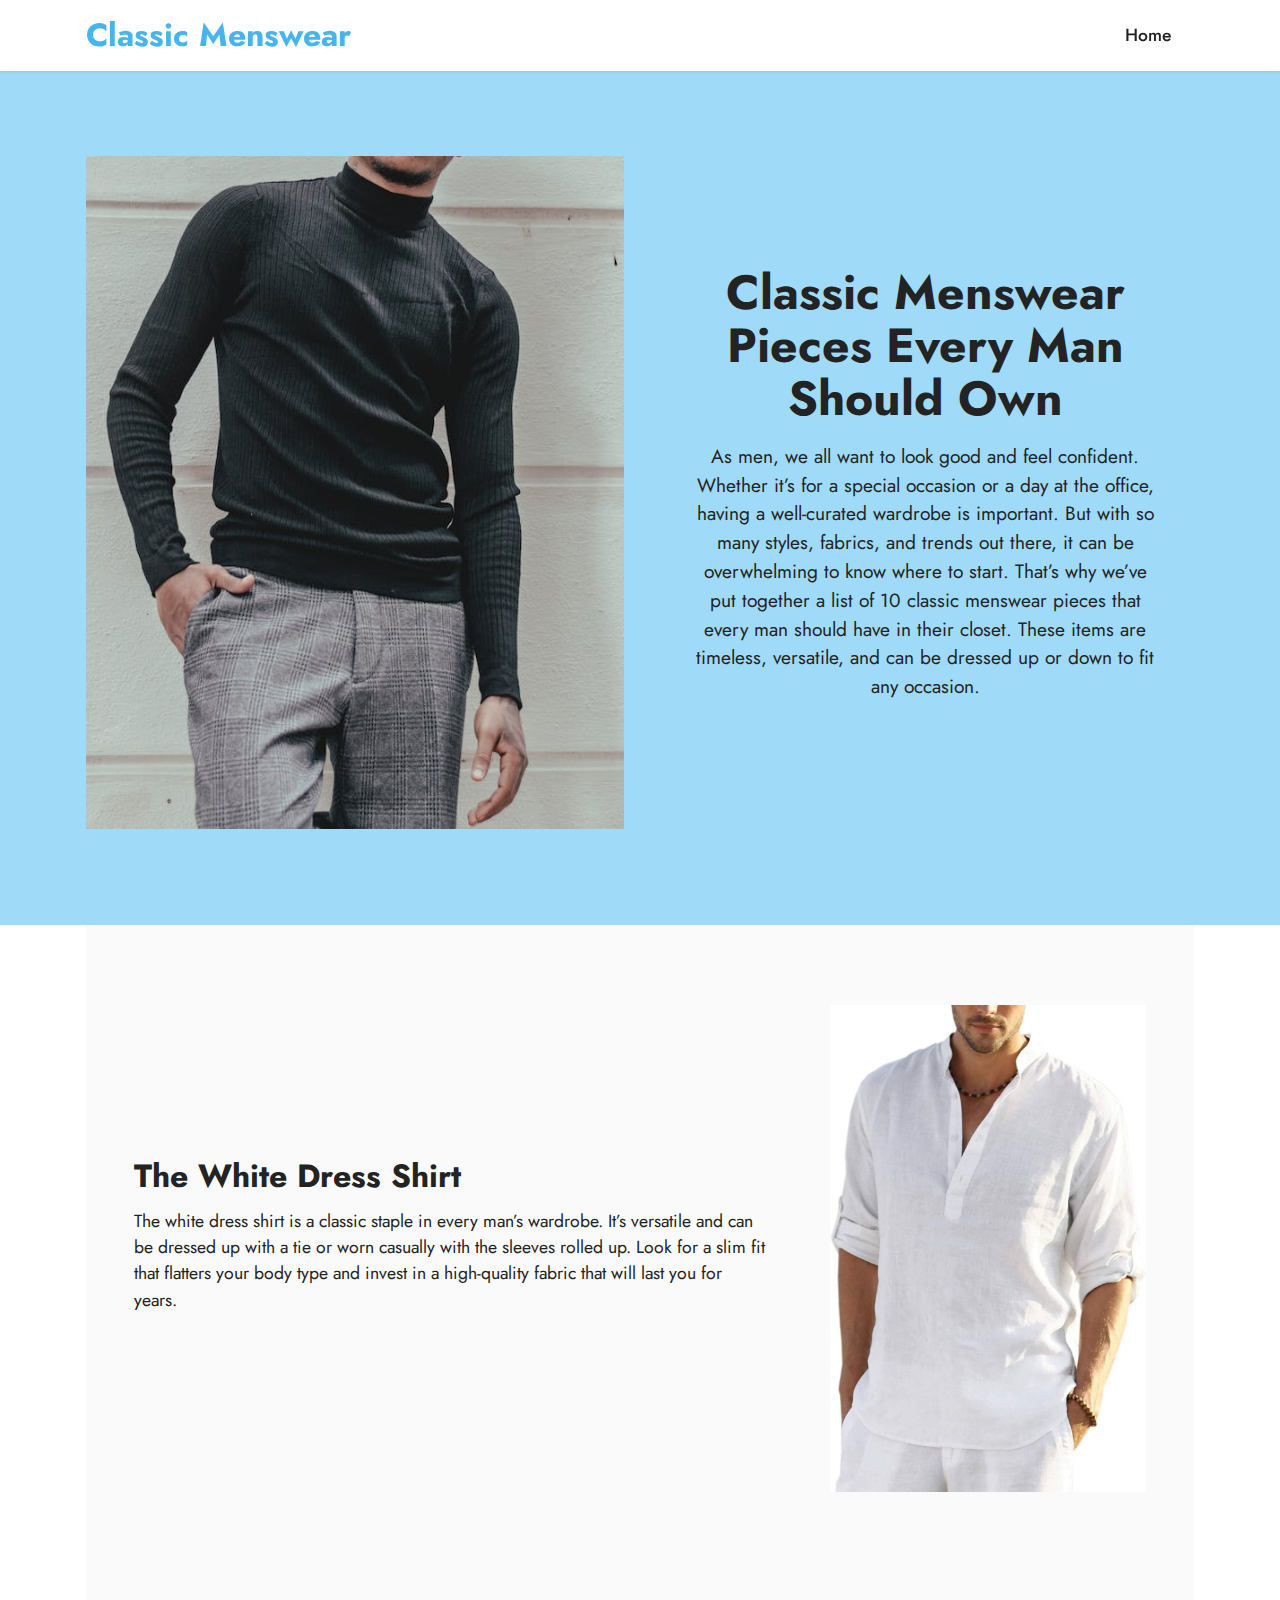
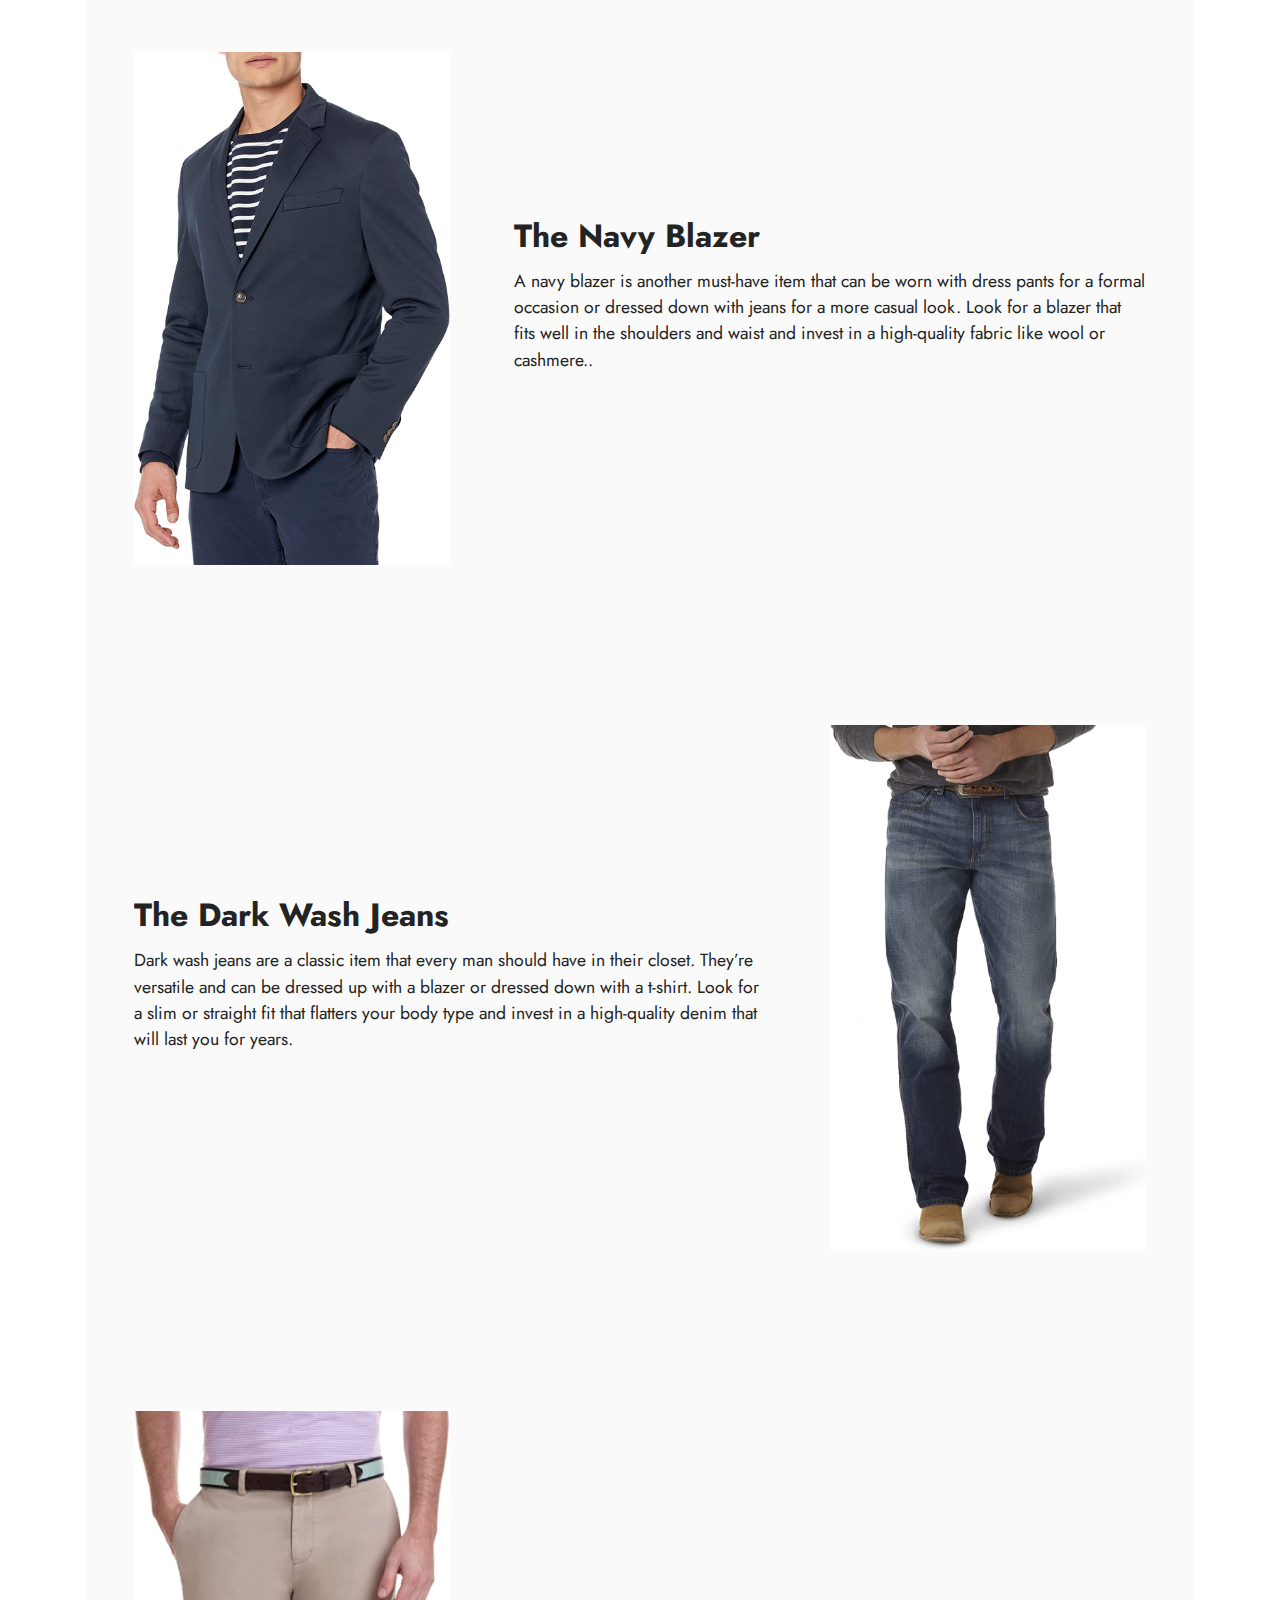
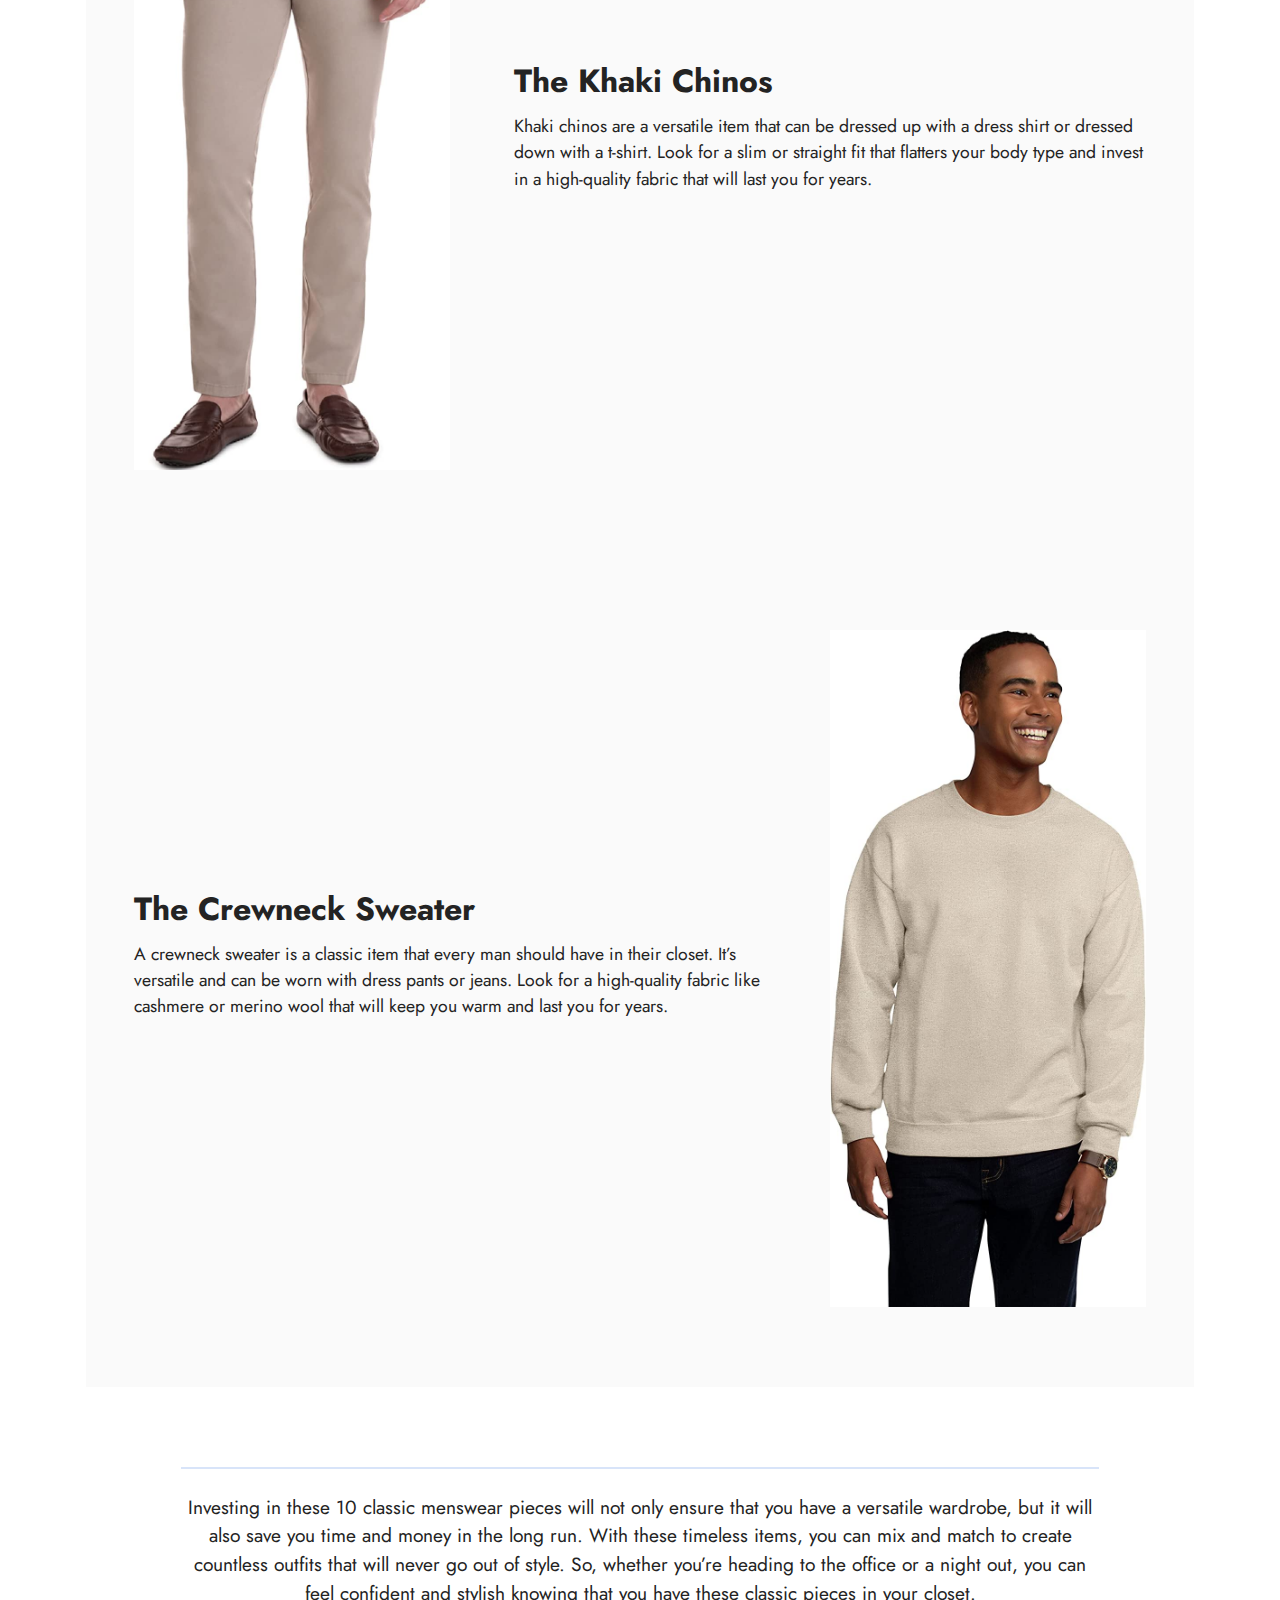
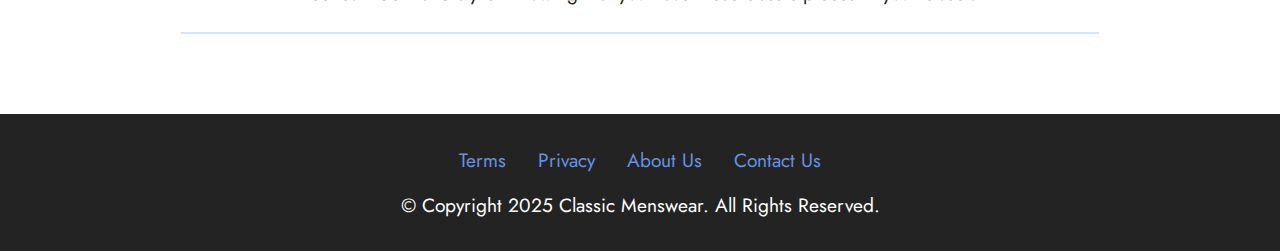
<file: index.html>
<!DOCTYPE html>
<html  >
<head>
  <!-- Site made with Mobirise Website Builder v5.8.0, https://mobirise.com -->
  <meta charset="UTF-8">
  <meta http-equiv="X-UA-Compatible" content="IE=edge">
  <meta name="generator" content="Mobirise v5.8.0, mobirise.com">
  <meta name="viewport" content="width=device-width, initial-scale=1, minimum-scale=1">
  <link rel="shortcut icon" href="assets/images/logo.png" type="image/x-icon">
  <meta name="description" content="">
  
  
  <title>Home</title>
  <link rel="stylesheet" href="assets/bootstrap/css/bootstrap.min.css">
  <link rel="stylesheet" href="assets/bootstrap/css/bootstrap-grid.min.css">
  <link rel="stylesheet" href="assets/bootstrap/css/bootstrap-reboot.min.css">
  <link rel="stylesheet" href="assets/dropdown/css/style.css">
  <link rel="stylesheet" href="assets/socicon/css/styles.css">
  <link rel="stylesheet" href="assets/theme/css/style.css">
  <link rel="preload" href="https://fonts.googleapis.com/css?family=Jost:100,200,300,400,500,600,700,800,900,100i,200i,300i,400i,500i,600i,700i,800i,900i&display=swap" as="style" onload="this.onload=null;this.rel='stylesheet'">
  <noscript><link rel="stylesheet" href="https://fonts.googleapis.com/css?family=Jost:100,200,300,400,500,600,700,800,900,100i,200i,300i,400i,500i,600i,700i,800i,900i&display=swap"></noscript>
  <link rel="preload" as="style" href="assets/mobirise/css/mbr-additional.css"><link rel="stylesheet" href="assets/mobirise/css/mbr-additional.css" type="text/css">

  
  
  
</head>
<body>
  
  <section data-bs-version="5.1" class="menu menu2 cid-tyAH1k1AGv" once="menu" id="menu2-1">
    
    <nav class="navbar navbar-dropdown navbar-fixed-top navbar-expand-lg">
        <div class="container">
            <div class="navbar-brand">
                
                <span class="navbar-caption-wrap"><a class="navbar-caption text-info display-5" href="index.html">Classic Menswear&nbsp;</a></span>
            </div>
            <button class="navbar-toggler" type="button" data-toggle="collapse" data-bs-toggle="collapse" data-target="#navbarSupportedContent" data-bs-target="#navbarSupportedContent" aria-controls="navbarNavAltMarkup" aria-expanded="false" aria-label="Toggle navigation">
                <div class="hamburger">
                    <span></span>
                    <span></span>
                    <span></span>
                    <span></span>
                </div>
            </button>
            <div class="collapse navbar-collapse" id="navbarSupportedContent">
                <ul class="navbar-nav nav-dropdown nav-right" data-app-modern-menu="true"><li class="nav-item"><a class="nav-link link text-black text-primary display-4" href="index.html">Home</a>
                    </li></ul>
                
                
            </div>
        </div>
    </nav>
</section>

<section data-bs-version="5.1" class="header11 cid-tyAGT6BA6w" id="header11-0">

    

    
    

    <div class="container">
        <div class="row justify-content-center">
            <div class="col-12 col-md-6 image-wrapper">
                <img class="w-100" src="assets/images/pexels-photo-2897529.jpeg" alt="Mobirise Website Builder">
            </div>
            <div class="col-12 col-md">
                <div class="text-wrapper text-center">
                    <h1 class="mbr-section-title mbr-fonts-style mb-3 display-2"><strong>Classic Menswear Pieces Every Man Should Own</strong></h1>
                    <p class="mbr-text mbr-fonts-style display-7">
                        As men, we all want to look good and feel confident. Whether it’s for a special occasion or a day at the office, having a well-curated wardrobe is important. But with so many styles, fabrics, and trends out there, it can be overwhelming to know where to start. That’s why we’ve put together a list of 10 classic menswear pieces that every man should have in their closet. These items are timeless, versatile, and can be dressed up or down to fit any occasion.</p>
                    
                </div>
            </div>
        </div>
    </div>
</section>

<section data-bs-version="5.1" class="features15 cid-tyAHawVXa1" id="features16-2">

    

    
    
    <div class="container">
        <div class="content-wrapper">
            <div class="row align-items-center">
                <div class="col-12 col-lg">
                    <div class="text-wrapper">
                        <h6 class="card-title mbr-fonts-style display-5"><strong>The White Dress Shirt</strong></h6>
                        <p class="mbr-text mbr-fonts-style mb-4 display-4">
                            The white dress shirt is a classic staple in every man’s wardrobe. It’s versatile and can be dressed up with a tie or worn casually with the sleeves rolled up. Look for a slim fit that flatters your body type and invest in a high-quality fabric that will last you for years.</p>
                        
                    </div>
                </div>
                <div class="col-12 col-lg-4">
                    <div class="image-wrapper">
                        <img src="assets/images/615cby-dcil.-ac-ul1500-.jpg" alt="Mobirise Website Builder">
                    </div>
                </div>
            </div>
        </div>
    </div>
</section>

<section data-bs-version="5.1" class="features16 cid-tyAHbzS8YP" id="features17-3">
    

    
    
    <div class="container">
        <div class="content-wrapper">
            <div class="row align-items-center">
                <div class="col-12 col-lg-4">
                    <div class="image-wrapper">
                        <img src="assets/images/817tmpe83hl.-ac-ul1500-.jpg" alt="Mobirise Website Builder">
                    </div>
                </div>
                <div class="col-12 col-lg">
                    <div class="text-wrapper">
                        <h6 class="card-title mbr-fonts-style display-5"><strong>The Navy Blazer</strong></h6>
                        <p class="mbr-text mbr-fonts-style mb-4 display-4">
                            A navy blazer is another must-have item that can be worn with dress pants for a formal occasion or dressed down with jeans for a more casual look. Look for a blazer that fits well in the shoulders and waist and invest in a high-quality fabric like wool or cashmere..</p>
                        
                    </div>
                </div>
            </div>
        </div>
    </div>
</section>

<section data-bs-version="5.1" class="features15 cid-tyAHbQiHHc" id="features16-4">

    

    
    
    <div class="container">
        <div class="content-wrapper">
            <div class="row align-items-center">
                <div class="col-12 col-lg">
                    <div class="text-wrapper">
                        <h6 class="card-title mbr-fonts-style display-5"><strong>The Dark Wash Jeans</strong></h6>
                        <p class="mbr-text mbr-fonts-style mb-4 display-4">
                            Dark wash jeans are a classic item that every man should have in their closet. They’re versatile and can be dressed up with a blazer or dressed down with a t-shirt. Look for a slim or straight fit that flatters your body type and invest in a high-quality denim that will last you for years.</p>
                        
                    </div>
                </div>
                <div class="col-12 col-lg-4">
                    <div class="image-wrapper">
                        <img src="assets/images/61f6uopavol.-ac-ul1500-.jpg" alt="Mobirise Website Builder">
                    </div>
                </div>
            </div>
        </div>
    </div>
</section>

<section data-bs-version="5.1" class="features16 cid-tyAHc7JMtd" id="features17-5">
    

    
    
    <div class="container">
        <div class="content-wrapper">
            <div class="row align-items-center">
                <div class="col-12 col-lg-4">
                    <div class="image-wrapper">
                        <img src="assets/images/61czvkhzrml.-ac-ul1500-.jpg" alt="Mobirise Website Builder">
                    </div>
                </div>
                <div class="col-12 col-lg">
                    <div class="text-wrapper">
                        <h6 class="card-title mbr-fonts-style display-5"><strong>The Khaki Chinos</strong></h6>
                        <p class="mbr-text mbr-fonts-style mb-4 display-4">
                            Khaki chinos are a versatile item that can be dressed up with a dress shirt or dressed down with a t-shirt. Look for a slim or straight fit that flatters your body type and invest in a high-quality fabric that will last you for years.</p>
                        
                    </div>
                </div>
            </div>
        </div>
    </div>
</section>

<section data-bs-version="5.1" class="features15 cid-tyAHcNjbZI" id="features16-6">

    

    
    
    <div class="container">
        <div class="content-wrapper">
            <div class="row align-items-center">
                <div class="col-12 col-lg">
                    <div class="text-wrapper">
                        <h6 class="card-title mbr-fonts-style display-5"><strong>The Crewneck Sweater</strong></h6>
                        <p class="mbr-text mbr-fonts-style mb-4 display-4">
                            A crewneck sweater is a classic item that every man should have in their closet. It’s versatile and can be worn with dress pants or jeans. Look for a high-quality fabric like cashmere or merino wool that will keep you warm and last you for years.</p>
                        
                    </div>
                </div>
                <div class="col-12 col-lg-4">
                    <div class="image-wrapper">
                        <img src="assets/images/81vhz2bv8xl.-ac-ul1500-.jpg" alt="Mobirise Website Builder">
                    </div>
                </div>
            </div>
        </div>
    </div>
</section>

<section data-bs-version="5.1" class="content6 cid-tyAHnRoU1Y" id="content6-7">
    
    <div class="container">
        <div class="row justify-content-center">
            <div class="col-md-12 col-lg-10">
                <hr class="line">
                <p class="mbr-text align-center mbr-fonts-style my-4 display-7">Investing in these 10 classic menswear pieces will not only ensure that you have a versatile wardrobe, but it will also save you time and money in the long run. With these timeless items, you can mix and match to create countless outfits that will never go out of style. So, whether you’re heading to the office or a night out, you can feel confident and stylish knowing that you have these classic pieces in your closet.</p>
                <hr class="line">
            </div>
        </div>
    </div>
</section>

<section data-bs-version="5.1" class="footer3 cid-tyAHrxbBAC" once="footers" id="footer3-8">

    

    

    <div class="container">
        <div class="media-container-row align-center mbr-white">
            <div class="row row-links">
                <ul class="foot-menu">
                    
                    
                    
                    
                    
                <li class="foot-menu-item mbr-fonts-style display-7"><a href="page1.html" class="text-primary">Terms</a></li><li class="foot-menu-item mbr-fonts-style display-7"><a href="page2.html" class="text-primary">Privacy</a></li><li class="foot-menu-item mbr-fonts-style display-7"><a href="page3.html" class="text-primary">About Us</a></li><li class="foot-menu-item mbr-fonts-style display-7"><a href="page4.html" class="text-primary">Contact Us</a></li></ul>
            </div>
            
            <div class="row row-copirayt">
                <p class="mbr-text mb-0 mbr-fonts-style mbr-white align-center display-7">
                    © Copyright 2025 Classic Menswear. All Rights Reserved.
                </p>
            </div>
        </div>
    </div>
  
  
</body>
</html>
</file>
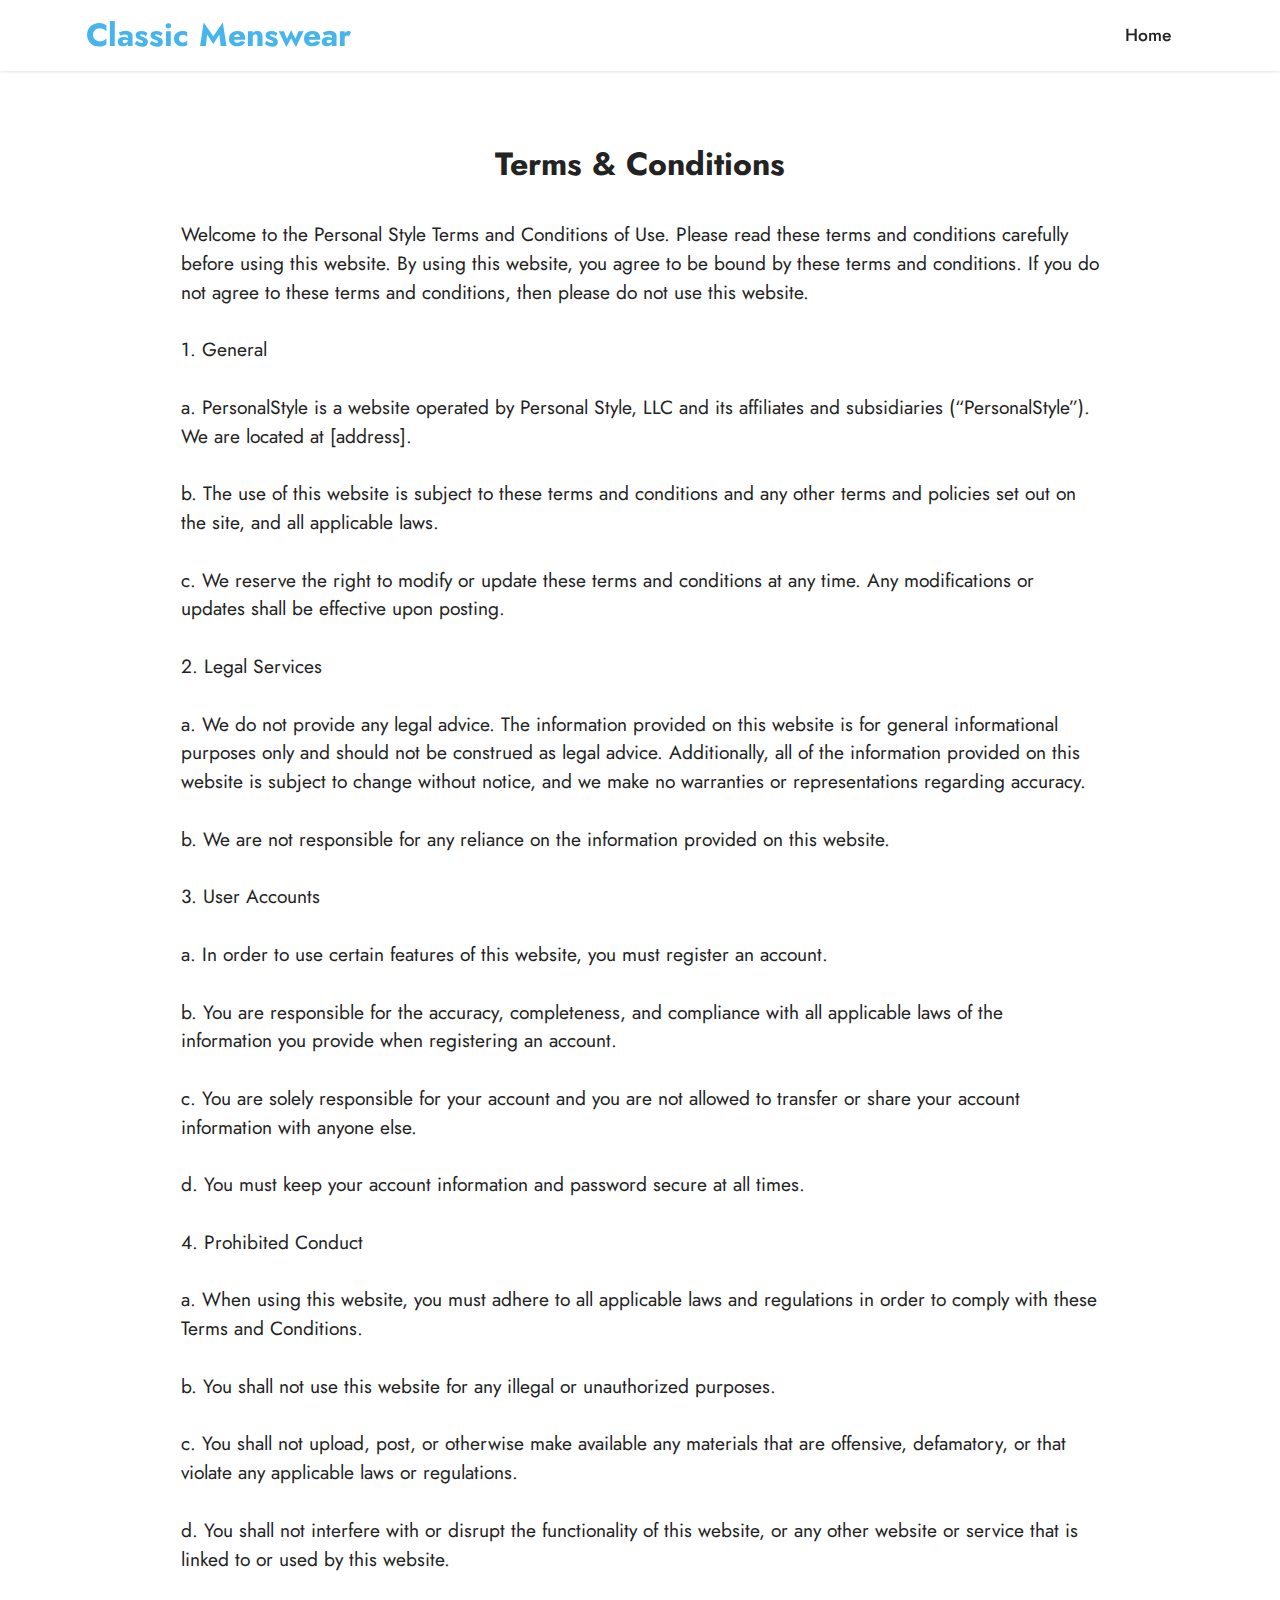
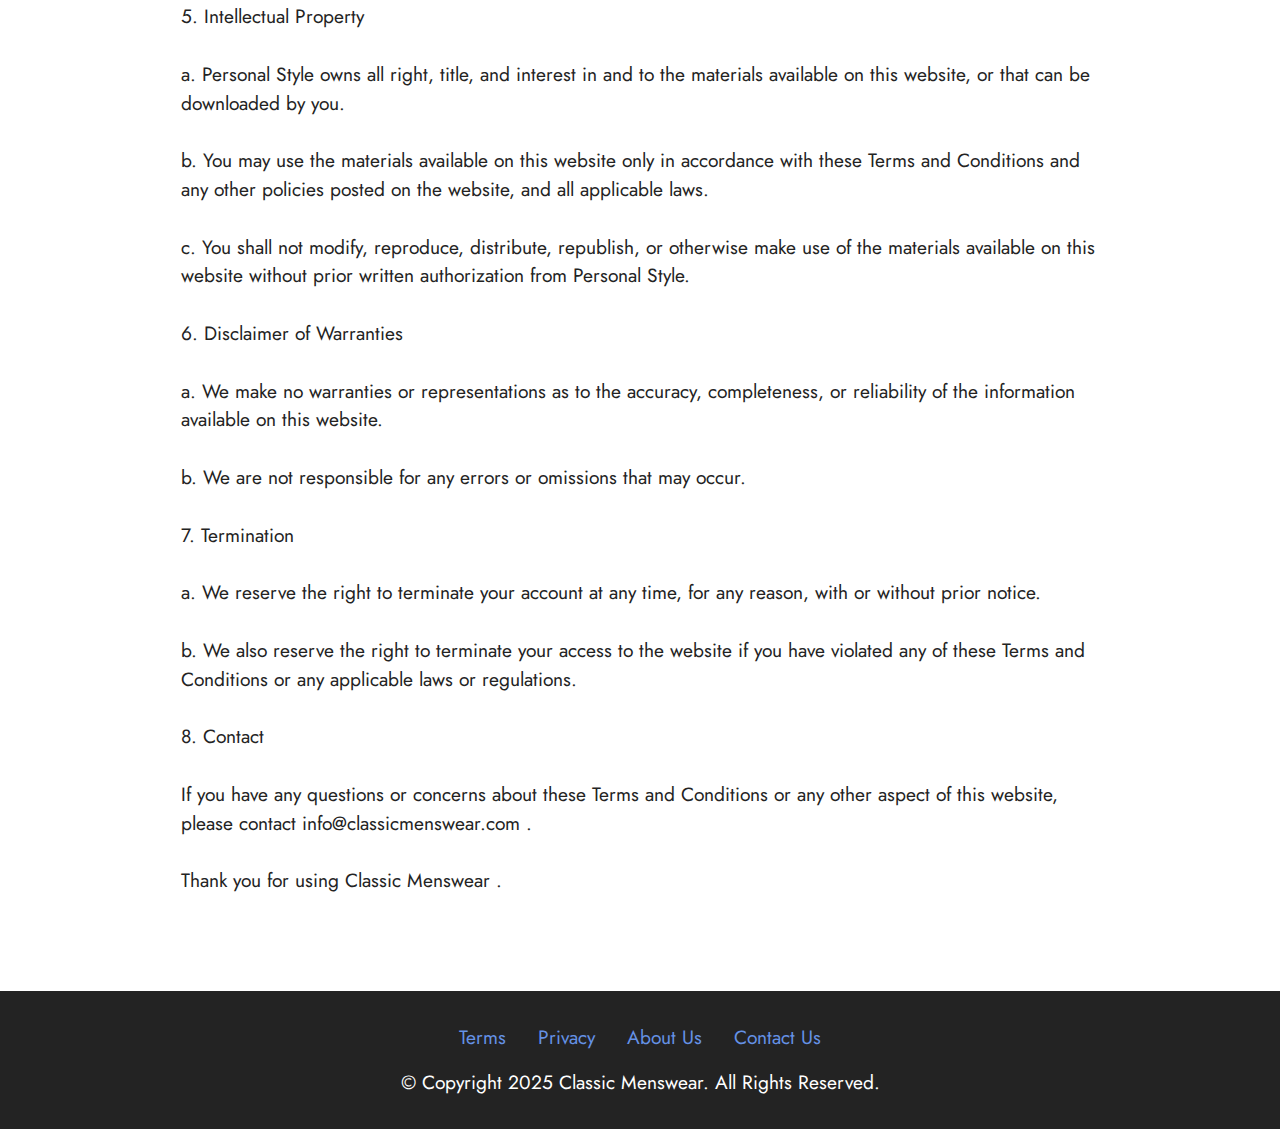
<file: page1.html>
<!DOCTYPE html>
<html  >
<head>
  <!-- Site made with Mobirise Website Builder v5.8.0, https://mobirise.com -->
  <meta charset="UTF-8">
  <meta http-equiv="X-UA-Compatible" content="IE=edge">
  <meta name="generator" content="Mobirise v5.8.0, mobirise.com">
  <meta name="viewport" content="width=device-width, initial-scale=1, minimum-scale=1">
  <link rel="shortcut icon" href="assets/images/logo.png" type="image/x-icon">
  <meta name="description" content="">
  
  
  <title>Terms &amp; Conditions</title>
  <link rel="stylesheet" href="assets/bootstrap/css/bootstrap.min.css">
  <link rel="stylesheet" href="assets/bootstrap/css/bootstrap-grid.min.css">
  <link rel="stylesheet" href="assets/bootstrap/css/bootstrap-reboot.min.css">
  <link rel="stylesheet" href="assets/dropdown/css/style.css">
  <link rel="stylesheet" href="assets/socicon/css/styles.css">
  <link rel="stylesheet" href="assets/theme/css/style.css">
  <link rel="preload" href="https://fonts.googleapis.com/css?family=Jost:100,200,300,400,500,600,700,800,900,100i,200i,300i,400i,500i,600i,700i,800i,900i&display=swap" as="style" onload="this.onload=null;this.rel='stylesheet'">
  <noscript><link rel="stylesheet" href="https://fonts.googleapis.com/css?family=Jost:100,200,300,400,500,600,700,800,900,100i,200i,300i,400i,500i,600i,700i,800i,900i&display=swap"></noscript>
  <link rel="preload" as="style" href="assets/mobirise/css/mbr-additional.css"><link rel="stylesheet" href="assets/mobirise/css/mbr-additional.css" type="text/css">

  
  
  
</head>
<body>
  
  <section data-bs-version="5.1" class="menu menu2 cid-tyAH1k1AGv" once="menu" id="menu2-9">
    
    <nav class="navbar navbar-dropdown navbar-fixed-top navbar-expand-lg">
        <div class="container">
            <div class="navbar-brand">
                
                <span class="navbar-caption-wrap"><a class="navbar-caption text-info display-5" href="index.html">Classic Menswear&nbsp;</a></span>
            </div>
            <button class="navbar-toggler" type="button" data-toggle="collapse" data-bs-toggle="collapse" data-target="#navbarSupportedContent" data-bs-target="#navbarSupportedContent" aria-controls="navbarNavAltMarkup" aria-expanded="false" aria-label="Toggle navigation">
                <div class="hamburger">
                    <span></span>
                    <span></span>
                    <span></span>
                    <span></span>
                </div>
            </button>
            <div class="collapse navbar-collapse" id="navbarSupportedContent">
                <ul class="navbar-nav nav-dropdown nav-right" data-app-modern-menu="true"><li class="nav-item"><a class="nav-link link text-black text-primary display-4" href="index.html">Home</a>
                    </li></ul>
                
                
            </div>
        </div>
    </nav>
</section>

<section data-bs-version="5.1" class="content5 cid-tyMiNVmHDf" id="content5-h">
    
    <div class="container">
        <div class="row justify-content-center">
            <div class="col-md-12 col-lg-10">
                
                <h4 class="mbr-section-subtitle mbr-fonts-style mb-4 display-5"><strong>Terms &amp; Conditions</strong></h4>
                <p class="mbr-text mbr-fonts-style display-7">Welcome to the Personal Style Terms and Conditions of Use. Please read these terms and conditions carefully before using this website. By using this website, you agree to be bound by these terms and conditions. If you do not agree to these terms and conditions, then please do not use this website.
<br>
<br>1. General
<br>
<br>a. PersonalStyle is a website operated by Personal Style, LLC and its affiliates and subsidiaries (“PersonalStyle”). We are located at [address].
<br>
<br>b. The use of this website is subject to these terms and conditions and any other terms and policies set out on the site, and all applicable laws.
<br>
<br>c. We reserve the right to modify or update these terms and conditions at any time. Any modifications or updates shall be effective upon posting.
<br>
<br>2. Legal Services
<br>
<br>a. We do not provide any legal advice. The information provided on this website is for general informational purposes only and should not be construed as legal advice. Additionally, all of the information provided on this website is subject to change without notice, and we make no warranties or representations regarding accuracy.
<br>
<br>b. We are not responsible for any reliance on the information provided on this website.
<br>
<br>3. User Accounts
<br>
<br>a. In order to use certain features of this website, you must register an account.
<br>
<br>b. You are responsible for the accuracy, completeness, and compliance with all applicable laws of the information you provide when registering an account.
<br>
<br>c. You are solely responsible for your account and you are not allowed to transfer or share your account information with anyone else.
<br>
<br>d. You must keep your account information and password secure at all times.
<br>
<br>4. Prohibited Conduct
<br>
<br>a. When using this website, you must adhere to all applicable laws and regulations in order to comply with these Terms and Conditions.
<br>
<br>b. You shall not use this website for any illegal or unauthorized purposes.
<br>
<br>c. You shall not upload, post, or otherwise make available any materials that are offensive, defamatory, or that violate any applicable laws or regulations.
<br>
<br>d. You shall not interfere with or disrupt the functionality of this website, or any other website or service that is linked to or used by this website.
<br>
<br>5. Intellectual Property
<br>
<br>a. Personal Style owns all right, title, and interest in and to the materials available on this website, or that can be downloaded by you.
<br>
<br>b. You may use the materials available on this website only in accordance with these Terms and Conditions and any other policies posted on the website, and all applicable laws.
<br>
<br>c. You shall not modify, reproduce, distribute, republish, or otherwise make use of the materials available on this website without prior written authorization from Personal Style.
<br>
<br>6. Disclaimer of Warranties
<br>
<br>a. We make no warranties or representations as to the accuracy, completeness, or reliability of the information available on this website.
<br>
<br>b. We are not responsible for any errors or omissions that may occur.
<br>
<br>7. Termination
<br>
<br>a. We reserve the right to terminate your account at any time, for any reason, with or without prior notice.
<br>
<br>b. We also reserve the right to terminate your access to the website if you have violated any of these Terms and Conditions or any applicable laws or regulations.
<br>
<br>8. Contact
<br>
<br>If you have any questions or concerns about these Terms and Conditions or any other aspect of this website, please contact info@classicmenswear.com .
<br>
<br>Thank you for using Classic Menswear .</p>
            </div>
        </div>
    </div>
</section>

<section data-bs-version="5.1" class="footer3 cid-tyAHrxbBAC" once="footers" id="footer3-a">

    

    

    <div class="container">
        <div class="media-container-row align-center mbr-white">
            <div class="row row-links">
                <ul class="foot-menu">
                    
                    
                    
                    
                    
                <li class="foot-menu-item mbr-fonts-style display-7"><a href="page1.html" class="text-primary">Terms</a></li><li class="foot-menu-item mbr-fonts-style display-7"><a href="page2.html" class="text-primary">Privacy</a></li><li class="foot-menu-item mbr-fonts-style display-7"><a href="page3.html" class="text-primary">About Us</a></li><li class="foot-menu-item mbr-fonts-style display-7"><a href="page4.html" class="text-primary">Contact Us</a></li></ul>
            </div>
            
            <div class="row row-copirayt">
                <p class="mbr-text mb-0 mbr-fonts-style mbr-white align-center display-7">
                    © Copyright 2025 Classic Menswear. All Rights Reserved.
                </p>
            </div>
        </div>
    </div>
  
  
</body>
</html>
</file>
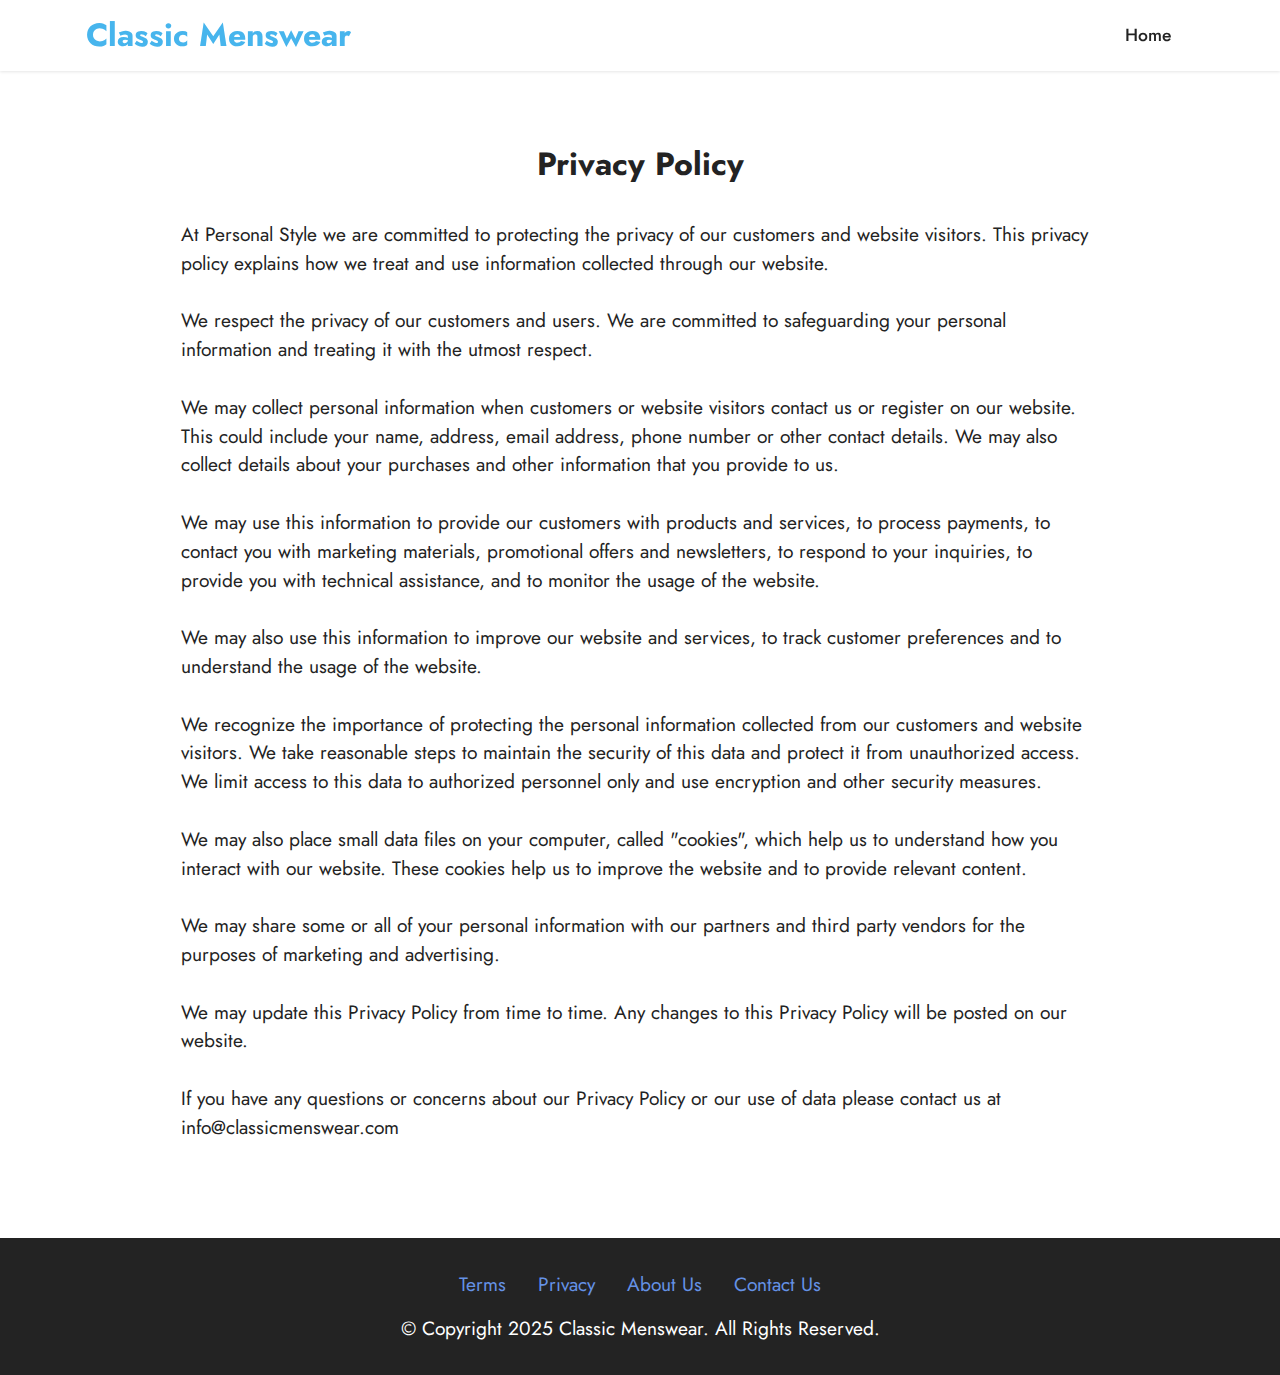
<file: page2.html>
<!DOCTYPE html>
<html  >
<head>
  <!-- Site made with Mobirise Website Builder v5.8.0, https://mobirise.com -->
  <meta charset="UTF-8">
  <meta http-equiv="X-UA-Compatible" content="IE=edge">
  <meta name="generator" content="Mobirise v5.8.0, mobirise.com">
  <meta name="viewport" content="width=device-width, initial-scale=1, minimum-scale=1">
  <link rel="shortcut icon" href="assets/images/logo.png" type="image/x-icon">
  <meta name="description" content="">
  
  
  <title>Privacy Policy</title>
  <link rel="stylesheet" href="assets/bootstrap/css/bootstrap.min.css">
  <link rel="stylesheet" href="assets/bootstrap/css/bootstrap-grid.min.css">
  <link rel="stylesheet" href="assets/bootstrap/css/bootstrap-reboot.min.css">
  <link rel="stylesheet" href="assets/dropdown/css/style.css">
  <link rel="stylesheet" href="assets/socicon/css/styles.css">
  <link rel="stylesheet" href="assets/theme/css/style.css">
  <link rel="preload" href="https://fonts.googleapis.com/css?family=Jost:100,200,300,400,500,600,700,800,900,100i,200i,300i,400i,500i,600i,700i,800i,900i&display=swap" as="style" onload="this.onload=null;this.rel='stylesheet'">
  <noscript><link rel="stylesheet" href="https://fonts.googleapis.com/css?family=Jost:100,200,300,400,500,600,700,800,900,100i,200i,300i,400i,500i,600i,700i,800i,900i&display=swap"></noscript>
  <link rel="preload" as="style" href="assets/mobirise/css/mbr-additional.css"><link rel="stylesheet" href="assets/mobirise/css/mbr-additional.css" type="text/css">

  
  
  
</head>
<body>
  
  <section data-bs-version="5.1" class="menu menu2 cid-tyAH1k1AGv" once="menu" id="menu2-b">
    
    <nav class="navbar navbar-dropdown navbar-fixed-top navbar-expand-lg">
        <div class="container">
            <div class="navbar-brand">
                
                <span class="navbar-caption-wrap"><a class="navbar-caption text-info display-5" href="index.html">Classic Menswear&nbsp;</a></span>
            </div>
            <button class="navbar-toggler" type="button" data-toggle="collapse" data-bs-toggle="collapse" data-target="#navbarSupportedContent" data-bs-target="#navbarSupportedContent" aria-controls="navbarNavAltMarkup" aria-expanded="false" aria-label="Toggle navigation">
                <div class="hamburger">
                    <span></span>
                    <span></span>
                    <span></span>
                    <span></span>
                </div>
            </button>
            <div class="collapse navbar-collapse" id="navbarSupportedContent">
                <ul class="navbar-nav nav-dropdown nav-right" data-app-modern-menu="true"><li class="nav-item"><a class="nav-link link text-black text-primary display-4" href="index.html">Home</a>
                    </li></ul>
                
                
            </div>
        </div>
    </nav>
</section>

<section data-bs-version="5.1" class="content5 cid-tyMjgmWPgE" id="content5-i">
    
    <div class="container">
        <div class="row justify-content-center">
            <div class="col-md-12 col-lg-10">
                
                <h4 class="mbr-section-subtitle mbr-fonts-style mb-4 display-5"><strong>Privacy Policy</strong></h4>
                <p class="mbr-text mbr-fonts-style display-7">At Personal Style we are committed to protecting the privacy of our customers and website visitors. This privacy policy explains how we treat and use information collected through our website.
<br>
<br>We respect the privacy of our customers and users. We are committed to safeguarding your personal information and treating it with the utmost respect.
<br>
<br>We may collect personal information when customers or website visitors contact us or register on our website. This could include your name, address, email address, phone number or other contact details. We may also collect details about your purchases and other information that you provide to us.
<br>
<br>We may use this information to provide our customers with products and services, to process payments, to contact you with marketing materials, promotional offers and newsletters, to respond to your inquiries, to provide you with technical assistance, and to monitor the usage of the website.
<br>
<br>We may also use this information to improve our website and services, to track customer preferences and to understand the usage of the website.
<br>
<br>We recognize the importance of protecting the personal information collected from our customers and website visitors. We take reasonable steps to maintain the security of this data and protect it from unauthorized access. We limit access to this data to authorized personnel only and use encryption and other security measures.
<br>
<br>We may also place small data files on your computer, called "cookies", which help us to understand how you interact with our website. These cookies help us to improve the website and to provide relevant content.
<br>
<br>We may share some or all of your personal information with our partners and third party vendors for the purposes of marketing and advertising.
<br>
<br>We may update this Privacy Policy from time to time. Any changes to this Privacy Policy will be posted on our website.
<br>
<br>If you have any questions or concerns about our Privacy Policy or our use of data please contact us at info@classicmenswear.com</p>
            </div>
        </div>
    </div>
</section>

<section data-bs-version="5.1" class="footer3 cid-tyAHrxbBAC" once="footers" id="footer3-c">

    

    

    <div class="container">
        <div class="media-container-row align-center mbr-white">
            <div class="row row-links">
                <ul class="foot-menu">
                    
                    
                    
                    
                    
                <li class="foot-menu-item mbr-fonts-style display-7"><a href="page1.html" class="text-primary">Terms</a></li><li class="foot-menu-item mbr-fonts-style display-7"><a href="page2.html" class="text-primary">Privacy</a></li><li class="foot-menu-item mbr-fonts-style display-7"><a href="page3.html" class="text-primary">About Us</a></li><li class="foot-menu-item mbr-fonts-style display-7"><a href="page4.html" class="text-primary">Contact Us</a></li></ul>
            </div>
            
            <div class="row row-copirayt">
                <p class="mbr-text mb-0 mbr-fonts-style mbr-white align-center display-7">
                    © Copyright 2025 Classic Menswear. All Rights Reserved.
                </p>
            </div>
        </div>
    </div>
  
  
</body>
</html>
</file>
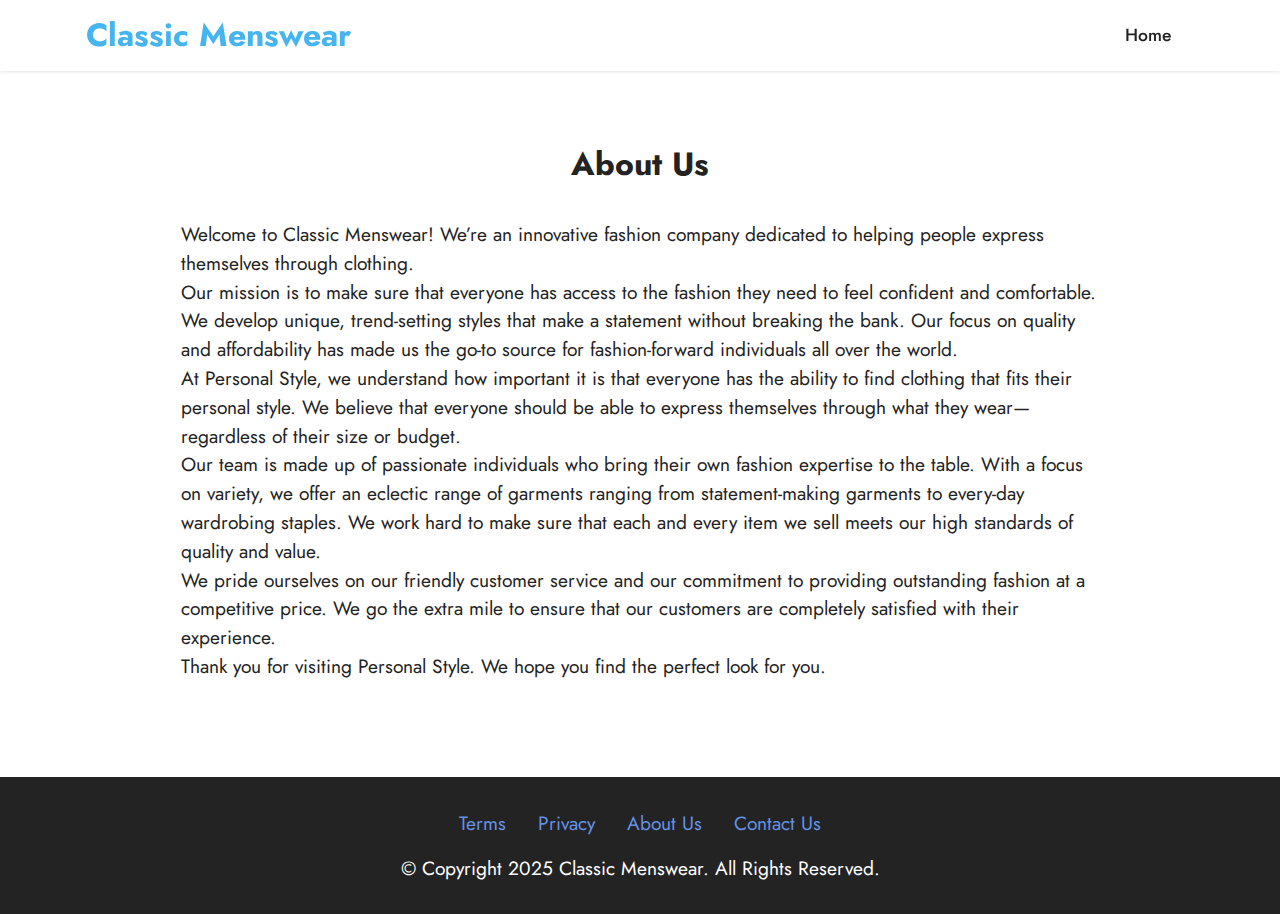
<file: page3.html>
<!DOCTYPE html>
<html  >
<head>
  <!-- Site made with Mobirise Website Builder v5.8.0, https://mobirise.com -->
  <meta charset="UTF-8">
  <meta http-equiv="X-UA-Compatible" content="IE=edge">
  <meta name="generator" content="Mobirise v5.8.0, mobirise.com">
  <meta name="viewport" content="width=device-width, initial-scale=1, minimum-scale=1">
  <link rel="shortcut icon" href="assets/images/logo.png" type="image/x-icon">
  <meta name="description" content="">
  
  
  <title>About Us</title>
  <link rel="stylesheet" href="assets/bootstrap/css/bootstrap.min.css">
  <link rel="stylesheet" href="assets/bootstrap/css/bootstrap-grid.min.css">
  <link rel="stylesheet" href="assets/bootstrap/css/bootstrap-reboot.min.css">
  <link rel="stylesheet" href="assets/dropdown/css/style.css">
  <link rel="stylesheet" href="assets/socicon/css/styles.css">
  <link rel="stylesheet" href="assets/theme/css/style.css">
  <link rel="preload" href="https://fonts.googleapis.com/css?family=Jost:100,200,300,400,500,600,700,800,900,100i,200i,300i,400i,500i,600i,700i,800i,900i&display=swap" as="style" onload="this.onload=null;this.rel='stylesheet'">
  <noscript><link rel="stylesheet" href="https://fonts.googleapis.com/css?family=Jost:100,200,300,400,500,600,700,800,900,100i,200i,300i,400i,500i,600i,700i,800i,900i&display=swap"></noscript>
  <link rel="preload" as="style" href="assets/mobirise/css/mbr-additional.css"><link rel="stylesheet" href="assets/mobirise/css/mbr-additional.css" type="text/css">

  
  
  
</head>
<body>
  
  <section data-bs-version="5.1" class="menu menu2 cid-tyAH1k1AGv" once="menu" id="menu2-d">
    
    <nav class="navbar navbar-dropdown navbar-fixed-top navbar-expand-lg">
        <div class="container">
            <div class="navbar-brand">
                
                <span class="navbar-caption-wrap"><a class="navbar-caption text-info display-5" href="index.html">Classic Menswear&nbsp;</a></span>
            </div>
            <button class="navbar-toggler" type="button" data-toggle="collapse" data-bs-toggle="collapse" data-target="#navbarSupportedContent" data-bs-target="#navbarSupportedContent" aria-controls="navbarNavAltMarkup" aria-expanded="false" aria-label="Toggle navigation">
                <div class="hamburger">
                    <span></span>
                    <span></span>
                    <span></span>
                    <span></span>
                </div>
            </button>
            <div class="collapse navbar-collapse" id="navbarSupportedContent">
                <ul class="navbar-nav nav-dropdown nav-right" data-app-modern-menu="true"><li class="nav-item"><a class="nav-link link text-black text-primary display-4" href="index.html">Home</a>
                    </li></ul>
                
                
            </div>
        </div>
    </nav>
</section>

<section data-bs-version="5.1" class="content5 cid-tyMjP9ISnG" id="content5-j">
    
    <div class="container">
        <div class="row justify-content-center">
            <div class="col-md-12 col-lg-10">
                
                <h4 class="mbr-section-subtitle mbr-fonts-style mb-4 display-5"><strong>About Us</strong></h4>
                <p class="mbr-text mbr-fonts-style display-7">Welcome to Classic Menswear! We’re an innovative fashion company dedicated to helping people express themselves through clothing.
<br>Our mission is to make sure that everyone has access to the fashion they need to feel confident and comfortable. We develop unique, trend-setting styles that make a statement without breaking the bank. Our focus on quality and affordability has made us the go-to source for fashion-forward individuals all over the world.
<br>At Personal Style, we understand how important it is that everyone has the ability to find clothing that fits their personal style. We believe that everyone should be able to express themselves through what they wear—regardless of their size or budget.
<br>Our team is made up of passionate individuals who bring their own fashion expertise to the table. With a focus on variety, we offer an eclectic range of garments ranging from statement-making garments to every-day wardrobing staples. We work hard to make sure that each and every item we sell meets our high standards of quality and value.
<br>We pride ourselves on our friendly customer service and our commitment to providing outstanding fashion at a competitive price. We go the extra mile to ensure that our customers are completely satisfied with their experience.
<br>Thank you for visiting Personal Style. We hope you find the perfect look for you.</p>
            </div>
        </div>
    </div>
</section>

<section data-bs-version="5.1" class="footer3 cid-tyAHrxbBAC" once="footers" id="footer3-e">

    

    

    <div class="container">
        <div class="media-container-row align-center mbr-white">
            <div class="row row-links">
                <ul class="foot-menu">
                    
                    
                    
                    
                    
                <li class="foot-menu-item mbr-fonts-style display-7"><a href="page1.html" class="text-primary">Terms</a></li><li class="foot-menu-item mbr-fonts-style display-7"><a href="page2.html" class="text-primary">Privacy</a></li><li class="foot-menu-item mbr-fonts-style display-7"><a href="page3.html" class="text-primary">About Us</a></li><li class="foot-menu-item mbr-fonts-style display-7"><a href="page4.html" class="text-primary">Contact Us</a></li></ul>
            </div>
            
            <div class="row row-copirayt">
                <p class="mbr-text mb-0 mbr-fonts-style mbr-white align-center display-7">
                    © Copyright 2025 Classic Menswear. All Rights Reserved.
                </p>
            </div>
        </div>
    </div>
  
  
</body>
</html>
</file>
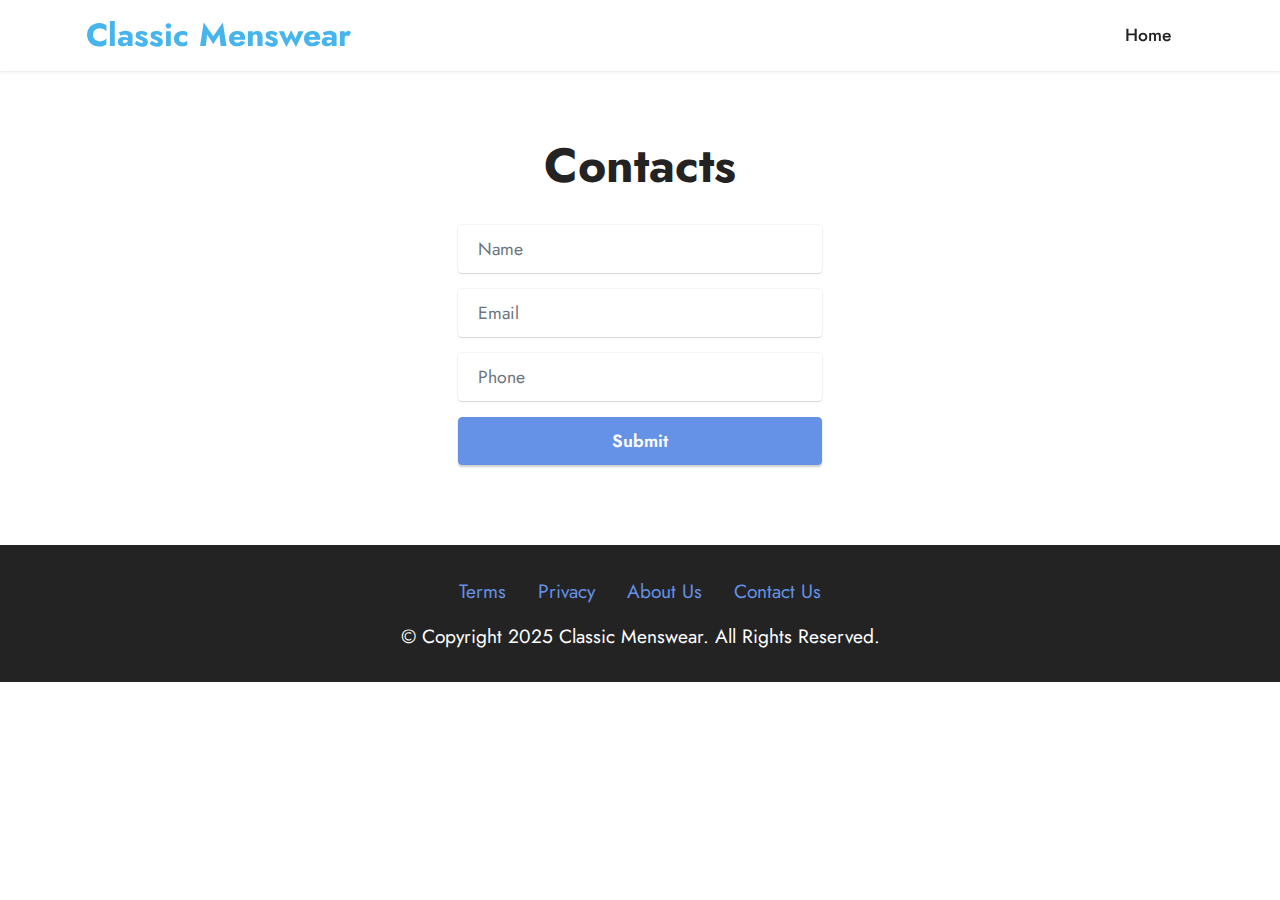
<file: page4.html>
<!DOCTYPE html>
<html  >
<head>
  <!-- Site made with Mobirise Website Builder v5.8.0, https://mobirise.com -->
  <meta charset="UTF-8">
  <meta http-equiv="X-UA-Compatible" content="IE=edge">
  <meta name="generator" content="Mobirise v5.8.0, mobirise.com">
  <meta name="viewport" content="width=device-width, initial-scale=1, minimum-scale=1">
  <link rel="shortcut icon" href="assets/images/logo.png" type="image/x-icon">
  <meta name="description" content="">
  
  
  <title>Contact Us</title>
  <link rel="stylesheet" href="assets/bootstrap/css/bootstrap.min.css">
  <link rel="stylesheet" href="assets/bootstrap/css/bootstrap-grid.min.css">
  <link rel="stylesheet" href="assets/bootstrap/css/bootstrap-reboot.min.css">
  <link rel="stylesheet" href="assets/dropdown/css/style.css">
  <link rel="stylesheet" href="assets/socicon/css/styles.css">
  <link rel="stylesheet" href="assets/theme/css/style.css">
  <link rel="preload" href="https://fonts.googleapis.com/css?family=Jost:100,200,300,400,500,600,700,800,900,100i,200i,300i,400i,500i,600i,700i,800i,900i&display=swap" as="style" onload="this.onload=null;this.rel='stylesheet'">
  <noscript><link rel="stylesheet" href="https://fonts.googleapis.com/css?family=Jost:100,200,300,400,500,600,700,800,900,100i,200i,300i,400i,500i,600i,700i,800i,900i&display=swap"></noscript>
  <link rel="preload" as="style" href="assets/mobirise/css/mbr-additional.css"><link rel="stylesheet" href="assets/mobirise/css/mbr-additional.css" type="text/css">

  
  
  
</head>
<body>
  
  <section data-bs-version="5.1" class="menu menu2 cid-tyAH1k1AGv" once="menu" id="menu2-f">
    
    <nav class="navbar navbar-dropdown navbar-fixed-top navbar-expand-lg">
        <div class="container">
            <div class="navbar-brand">
                
                <span class="navbar-caption-wrap"><a class="navbar-caption text-info display-5" href="index.html">Classic Menswear&nbsp;</a></span>
            </div>
            <button class="navbar-toggler" type="button" data-toggle="collapse" data-bs-toggle="collapse" data-target="#navbarSupportedContent" data-bs-target="#navbarSupportedContent" aria-controls="navbarNavAltMarkup" aria-expanded="false" aria-label="Toggle navigation">
                <div class="hamburger">
                    <span></span>
                    <span></span>
                    <span></span>
                    <span></span>
                </div>
            </button>
            <div class="collapse navbar-collapse" id="navbarSupportedContent">
                <ul class="navbar-nav nav-dropdown nav-right" data-app-modern-menu="true"><li class="nav-item"><a class="nav-link link text-black text-primary display-4" href="index.html">Home</a>
                    </li></ul>
                
                
            </div>
        </div>
    </nav>
</section>

<section data-bs-version="5.1" class="form6 cid-tyMkyrsmSM" id="form6-l">
    
    
    <div class="container">
        <div class="mbr-section-head">
            <h3 class="mbr-section-title mbr-fonts-style align-center mb-0 display-2">
                <strong>Contacts</strong>
            </h3>
            
        </div>
        <div class="row justify-content-center mt-4">
            <div class="col-lg-8 mx-auto mbr-form" data-form-type="formoid">
                <form action="https://mobirise.eu/" method="POST" class="mbr-form form-with-styler mx-auto" data-form-title="Form Name"><input type="hidden" name="email" data-form-email="true" value="ag15yh1jpkaSGyVEg6l3LnsEYlfnd7pNmPQLW2r/ZBzfU0F0tGPwBhxbEXqoNrM7EsESlAz2eA25WW05uoX8XAlCFPgM8XWfws3OA++gAVWH9o80IijhOjaziOs6QYZ6">
                    <div class="row">
                        <div hidden="hidden" data-form-alert="" class="alert alert-success col-12">Thanks for filling out the form!</div>
                        <div hidden="hidden" data-form-alert-danger="" class="alert alert-danger col-12">
                            Oops...! some problem!
                        </div>
                    </div>
                    <div class="dragArea row">
                        <div class="col-lg-12 col-md-12 col-sm-12 form-group mb-3" data-for="name">
                            <input type="text" name="name" placeholder="Name" data-form-field="name" class="form-control" value="" id="name-form6-l">
                        </div>
                        <div class="col-lg-12 col-md-12 col-sm-12 form-group mb-3" data-for="email">
                            <input type="email" name="email" placeholder="Email" data-form-field="email" class="form-control" value="" id="email-form6-l">
                        </div>
                        <div data-for="phone" class="col-lg-12 col-md-12 col-sm-12 form-group mb-3">
                            <input type="tel" name="phone" placeholder="Phone" data-form-field="phone" class="form-control" value="" id="phone-form6-l">
                        </div>
                        <div class="col-auto mbr-section-btn align-center">
                            <button type="submit" class="btn btn-primary display-4">Submit</button>
                        </div>
                    </div>
                </form>
            </div>
        </div>
    </div>
</section>

<section data-bs-version="5.1" class="footer3 cid-tyAHrxbBAC" once="footers" id="footer3-g">

    

    

    <div class="container">
        <div class="media-container-row align-center mbr-white">
            <div class="row row-links">
                <ul class="foot-menu">
                    
                    
                    
                    
                    
                <li class="foot-menu-item mbr-fonts-style display-7"><a href="page1.html" class="text-primary">Terms</a></li><li class="foot-menu-item mbr-fonts-style display-7"><a href="page2.html" class="text-primary">Privacy</a></li><li class="foot-menu-item mbr-fonts-style display-7"><a href="page3.html" class="text-primary">About Us</a></li><li class="foot-menu-item mbr-fonts-style display-7"><a href="page4.html" class="text-primary">Contact Us</a></li></ul>
            </div>
            
            <div class="row row-copirayt">
                <p class="mbr-text mb-0 mbr-fonts-style mbr-white align-center display-7">
                    © Copyright 2025 Classic Menswear. All Rights Reserved.
                </p>
            </div>
        </div>
    </div>
  
  
</body>
</html>
</file>
<file: assets/dropdown/css/style.css>
.navbar-dropdown {
  left: 0;
  padding: 0;
  position: absolute;
  right: 0;
  top: 0;
  transition: all 0.45s ease;
  z-index: 1030;
  background: #282828; }
  .navbar-dropdown .navbar-logo {
    margin-right: 0.8rem;
    transition: margin 0.3s ease-in-out;
    vertical-align: middle; }
    .navbar-dropdown .navbar-logo img {
      height: 3.125rem;
      transition: all 0.3s ease-in-out; }
    .navbar-dropdown .navbar-logo.mbr-iconfont {
      font-size: 3.125rem;
      line-height: 3.125rem; }
  .navbar-dropdown .navbar-caption {
    font-weight: 700;
    white-space: normal;
    vertical-align: -4px;
    line-height: 3.125rem !important; }
    .navbar-dropdown .navbar-caption, .navbar-dropdown .navbar-caption:hover {
      color: inherit;
      text-decoration: none; }
  .navbar-dropdown .mbr-iconfont + .navbar-caption {
    vertical-align: -1px; }
  .navbar-dropdown.navbar-fixed-top {
    position: fixed; }
  .navbar-dropdown .navbar-brand span {
    vertical-align: -4px; }
  .navbar-dropdown.bg-color.transparent {
    background: none; }
  .navbar-dropdown.navbar-short .navbar-brand {
    padding: 0.625rem 0; }
    .navbar-dropdown.navbar-short .navbar-brand span {
      vertical-align: -1px; }
  .navbar-dropdown.navbar-short .navbar-caption {
    line-height: 2.375rem !important;
    vertical-align: -2px; }
  .navbar-dropdown.navbar-short .navbar-logo {
    margin-right: 0.5rem; }
    .navbar-dropdown.navbar-short .navbar-logo img {
      height: 2.375rem; }
    .navbar-dropdown.navbar-short .navbar-logo.mbr-iconfont {
      font-size: 2.375rem;
      line-height: 2.375rem; }
  .navbar-dropdown.navbar-short .mbr-table-cell {
    height: 3.625rem; }
  .navbar-dropdown .navbar-close {
    left: 0.6875rem;
    position: fixed;
    top: 0.75rem;
    z-index: 1000; }
  .navbar-dropdown .hamburger-icon {
    content: "";
    display: inline-block;
    vertical-align: middle;
    width: 16px;
    -webkit-box-shadow: 0 -6px 0 1px #282828,0 0 0 1px #282828,0 6px 0 1px #282828;
    -moz-box-shadow: 0 -6px 0 1px #282828,0 0 0 1px #282828,0 6px 0 1px #282828;
    box-shadow: 0 -6px 0 1px #282828,0 0 0 1px #282828,0 6px 0 1px #282828; }

.dropdown-menu .dropdown-toggle[data-toggle="dropdown-submenu"]::after {
  border-bottom: 0.35em solid transparent;
  border-left: 0.35em solid;
  border-right: 0;
  border-top: 0.35em solid transparent;
  margin-left: 0.3rem; }

.dropdown-menu .dropdown-item:focus {
  outline: 0; }

.nav-dropdown {
  font-size: 0.75rem;
  font-weight: 500;
  height: auto !important; }
  .nav-dropdown .nav-btn {
    padding-left: 1rem; }
  .nav-dropdown .link {
    margin: .667em 1.667em;
    font-weight: 500;
    padding: 0;
    transition: color .2s ease-in-out; }
    .nav-dropdown .link.dropdown-toggle {
      margin-right: 2.583em; }
      .nav-dropdown .link.dropdown-toggle::after {
        margin-left: .25rem;
        border-top: 0.35em solid;
        border-right: 0.35em solid transparent;
        border-left: 0.35em solid transparent;
        border-bottom: 0; }
      .nav-dropdown .link.dropdown-toggle[aria-expanded="true"] {
        margin: 0;
        padding: 0.667em 3.263em  0.667em 1.667em; }
  .nav-dropdown .link::after,
  .nav-dropdown .dropdown-item::after {
    color: inherit; }
  .nav-dropdown .btn {
    font-size: 0.75rem;
    font-weight: 700;
    letter-spacing: 0;
    margin-bottom: 0;
    padding-left: 1.25rem;
    padding-right: 1.25rem; }
  .nav-dropdown .dropdown-menu {
    border-radius: 0;
    border: 0;
    left: 0;
    margin: 0;
    padding-bottom: 1.25rem;
    padding-top: 1.25rem;
    position: relative; }
  .nav-dropdown .dropdown-submenu {
    margin-left: 0.125rem;
    top: 0; }
  .nav-dropdown .dropdown-item {
    font-weight: 500;
    line-height: 2;
    padding: 0.3846em 4.615em 0.3846em 1.5385em;
    position: relative;
    transition: color .2s ease-in-out, background-color .2s ease-in-out; }
    .nav-dropdown .dropdown-item::after {
      margin-top: -0.3077em;
      position: absolute;
      right: 1.1538em;
      top: 50%; }
    .nav-dropdown .dropdown-item:focus, .nav-dropdown .dropdown-item:hover {
      background: none; }

@media (max-width: 767px) {
  .nav-dropdown.navbar-toggleable-sm {
    bottom: 0;
    display: none;
    left: 0;
    overflow-x: hidden;
    position: fixed;
    top: 0;
    transform: translateX(-100%);
    -ms-transform: translateX(-100%);
    -webkit-transform: translateX(-100%);
    width: 18.75rem;
    z-index: 999; } }
.nav-dropdown.navbar-toggleable-xl {
  bottom: 0;
  display: none;
  left: 0;
  overflow-x: hidden;
  position: fixed;
  top: 0;
  transform: translateX(-100%);
  -ms-transform: translateX(-100%);
  -webkit-transform: translateX(-100%);
  width: 18.75rem;
  z-index: 999; }

.nav-dropdown-sm {
  display: block !important;
  overflow-x: hidden;
  overflow: auto;
  padding-top: 3.875rem; }
  .nav-dropdown-sm::after {
    content: "";
    display: block;
    height: 3rem;
    width: 100%; }
  .nav-dropdown-sm.collapse.in ~ .navbar-close {
    display: block !important; }
  .nav-dropdown-sm.collapsing, .nav-dropdown-sm.collapse.in {
    transform: translateX(0);
    -ms-transform: translateX(0);
    -webkit-transform: translateX(0);
    transition: all 0.25s ease-out;
    -webkit-transition: all 0.25s ease-out;
    background: #282828; }
  .nav-dropdown-sm.collapsing[aria-expanded="false"] {
    transform: translateX(-100%);
    -ms-transform: translateX(-100%);
    -webkit-transform: translateX(-100%); }
  .nav-dropdown-sm .nav-item {
    display: block;
    margin-left: 0 !important;
    padding-left: 0; }
  .nav-dropdown-sm .link,
  .nav-dropdown-sm .dropdown-item {
    border-top: 1px dotted rgba(255, 255, 255, 0.1);
    font-size: 0.8125rem;
    line-height: 1.6;
    margin: 0 !important;
    padding: 0.875rem 2.4rem 0.875rem 1.5625rem !important;
    position: relative;
    white-space: normal; }
    .nav-dropdown-sm .link:focus, .nav-dropdown-sm .link:hover,
    .nav-dropdown-sm .dropdown-item:focus,
    .nav-dropdown-sm .dropdown-item:hover {
      background: rgba(0, 0, 0, 0.2) !important;
      color: #c0a375; }
  .nav-dropdown-sm .nav-btn {
    position: relative;
    padding: 1.5625rem 1.5625rem 0 1.5625rem; }
    .nav-dropdown-sm .nav-btn::before {
      border-top: 1px dotted rgba(255, 255, 255, 0.1);
      content: "";
      left: 0;
      position: absolute;
      top: 0;
      width: 100%; }
    .nav-dropdown-sm .nav-btn + .nav-btn {
      padding-top: 0.625rem; }
      .nav-dropdown-sm .nav-btn + .nav-btn::before {
        display: none; }
  .nav-dropdown-sm .btn {
    padding: 0.625rem 0; }
  .nav-dropdown-sm .dropdown-toggle[data-toggle="dropdown-submenu"]::after {
    margin-left: .25rem;
    border-top: 0.35em solid;
    border-right: 0.35em solid transparent;
    border-left: 0.35em solid transparent;
    border-bottom: 0; }
  .nav-dropdown-sm .dropdown-toggle[data-toggle="dropdown-submenu"][aria-expanded="true"]::after {
    border-top: 0;
    border-right: 0.35em solid transparent;
    border-left: 0.35em solid transparent;
    border-bottom: 0.35em solid; }
  .nav-dropdown-sm .dropdown-menu {
    margin: 0;
    padding: 0;
    position: relative;
    top: 0;
    left: 0;
    width: 100%;
    border: 0;
    float: none;
    border-radius: 0;
    background: none; }
  .nav-dropdown-sm .dropdown-submenu {
    left: 100%;
    margin-left: 0.125rem;
    margin-top: -1.25rem;
    top: 0; }

.navbar-toggleable-sm .nav-dropdown .dropdown-menu {
  position: absolute; }

.navbar-toggleable-sm .nav-dropdown .dropdown-submenu {
  left: 100%;
  margin-left: 0.125rem;
  margin-top: -1.25rem;
  top: 0; }

.navbar-toggleable-sm.opened .nav-dropdown .dropdown-menu {
  position: relative; }

.navbar-toggleable-sm.opened .nav-dropdown .dropdown-submenu {
  left: 0;
  margin-left: 00rem;
  margin-top: 0rem;
  top: 0; }

.is-builder .nav-dropdown.collapsing {
  transition: none !important; }
</file>
<file: assets/socicon/css/styles.css>
@charset "UTF-8";

@font-face {
  font-family: 'Socicon';
  src:  url('../fonts/socicon.eot');
  src:  url('../fonts/socicon.eot?#iefix') format('embedded-opentype'),
    url('../fonts/socicon.woff2') format('woff2'),
    url('../fonts/socicon.ttf') format('truetype'),
    url('../fonts/socicon.woff') format('woff'),
    url('../fonts/socicon.svg#socicon') format('svg');
  font-weight: normal;
  font-style: normal;
  font-display: swap;
}

[data-icon]:before {
  font-family: "socicon" !important;
  content: attr(data-icon);
  font-style: normal !important;
  font-weight: normal !important;
  font-variant: normal !important;
  text-transform: none !important;
  speak: none;
  line-height: 1;
  -webkit-font-smoothing: antialiased;
  -moz-osx-font-smoothing: grayscale;
}

[class^="socicon-"], [class*=" socicon-"] {
  /* use !important to prevent issues with browser extensions that change fonts */
  font-family: 'Socicon' !important;
  speak: none;
  font-style: normal;
  font-weight: normal;
  font-variant: normal;
  text-transform: none;
  line-height: 1;

  /* Better Font Rendering =========== */
  -webkit-font-smoothing: antialiased;
  -moz-osx-font-smoothing: grayscale;
}

.socicon-eitaa:before {
  content: "\e97c";
}
.socicon-soroush:before {
  content: "\e97d";
}
.socicon-bale:before {
  content: "\e97e";
}
.socicon-zazzle:before {
  content: "\e97b";
}
.socicon-society6:before {
  content: "\e97a";
}
.socicon-redbubble:before {
  content: "\e979";
}
.socicon-avvo:before {
  content: "\e978";
}
.socicon-stitcher:before {
  content: "\e977";
}
.socicon-googlehangouts:before {
  content: "\e974";
}
.socicon-dlive:before {
  content: "\e975";
}
.socicon-vsco:before {
  content: "\e976";
}
.socicon-flipboard:before {
  content: "\e973";
}
.socicon-ubuntu:before {
  content: "\e958";
}
.socicon-artstation:before {
  content: "\e959";
}
.socicon-invision:before {
  content: "\e95a";
}
.socicon-torial:before {
  content: "\e95b";
}
.socicon-collectorz:before {
  content: "\e95c";
}
.socicon-seenthis:before {
  content: "\e95d";
}
.socicon-googleplaymusic:before {
  content: "\e95e";
}
.socicon-debian:before {
  content: "\e95f";
}
.socicon-filmfreeway:before {
  content: "\e960";
}
.socicon-gnome:before {
  content: "\e961";
}
.socicon-itchio:before {
  content: "\e962";
}
.socicon-jamendo:before {
  content: "\e963";
}
.socicon-mix:before {
  content: "\e964";
}
.socicon-sharepoint:before {
  content: "\e965";
}
.socicon-tinder:before {
  content: "\e966";
}
.socicon-windguru:before {
  content: "\e967";
}
.socicon-cdbaby:before {
  content: "\e968";
}
.socicon-elementaryos:before {
  content: "\e969";
}
.socicon-stage32:before {
  content: "\e96a";
}
.socicon-tiktok:before {
  content: "\e96b";
}
.socicon-gitter:before {
  content: "\e96c";
}
.socicon-letterboxd:before {
  content: "\e96d";
}
.socicon-threema:before {
  content: "\e96e";
}
.socicon-splice:before {
  content: "\e96f";
}
.socicon-metapop:before {
  content: "\e970";
}
.socicon-naver:before {
  content: "\e971";
}
.socicon-remote:before {
  content: "\e972";
}
.socicon-internet:before {
  content: "\e957";
}
.socicon-moddb:before {
  content: "\e94b";
}
.socicon-indiedb:before {
  content: "\e94c";
}
.socicon-traxsource:before {
  content: "\e94d";
}
.socicon-gamefor:before {
  content: "\e94e";
}
.socicon-pixiv:before {
  content: "\e94f";
}
.socicon-myanimelist:before {
  content: "\e950";
}
.socicon-blackberry:before {
  content: "\e951";
}
.socicon-wickr:before {
  content: "\e952";
}
.socicon-spip:before {
  content: "\e953";
}
.socicon-napster:before {
  content: "\e954";
}
.socicon-beatport:before {
  content: "\e955";
}
.socicon-hackerone:before {
  content: "\e956";
}
.socicon-hackernews:before {
  content: "\e946";
}
.socicon-smashwords:before {
  content: "\e947";
}
.socicon-kobo:before {
  content: "\e948";
}
.socicon-bookbub:before {
  content: "\e949";
}
.socicon-mailru:before {
  content: "\e94a";
}
.socicon-gitlab:before {
  content: "\e945";
}
.socicon-instructables:before {
  content: "\e944";
}
.socicon-portfolio:before {
  content: "\e943";
}
.socicon-codered:before {
  content: "\e940";
}
.socicon-origin:before {
  content: "\e941";
}
.socicon-nextdoor:before {
  content: "\e942";
}
.socicon-udemy:before {
  content: "\e93f";
}
.socicon-livemaster:before {
  content: "\e93e";
}
.socicon-crunchbase:before {
  content: "\e93b";
}
.socicon-homefy:before {
  content: "\e93c";
}
.socicon-calendly:before {
  content: "\e93d";
}
.socicon-realtor:before {
  content: "\e90f";
}
.socicon-tidal:before {
  content: "\e910";
}
.socicon-qobuz:before {
  content: "\e911";
}
.socicon-natgeo:before {
  content: "\e912";
}
.socicon-mastodon:before {
  content: "\e913";
}
.socicon-unsplash:before {
  content: "\e914";
}
.socicon-homeadvisor:before {
  content: "\e915";
}
.socicon-angieslist:before {
  content: "\e916";
}
.socicon-codepen:before {
  content: "\e917";
}
.socicon-slack:before {
  content: "\e918";
}
.socicon-openaigym:before {
  content: "\e919";
}
.socicon-logmein:before {
  content: "\e91a";
}
.socicon-fiverr:before {
  content: "\e91b";
}
.socicon-gotomeeting:before {
  content: "\e91c";
}
.socicon-aliexpress:before {
  content: "\e91d";
}
.socicon-guru:before {
  content: "\e91e";
}
.socicon-appstore:before {
  content: "\e91f";
}
.socicon-homes:before {
  content: "\e920";
}
.socicon-zoom:before {
  content: "\e921";
}
.socicon-alibaba:before {
  content: "\e922";
}
.socicon-craigslist:before {
  content: "\e923";
}
.socicon-wix:before {
  content: "\e924";
}
.socicon-redfin:before {
  content: "\e925";
}
.socicon-googlecalendar:before {
  content: "\e926";
}
.socicon-shopify:before {
  content: "\e927";
}
.socicon-freelancer:before {
  content: "\e928";
}
.socicon-seedrs:before {
  content: "\e929";
}
.socicon-bing:before {
  content: "\e92a";
}
.socicon-doodle:before {
  content: "\e92b";
}
.socicon-bonanza:before {
  content: "\e92c";
}
.socicon-squarespace:before {
  content: "\e92d";
}
.socicon-toptal:before {
  content: "\e92e";
}
.socicon-gust:before {
  content: "\e92f";
}
.socicon-ask:before {
  content: "\e930";
}
.socicon-trulia:before {
  content: "\e931";
}
.socicon-loomly:before {
  content: "\e932";
}
.socicon-ghost:before {
  content: "\e933";
}
.socicon-upwork:before {
  content: "\e934";
}
.socicon-fundable:before {
  content: "\e935";
}
.socicon-booking:before {
  content: "\e936";
}
.socicon-googlemaps:before {
  content: "\e937";
}
.socicon-zillow:before {
  content: "\e938";
}
.socicon-niconico:before {
  content: "\e939";
}
.socicon-toneden:before {
  content: "\e93a";
}
.socicon-augment:before {
  content: "\e908";
}
.socicon-bitbucket:before {
  content: "\e909";
}
.socicon-fyuse:before {
  content: "\e90a";
}
.socicon-yt-gaming:before {
  content: "\e90b";
}
.socicon-sketchfab:before {
  content: "\e90c";
}
.socicon-mobcrush:before {
  content: "\e90d";
}
.socicon-microsoft:before {
  content: "\e90e";
}
.socicon-pandora:before {
  content: "\e907";
}
.socicon-messenger:before {
  content: "\e906";
}
.socicon-gamewisp:before {
  content: "\e905";
}
.socicon-bloglovin:before {
  content: "\e904";
}
.socicon-tunein:before {
  content: "\e903";
}
.socicon-gamejolt:before {
  content: "\e901";
}
.socicon-trello:before {
  content: "\e902";
}
.socicon-spreadshirt:before {
  content: "\e900";
}
.socicon-500px:before {
  content: "\e000";
}
.socicon-8tracks:before {
  content: "\e001";
}
.socicon-airbnb:before {
  content: "\e002";
}
.socicon-alliance:before {
  content: "\e003";
}
.socicon-amazon:before {
  content: "\e004";
}
.socicon-amplement:before {
  content: "\e005";
}
.socicon-android:before {
  content: "\e006";
}
.socicon-angellist:before {
  content: "\e007";
}
.socicon-apple:before {
  content: "\e008";
}
.socicon-appnet:before {
  content: "\e009";
}
.socicon-baidu:before {
  content: "\e00a";
}
.socicon-bandcamp:before {
  content: "\e00b";
}
.socicon-battlenet:before {
  content: "\e00c";
}
.socicon-mixer:before {
  content: "\e00d";
}
.socicon-bebee:before {
  content: "\e00e";
}
.socicon-bebo:before {
  content: "\e00f";
}
.socicon-behance:before {
  content: "\e010";
}
.socicon-blizzard:before {
  content: "\e011";
}
.socicon-blogger:before {
  content: "\e012";
}
.socicon-buffer:before {
  content: "\e013";
}
.socicon-chrome:before {
  content: "\e014";
}
.socicon-coderwall:before {
  content: "\e015";
}
.socicon-curse:before {
  content: "\e016";
}
.socicon-dailymotion:before {
  content: "\e017";
}
.socicon-deezer:before {
  content: "\e018";
}
.socicon-delicious:before {
  content: "\e019";
}
.socicon-deviantart:before {
  content: "\e01a";
}
.socicon-diablo:before {
  content: "\e01b";
}
.socicon-digg:before {
  content: "\e01c";
}
.socicon-discord:before {
  content: "\e01d";
}
.socicon-disqus:before {
  content: "\e01e";
}
.socicon-douban:before {
  content: "\e01f";
}
.socicon-draugiem:before {
  content: "\e020";
}
.socicon-dribbble:before {
  content: "\e021";
}
.socicon-drupal:before {
  content: "\e022";
}
.socicon-ebay:before {
  content: "\e023";
}
.socicon-ello:before {
  content: "\e024";
}
.socicon-endomodo:before {
  content: "\e025";
}
.socicon-envato:before {
  content: "\e026";
}
.socicon-etsy:before {
  content: "\e027";
}
.socicon-facebook:before {
  content: "\e028";
}
.socicon-feedburner:before {
  content: "\e029";
}
.socicon-filmweb:before {
  content: "\e02a";
}
.socicon-firefox:before {
  content: "\e02b";
}
.socicon-flattr:before {
  content: "\e02c";
}
.socicon-flickr:before {
  content: "\e02d";
}
.socicon-formulr:before {
  content: "\e02e";
}
.socicon-forrst:before {
  content: "\e02f";
}
.socicon-foursquare:before {
  content: "\e030";
}
.socicon-friendfeed:before {
  content: "\e031";
}
.socicon-github:before {
  content: "\e032";
}
.socicon-goodreads:before {
  content: "\e033";
}
.socicon-google:before {
  content: "\e034";
}
.socicon-googlescholar:before {
  content: "\e035";
}
.socicon-googlegroups:before {
  content: "\e036";
}
.socicon-googlephotos:before {
  content: "\e037";
}
.socicon-googleplus:before {
  content: "\e038";
}
.socicon-grooveshark:before {
  content: "\e039";
}
.socicon-hackerrank:before {
  content: "\e03a";
}
.socicon-hearthstone:before {
  content: "\e03b";
}
.socicon-hellocoton:before {
  content: "\e03c";
}
.socicon-heroes:before {
  content: "\e03d";
}
.socicon-smashcast:before {
  content: "\e03e";
}
.socicon-horde:before {
  content: "\e03f";
}
.socicon-houzz:before {
  content: "\e040";
}
.socicon-icq:before {
  content: "\e041";
}
.socicon-identica:before {
  content: "\e042";
}
.socicon-imdb:before {
  content: "\e043";
}
.socicon-instagram:before {
  content: "\e044";
}
.socicon-issuu:before {
  content: "\e045";
}
.socicon-istock:before {
  content: "\e046";
}
.socicon-itunes:before {
  content: "\e047";
}
.socicon-keybase:before {
  content: "\e048";
}
.socicon-lanyrd:before {
  content: "\e049";
}
.socicon-lastfm:before {
  content: "\e04a";
}
.socicon-line:before {
  content: "\e04b";
}
.socicon-linkedin:before {
  content: "\e04c";
}
.socicon-livejournal:before {
  content: "\e04d";
}
.socicon-lyft:before {
  content: "\e04e";
}
.socicon-macos:before {
  content: "\e04f";
}
.socicon-mail:before {
  content: "\e050";
}
.socicon-medium:before {
  content: "\e051";
}
.socicon-meetup:before {
  content: "\e052";
}
.socicon-mixcloud:before {
  content: "\e053";
}
.socicon-modelmayhem:before {
  content: "\e054";
}
.socicon-mumble:before {
  content: "\e055";
}
.socicon-myspace:before {
  content: "\e056";
}
.socicon-newsvine:before {
  content: "\e057";
}
.socicon-nintendo:before {
  content: "\e058";
}
.socicon-npm:before {
  content: "\e059";
}
.socicon-odnoklassniki:before {
  content: "\e05a";
}
.socicon-openid:before {
  content: "\e05b";
}
.socicon-opera:before {
  content: "\e05c";
}
.socicon-outlook:before {
  content: "\e05d";
}
.socicon-overwatch:before {
  content: "\e05e";
}
.socicon-patreon:before {
  content: "\e05f";
}
.socicon-paypal:before {
  content: "\e060";
}
.socicon-periscope:before {
  content: "\e061";
}
.socicon-persona:before {
  content: "\e062";
}
.socicon-pinterest:before {
  content: "\e063";
}
.socicon-play:before {
  content: "\e064";
}
.socicon-player:before {
  content: "\e065";
}
.socicon-playstation:before {
  content: "\e066";
}
.socicon-pocket:before {
  content: "\e067";
}
.socicon-qq:before {
  content: "\e068";
}
.socicon-quora:before {
  content: "\e069";
}
.socicon-raidcall:before {
  content: "\e06a";
}
.socicon-ravelry:before {
  content: "\e06b";
}
.socicon-reddit:before {
  content: "\e06c";
}
.socicon-renren:before {
  content: "\e06d";
}
.socicon-researchgate:before {
  content: "\e06e";
}
.socicon-residentadvisor:before {
  content: "\e06f";
}
.socicon-reverbnation:before {
  content: "\e070";
}
.socicon-rss:before {
  content: "\e071";
}
.socicon-sharethis:before {
  content: "\e072";
}
.socicon-skype:before {
  content: "\e073";
}
.socicon-slideshare:before {
  content: "\e074";
}
.socicon-smugmug:before {
  content: "\e075";
}
.socicon-snapchat:before {
  content: "\e076";
}
.socicon-songkick:before {
  content: "\e077";
}
.socicon-soundcloud:before {
  content: "\e078";
}
.socicon-spotify:before {
  content: "\e079";
}
.socicon-stackexchange:before {
  content: "\e07a";
}
.socicon-stackoverflow:before {
  content: "\e07b";
}
.socicon-starcraft:before {
  content: "\e07c";
}
.socicon-stayfriends:before {
  content: "\e07d";
}
.socicon-steam:before {
  content: "\e07e";
}
.socicon-storehouse:before {
  content: "\e07f";
}
.socicon-strava:before {
  content: "\e080";
}
.socicon-streamjar:before {
  content: "\e081";
}
.socicon-stumbleupon:before {
  content: "\e082";
}
.socicon-swarm:before {
  content: "\e083";
}
.socicon-teamspeak:before {
  content: "\e084";
}
.socicon-teamviewer:before {
  content: "\e085";
}
.socicon-technorati:before {
  content: "\e086";
}
.socicon-telegram:before {
  content: "\e087";
}
.socicon-tripadvisor:before {
  content: "\e088";
}
.socicon-tripit:before {
  content: "\e089";
}
.socicon-triplej:before {
  content: "\e08a";
}
.socicon-tumblr:before {
  content: "\e08b";
}
.socicon-twitch:before {
  content: "\e08c";
}
.socicon-twitter:before {
  content: "\e08d";
}
.socicon-uber:before {
  content: "\e08e";
}
.socicon-ventrilo:before {
  content: "\e08f";
}
.socicon-viadeo:before {
  content: "\e090";
}
.socicon-viber:before {
  content: "\e091";
}
.socicon-viewbug:before {
  content: "\e092";
}
.socicon-vimeo:before {
  content: "\e093";
}
.socicon-vine:before {
  content: "\e094";
}
.socicon-vkontakte:before {
  content: "\e095";
}
.socicon-warcraft:before {
  content: "\e096";
}
.socicon-wechat:before {
  content: "\e097";
}
.socicon-weibo:before {
  content: "\e098";
}
.socicon-whatsapp:before {
  content: "\e099";
}
.socicon-wikipedia:before {
  content: "\e09a";
}
.socicon-windows:before {
  content: "\e09b";
}
.socicon-wordpress:before {
  content: "\e09c";
}
.socicon-wykop:before {
  content: "\e09d";
}
.socicon-xbox:before {
  content: "\e09e";
}
.socicon-xing:before {
  content: "\e09f";
}
.socicon-yahoo:before {
  content: "\e0a0";
}
.socicon-yammer:before {
  content: "\e0a1";
}
.socicon-yandex:before {
  content: "\e0a2";
}
.socicon-yelp:before {
  content: "\e0a3";
}
.socicon-younow:before {
  content: "\e0a4";
}
.socicon-youtube:before {
  content: "\e0a5";
}
.socicon-zapier:before {
  content: "\e0a6";
}
.socicon-zerply:before {
  content: "\e0a7";
}
.socicon-zomato:before {
  content: "\e0a8";
}
.socicon-zynga:before {
  content: "\e0a9";
}
</file>
<file: assets/theme/css/style.css>
@charset "UTF-8";
section {
  background-color: #ffffff;
}

body {
  font-style: normal;
  line-height: 1.5;
  font-weight: 400;
  color: #232323;
  position: relative;
}

button {
  background-color: transparent;
  border-color: transparent;
}

section,
.container,
.container-fluid {
  position: relative;
  word-wrap: break-word;
}

a.mbr-iconfont:hover {
  text-decoration: none;
}

.article .lead p,
.article .lead ul,
.article .lead ol,
.article .lead pre,
.article .lead blockquote {
  margin-bottom: 0;
}

a {
  font-style: normal;
  font-weight: 400;
  cursor: pointer;
}
a, a:hover {
  text-decoration: none;
}

.mbr-section-title {
  font-style: normal;
  line-height: 1.3;
}

.mbr-section-subtitle {
  line-height: 1.3;
}

.mbr-text {
  font-style: normal;
  line-height: 1.7;
}

h1,
h2,
h3,
h4,
h5,
h6,
.display-1,
.display-2,
.display-4,
.display-5,
.display-7,
span,
p,
a {
  line-height: 1;
  word-break: break-word;
  word-wrap: break-word;
  font-weight: 400;
}

b,
strong {
  font-weight: bold;
}

input:-webkit-autofill, input:-webkit-autofill:hover, input:-webkit-autofill:focus, input:-webkit-autofill:active {
  transition-delay: 9999s;
  -webkit-transition-property: background-color, color;
  transition-property: background-color, color;
}

textarea[type=hidden] {
  display: none;
}

section {
  background-position: 50% 50%;
  background-repeat: no-repeat;
  background-size: cover;
}
section .mbr-background-video,
section .mbr-background-video-preview {
  position: absolute;
  bottom: 0;
  left: 0;
  right: 0;
  top: 0;
}

.hidden {
  visibility: hidden;
}

.mbr-z-index20 {
  z-index: 20;
}

/*! Base colors */
.mbr-white {
  color: #ffffff;
}

.mbr-black {
  color: #111111;
}

.mbr-bg-white {
  background-color: #ffffff;
}

.mbr-bg-black {
  background-color: #000000;
}

/*! Text-aligns */
.align-left {
  text-align: left;
}

.align-center {
  text-align: center;
}

.align-right {
  text-align: right;
}

/*! Font-weight  */
.mbr-light {
  font-weight: 300;
}

.mbr-regular {
  font-weight: 400;
}

.mbr-semibold {
  font-weight: 500;
}

.mbr-bold {
  font-weight: 700;
}

/*! Media  */
.media-content {
  flex-basis: 100%;
}

.media-container-row {
  display: flex;
  flex-direction: row;
  flex-wrap: wrap;
  justify-content: center;
  align-content: center;
  align-items: start;
}
.media-container-row .media-size-item {
  width: 400px;
}

.media-container-column {
  display: flex;
  flex-direction: column;
  flex-wrap: wrap;
  justify-content: center;
  align-content: center;
  align-items: stretch;
}
.media-container-column > * {
  width: 100%;
}

@media (min-width: 992px) {
  .media-container-row {
    flex-wrap: nowrap;
  }
}
figure {
  margin-bottom: 0;
  overflow: hidden;
}

figure[mbr-media-size] {
  transition: width 0.1s;
}

img,
iframe {
  display: block;
  width: 100%;
}

.card {
  background-color: transparent;
  border: none;
}

.card-box {
  width: 100%;
}

.card-img {
  text-align: center;
  flex-shrink: 0;
  -webkit-flex-shrink: 0;
}

.media {
  max-width: 100%;
  margin: 0 auto;
}

.mbr-figure {
  align-self: center;
}

.media-container > div {
  max-width: 100%;
}

.mbr-figure img,
.card-img img {
  width: 100%;
}

@media (max-width: 991px) {
  .media-size-item {
    width: auto !important;
  }

  .media {
    width: auto;
  }

  .mbr-figure {
    width: 100% !important;
  }
}
/*! Buttons */
.mbr-section-btn {
  margin-left: -0.6rem;
  margin-right: -0.6rem;
  font-size: 0;
}

.btn {
  font-weight: 600;
  border-width: 1px;
  font-style: normal;
  margin: 0.6rem 0.6rem;
  white-space: normal;
  transition: all 0.2s ease-in-out;
  display: inline-flex;
  align-items: center;
  justify-content: center;
  word-break: break-word;
}

.btn-sm {
  font-weight: 600;
  letter-spacing: 0px;
  transition: all 0.3s ease-in-out;
}

.btn-md {
  font-weight: 600;
  letter-spacing: 0px;
  transition: all 0.3s ease-in-out;
}

.btn-lg {
  font-weight: 600;
  letter-spacing: 0px;
  transition: all 0.3s ease-in-out;
}

.btn-form {
  margin: 0;
}
.btn-form:hover {
  cursor: pointer;
}

nav .mbr-section-btn {
  margin-left: 0rem;
  margin-right: 0rem;
}

/*! Btn icon margin */
.btn .mbr-iconfont,
.btn.btn-sm .mbr-iconfont {
  order: 1;
  cursor: pointer;
  margin-left: 0.5rem;
  vertical-align: sub;
}

.btn.btn-md .mbr-iconfont,
.btn.btn-md .mbr-iconfont {
  margin-left: 0.8rem;
}

.mbr-regular {
  font-weight: 400;
}

.mbr-semibold {
  font-weight: 500;
}

.mbr-bold {
  font-weight: 700;
}

[type=submit] {
  -webkit-appearance: none;
}

/*! Full-screen */
.mbr-fullscreen .mbr-overlay {
  min-height: 100vh;
}

.mbr-fullscreen {
  display: flex;
  display: -moz-flex;
  display: -ms-flex;
  display: -o-flex;
  align-items: center;
  min-height: 100vh;
  padding-top: 3rem;
  padding-bottom: 3rem;
}

/*! Map */
.map {
  height: 25rem;
  position: relative;
}
.map iframe {
  width: 100%;
  height: 100%;
}

/*! Scroll to top arrow */
.mbr-arrow-up {
  bottom: 25px;
  right: 90px;
  position: fixed;
  text-align: right;
  z-index: 5000;
  color: #ffffff;
  font-size: 22px;
}

.mbr-arrow-up a {
  background: rgba(0, 0, 0, 0.2);
  border-radius: 50%;
  color: #fff;
  display: inline-block;
  height: 60px;
  width: 60px;
  border: 2px solid #fff;
  outline-style: none !important;
  position: relative;
  text-decoration: none;
  transition: all 0.3s ease-in-out;
  cursor: pointer;
  text-align: center;
}
.mbr-arrow-up a:hover {
  background-color: rgba(0, 0, 0, 0.4);
}
.mbr-arrow-up a i {
  line-height: 60px;
}

.mbr-arrow-up-icon {
  display: block;
  color: #fff;
}

.mbr-arrow-up-icon::before {
  content: "›";
  display: inline-block;
  font-family: serif;
  font-size: 22px;
  line-height: 1;
  font-style: normal;
  position: relative;
  top: 6px;
  left: -4px;
  transform: rotate(-90deg);
}

/*! Arrow Down */
.mbr-arrow {
  position: absolute;
  bottom: 45px;
  left: 50%;
  width: 60px;
  height: 60px;
  cursor: pointer;
  background-color: rgba(80, 80, 80, 0.5);
  border-radius: 50%;
  transform: translateX(-50%);
}
@media (max-width: 767px) {
  .mbr-arrow {
    display: none;
  }
}
.mbr-arrow > a {
  display: inline-block;
  text-decoration: none;
  outline-style: none;
  -webkit-animation: arrowdown 1.7s ease-in-out infinite;
          animation: arrowdown 1.7s ease-in-out infinite;
  color: #ffffff;
}
.mbr-arrow > a > i {
  position: absolute;
  top: -2px;
  left: 15px;
  font-size: 2rem;
}

#scrollToTop a i::before {
  content: "";
  position: absolute;
  display: block;
  border-bottom: 2.5px solid #fff;
  border-left: 2.5px solid #fff;
  width: 27.8%;
  height: 27.8%;
  left: 50%;
  top: 51%;
  transform: translateY(-30%) translateX(-50%) rotate(135deg);
}

@keyframes arrowdown {
  0% {
    transform: translateY(0px);
  }
  50% {
    transform: translateY(-5px);
  }
  100% {
    transform: translateY(0px);
  }
}
@-webkit-keyframes arrowdown {
  0% {
    transform: translateY(0px);
  }
  50% {
    transform: translateY(-5px);
  }
  100% {
    transform: translateY(0px);
  }
}
@media (max-width: 500px) {
  .mbr-arrow-up {
    left: 0;
    right: 0;
    text-align: center;
  }
}
/*Gradients animation*/
@keyframes gradient-animation {
  from {
    background-position: 0% 100%;
    -webkit-animation-timing-function: ease-in-out;
            animation-timing-function: ease-in-out;
  }
  to {
    background-position: 100% 0%;
    -webkit-animation-timing-function: ease-in-out;
            animation-timing-function: ease-in-out;
  }
}
@-webkit-keyframes gradient-animation {
  from {
    background-position: 0% 100%;
    -webkit-animation-timing-function: ease-in-out;
            animation-timing-function: ease-in-out;
  }
  to {
    background-position: 100% 0%;
    -webkit-animation-timing-function: ease-in-out;
            animation-timing-function: ease-in-out;
  }
}
.bg-gradient {
  background-size: 200% 200%;
  animation: gradient-animation 5s infinite alternate;
  -webkit-animation: gradient-animation 5s infinite alternate;
}

.menu .navbar-brand {
  display: -webkit-flex;
}
.menu .navbar-brand span {
  display: flex;
  display: -webkit-flex;
}
.menu .navbar-brand .navbar-caption-wrap {
  display: -webkit-flex;
}
.menu .navbar-brand .navbar-logo img {
  display: -webkit-flex;
  width: auto;
}
@media (min-width: 768px) and (max-width: 991px) {
  .menu .navbar-toggleable-sm .navbar-nav {
    display: -ms-flexbox;
  }
}
@media (max-width: 991px) {
  .menu .navbar-collapse {
    max-height: 93.5vh;
  }
  .menu .navbar-collapse.show {
    overflow: auto;
  }
}
@media (min-width: 992px) {
  .menu .navbar-nav.nav-dropdown {
    display: -webkit-flex;
  }
  .menu .navbar-toggleable-sm .navbar-collapse {
    display: -webkit-flex !important;
  }
  .menu .collapsed .navbar-collapse {
    max-height: 93.5vh;
  }
  .menu .collapsed .navbar-collapse.show {
    overflow: auto;
  }
}
@media (max-width: 767px) {
  .menu .navbar-collapse {
    max-height: 80vh;
  }
}

.nav-link .mbr-iconfont {
  margin-right: 0.5rem;
}

.navbar {
  display: -webkit-flex;
  -webkit-flex-wrap: wrap;
  -webkit-align-items: center;
  -webkit-justify-content: space-between;
}

.navbar-collapse {
  -webkit-flex-basis: 100%;
  -webkit-flex-grow: 1;
  -webkit-align-items: center;
}

.nav-dropdown .link {
  padding: 0.667em 1.667em !important;
  margin: 0 !important;
}

.nav {
  display: -webkit-flex;
  -webkit-flex-wrap: wrap;
}

.row {
  display: -webkit-flex;
  -webkit-flex-wrap: wrap;
}

.justify-content-center {
  -webkit-justify-content: center;
}

.form-inline {
  display: -webkit-flex;
}

.card-wrapper {
  -webkit-flex: 1;
}

.carousel-control {
  z-index: 10;
  display: -webkit-flex;
}

.carousel-controls {
  display: -webkit-flex;
}

.media {
  display: -webkit-flex;
}

.form-group:focus {
  outline: none;
}

.jq-selectbox__select {
  padding: 7px 0;
  position: relative;
}

.jq-selectbox__dropdown {
  overflow: hidden;
  border-radius: 10px;
  position: absolute;
  top: 100%;
  left: 0 !important;
  width: 100% !important;
}

.jq-selectbox__trigger-arrow {
  right: 0;
  transform: translateY(-50%);
}

.jq-selectbox li {
  padding: 1.07em 0.5em;
}

input[type=range] {
  padding-left: 0 !important;
  padding-right: 0 !important;
}

.modal-dialog,
.modal-content {
  height: 100%;
}

.modal-dialog .carousel-inner {
  height: calc(100vh - 1.75rem);
}
@media (max-width: 575px) {
  .modal-dialog .carousel-inner {
    height: calc(100vh - 1rem);
  }
}

.carousel-item {
  text-align: center;
}

.carousel-item img {
  margin: auto;
}

.navbar-toggler {
  align-self: flex-start;
  padding: 0.25rem 0.75rem;
  font-size: 1.25rem;
  line-height: 1;
  background: transparent;
  border: 1px solid transparent;
  border-radius: 0.25rem;
}

.navbar-toggler:focus,
.navbar-toggler:hover {
  text-decoration: none;
  box-shadow: none;
}

.navbar-toggler-icon {
  display: inline-block;
  width: 1.5em;
  height: 1.5em;
  vertical-align: middle;
  content: "";
  background: no-repeat center center;
  background-size: 100% 100%;
}

.navbar-toggler-left {
  position: absolute;
  left: 1rem;
}

.navbar-toggler-right {
  position: absolute;
  right: 1rem;
}

.card-img {
  width: auto;
}

.menu .navbar.collapsed:not(.beta-menu) {
  flex-direction: column;
}

.carousel-item.active,
.carousel-item-next,
.carousel-item-prev {
  display: flex;
}

.note-air-layout .dropup .dropdown-menu,
.note-air-layout .navbar-fixed-bottom .dropdown .dropdown-menu {
  bottom: initial !important;
}

html,
body {
  height: auto;
  min-height: 100vh;
}

.dropup .dropdown-toggle::after {
  display: none;
}

.form-asterisk {
  font-family: initial;
  position: absolute;
  top: -2px;
  font-weight: normal;
}

.form-control-label {
  position: relative;
  cursor: pointer;
  margin-bottom: 0.357em;
  padding: 0;
}

.alert {
  color: #ffffff;
  border-radius: 0;
  border: 0;
  font-size: 1.1rem;
  line-height: 1.5;
  margin-bottom: 1.875rem;
  padding: 1.25rem;
  position: relative;
  text-align: center;
}
.alert.alert-form::after {
  background-color: inherit;
  bottom: -7px;
  content: "";
  display: block;
  height: 14px;
  left: 50%;
  margin-left: -7px;
  position: absolute;
  transform: rotate(45deg);
  width: 14px;
}

.form-control {
  background-color: #ffffff;
  background-clip: border-box;
  color: #232323;
  line-height: 1rem !important;
  height: auto;
  padding: 0.6rem 1.2rem;
  transition: border-color 0.25s ease 0s;
  border: 1px solid transparent !important;
  border-radius: 4px;
  box-shadow: rgba(0, 0, 0, 0.07) 0px 1px 1px 0px, rgba(0, 0, 0, 0.07) 0px 1px 3px 0px, rgba(0, 0, 0, 0.03) 0px 0px 0px 1px;
}
.form-active .form-control:invalid {
  border-color: red;
}

form .row {
  margin-left: -0.6rem;
  margin-right: -0.6rem;
}
form .row [class*=col] {
  padding-left: 0.6rem;
  padding-right: 0.6rem;
}

form .mbr-section-btn {
  margin: 0;
  padding-left: 0.6rem;
  padding-right: 0.6rem;
}

form .btn {
  display: flex;
  padding: 0.6rem 1.2rem;
  margin: 0;
}

form .form-check-input {
  margin-top: 0.5;
}

textarea.form-control {
  line-height: 1.5rem !important;
}

.form-group {
  margin-bottom: 1.2rem;
}

.form-control,
form .btn {
  min-height: 48px;
}

.gdpr-block label span.textGDPR input[name=gdpr] {
  top: 7px;
}

.form-control:focus {
  box-shadow: none;
}

:focus {
  outline: none;
}

.mbr-overlay {
  background-color: #000;
  bottom: 0;
  left: 0;
  opacity: 0.5;
  position: absolute;
  right: 0;
  top: 0;
  z-index: 0;
  pointer-events: none;
}

blockquote {
  font-style: italic;
  padding: 3rem;
  font-size: 1.09rem;
  position: relative;
  border-left: 3px solid;
}

ul,
ol,
pre,
blockquote {
  margin-bottom: 2.3125rem;
}

.mt-4 {
  margin-top: 2rem !important;
}

.mb-4 {
  margin-bottom: 2rem !important;
}

@media (min-width: 992px) {
  .container {
    padding-left: 16px;
    padding-right: 16px;
  }

  .row {
    margin-left: -16px;
    margin-right: -16px;
  }
  .row > [class*=col] {
    padding-left: 16px;
    padding-right: 16px;
  }
}
@media (min-width: 768px) {
  .container-fluid {
    padding-left: 32px;
    padding-right: 32px;
  }
}
@media (min-width: 768px) and (max-width: 991px) {
  .mbr-container {
    padding-left: 32px;
    padding-right: 32px;
  }
}
@media (max-width: 767px) {
  .mbr-container {
    padding-left: 16px;
    padding-right: 16px;
  }
}
.card-wrapper,
.item-wrapper {
  overflow: hidden;
}

.app-video-wrapper > img {
  opacity: 1;
}

.item {
  position: relative;
}

.dropdown-menu .dropdown-menu {
  left: 100%;
}

.dropdown-item + .dropdown-menu {
  display: none;
}

.dropdown-item:hover + .dropdown-menu,
.dropdown-menu:hover {
  display: block;
}

@media (min-aspect-ratio: 16/9) {
  .mbr-video-foreground {
    height: 300% !important;
    top: -100% !important;
  }
}
@media (max-aspect-ratio: 16/9) {
  .mbr-video-foreground {
    width: 300% !important;
    left: -100% !important;
  }
}.engine {
	position: absolute;
	text-indent: -2400px;
	text-align: center;
	padding: 0;
	top: 0;
	left: -2400px;
}
</file>
<file: assets/mobirise/css/mbr-additional.css>
body {
  font-family: Jost;
}
.display-1 {
  font-family: 'Jost', sans-serif;
  font-size: 4.6rem;
  line-height: 1.1;
}
.display-1 > .mbr-iconfont {
  font-size: 5.75rem;
}
.display-2 {
  font-family: 'Jost', sans-serif;
  font-size: 3rem;
  line-height: 1.1;
}
.display-2 > .mbr-iconfont {
  font-size: 3.75rem;
}
.display-4 {
  font-family: 'Jost', sans-serif;
  font-size: 1.1rem;
  line-height: 1.5;
}
.display-4 > .mbr-iconfont {
  font-size: 1.375rem;
}
.display-5 {
  font-family: 'Jost', sans-serif;
  font-size: 2rem;
  line-height: 1.5;
}
.display-5 > .mbr-iconfont {
  font-size: 2.5rem;
}
.display-7 {
  font-family: 'Jost', sans-serif;
  font-size: 1.2rem;
  line-height: 1.5;
}
.display-7 > .mbr-iconfont {
  font-size: 1.5rem;
}
/* ---- Fluid typography for mobile devices ---- */
/* 1.4 - font scale ratio ( bootstrap == 1.42857 ) */
/* 100vw - current viewport width */
/* (48 - 20)  48 == 48rem == 768px, 20 == 20rem == 320px(minimal supported viewport) */
/* 0.65 - min scale variable, may vary */
@media (max-width: 992px) {
  .display-1 {
    font-size: 3.68rem;
  }
}
@media (max-width: 768px) {
  .display-1 {
    font-size: 3.22rem;
    font-size: calc( 2.26rem + (4.6 - 2.26) * ((100vw - 20rem) / (48 - 20)));
    line-height: calc( 1.1 * (2.26rem + (4.6 - 2.26) * ((100vw - 20rem) / (48 - 20))));
  }
  .display-2 {
    font-size: 2.4rem;
    font-size: calc( 1.7rem + (3 - 1.7) * ((100vw - 20rem) / (48 - 20)));
    line-height: calc( 1.3 * (1.7rem + (3 - 1.7) * ((100vw - 20rem) / (48 - 20))));
  }
  .display-4 {
    font-size: 0.88rem;
    font-size: calc( 1.0350000000000001rem + (1.1 - 1.0350000000000001) * ((100vw - 20rem) / (48 - 20)));
    line-height: calc( 1.4 * (1.0350000000000001rem + (1.1 - 1.0350000000000001) * ((100vw - 20rem) / (48 - 20))));
  }
  .display-5 {
    font-size: 1.6rem;
    font-size: calc( 1.35rem + (2 - 1.35) * ((100vw - 20rem) / (48 - 20)));
    line-height: calc( 1.4 * (1.35rem + (2 - 1.35) * ((100vw - 20rem) / (48 - 20))));
  }
  .display-7 {
    font-size: 0.96rem;
    font-size: calc( 1.07rem + (1.2 - 1.07) * ((100vw - 20rem) / (48 - 20)));
    line-height: calc( 1.4 * (1.07rem + (1.2 - 1.07) * ((100vw - 20rem) / (48 - 20))));
  }
}
/* Buttons */
.btn {
  padding: 0.6rem 1.2rem;
  border-radius: 4px;
}
.btn-sm {
  padding: 0.6rem 1.2rem;
  border-radius: 4px;
}
.btn-md {
  padding: 0.6rem 1.2rem;
  border-radius: 4px;
}
.btn-lg {
  padding: 1rem 2.6rem;
  border-radius: 4px;
}
.bg-primary {
  background-color: #6592e6 !important;
}
.bg-success {
  background-color: #40b0bf !important;
}
.bg-info {
  background-color: #47b5ed !important;
}
.bg-warning {
  background-color: #ffe161 !important;
}
.bg-danger {
  background-color: #ff9966 !important;
}
.btn-primary,
.btn-primary:active {
  background-color: #6592e6 !important;
  border-color: #6592e6 !important;
  color: #ffffff !important;
  box-shadow: 0 2px 2px 0 rgba(0, 0, 0, 0.2);
}
.btn-primary:hover,
.btn-primary:focus,
.btn-primary.focus,
.btn-primary.active {
  color: #ffffff !important;
  background-color: #2260d2 !important;
  border-color: #2260d2 !important;
  box-shadow: 0 2px 5px 0 rgba(0, 0, 0, 0.2);
}
.btn-primary.disabled,
.btn-primary:disabled {
  color: #ffffff !important;
  background-color: #2260d2 !important;
  border-color: #2260d2 !important;
}
.btn-secondary,
.btn-secondary:active {
  background-color: #ff6666 !important;
  border-color: #ff6666 !important;
  color: #ffffff !important;
  box-shadow: 0 2px 2px 0 rgba(0, 0, 0, 0.2);
}
.btn-secondary:hover,
.btn-secondary:focus,
.btn-secondary.focus,
.btn-secondary.active {
  color: #ffffff !important;
  background-color: #ff0f0f !important;
  border-color: #ff0f0f !important;
  box-shadow: 0 2px 5px 0 rgba(0, 0, 0, 0.2);
}
.btn-secondary.disabled,
.btn-secondary:disabled {
  color: #ffffff !important;
  background-color: #ff0f0f !important;
  border-color: #ff0f0f !important;
}
.btn-info,
.btn-info:active {
  background-color: #47b5ed !important;
  border-color: #47b5ed !important;
  color: #ffffff !important;
  box-shadow: 0 2px 2px 0 rgba(0, 0, 0, 0.2);
}
.btn-info:hover,
.btn-info:focus,
.btn-info.focus,
.btn-info.active {
  color: #ffffff !important;
  background-color: #148cca !important;
  border-color: #148cca !important;
  box-shadow: 0 2px 5px 0 rgba(0, 0, 0, 0.2);
}
.btn-info.disabled,
.btn-info:disabled {
  color: #ffffff !important;
  background-color: #148cca !important;
  border-color: #148cca !important;
}
.btn-success,
.btn-success:active {
  background-color: #40b0bf !important;
  border-color: #40b0bf !important;
  color: #ffffff !important;
  box-shadow: 0 2px 2px 0 rgba(0, 0, 0, 0.2);
}
.btn-success:hover,
.btn-success:focus,
.btn-success.focus,
.btn-success.active {
  color: #ffffff !important;
  background-color: #2a747e !important;
  border-color: #2a747e !important;
  box-shadow: 0 2px 5px 0 rgba(0, 0, 0, 0.2);
}
.btn-success.disabled,
.btn-success:disabled {
  color: #ffffff !important;
  background-color: #2a747e !important;
  border-color: #2a747e !important;
}
.btn-warning,
.btn-warning:active {
  background-color: #ffe161 !important;
  border-color: #ffe161 !important;
  color: #614f00 !important;
  box-shadow: 0 2px 2px 0 rgba(0, 0, 0, 0.2);
}
.btn-warning:hover,
.btn-warning:focus,
.btn-warning.focus,
.btn-warning.active {
  color: #0a0800 !important;
  background-color: #ffd10a !important;
  border-color: #ffd10a !important;
  box-shadow: 0 2px 5px 0 rgba(0, 0, 0, 0.2);
}
.btn-warning.disabled,
.btn-warning:disabled {
  color: #614f00 !important;
  background-color: #ffd10a !important;
  border-color: #ffd10a !important;
}
.btn-danger,
.btn-danger:active {
  background-color: #ff9966 !important;
  border-color: #ff9966 !important;
  color: #ffffff !important;
  box-shadow: 0 2px 2px 0 rgba(0, 0, 0, 0.2);
}
.btn-danger:hover,
.btn-danger:focus,
.btn-danger.focus,
.btn-danger.active {
  color: #ffffff !important;
  background-color: #ff5f0f !important;
  border-color: #ff5f0f !important;
  box-shadow: 0 2px 5px 0 rgba(0, 0, 0, 0.2);
}
.btn-danger.disabled,
.btn-danger:disabled {
  color: #ffffff !important;
  background-color: #ff5f0f !important;
  border-color: #ff5f0f !important;
}
.btn-white,
.btn-white:active {
  background-color: #fafafa !important;
  border-color: #fafafa !important;
  color: #7a7a7a !important;
  box-shadow: 0 2px 2px 0 rgba(0, 0, 0, 0.2);
}
.btn-white:hover,
.btn-white:focus,
.btn-white.focus,
.btn-white.active {
  color: #4f4f4f !important;
  background-color: #cfcfcf !important;
  border-color: #cfcfcf !important;
  box-shadow: 0 2px 5px 0 rgba(0, 0, 0, 0.2);
}
.btn-white.disabled,
.btn-white:disabled {
  color: #7a7a7a !important;
  background-color: #cfcfcf !important;
  border-color: #cfcfcf !important;
}
.btn-black,
.btn-black:active {
  background-color: #232323 !important;
  border-color: #232323 !important;
  color: #ffffff !important;
  box-shadow: 0 2px 2px 0 rgba(0, 0, 0, 0.2);
}
.btn-black:hover,
.btn-black:focus,
.btn-black.focus,
.btn-black.active {
  color: #ffffff !important;
  background-color: #000000 !important;
  border-color: #000000 !important;
  box-shadow: 0 2px 5px 0 rgba(0, 0, 0, 0.2);
}
.btn-black.disabled,
.btn-black:disabled {
  color: #ffffff !important;
  background-color: #000000 !important;
  border-color: #000000 !important;
}
.btn-primary-outline,
.btn-primary-outline:active {
  background-color: transparent !important;
  border-color: transparent;
  color: #6592e6;
}
.btn-primary-outline:hover,
.btn-primary-outline:focus,
.btn-primary-outline.focus,
.btn-primary-outline.active {
  color: #2260d2 !important;
  background-color: transparent!important;
  border-color: transparent!important;
  box-shadow: none!important;
}
.btn-primary-outline.disabled,
.btn-primary-outline:disabled {
  color: #ffffff !important;
  background-color: #6592e6 !important;
  border-color: #6592e6 !important;
}
.btn-secondary-outline,
.btn-secondary-outline:active {
  background-color: transparent !important;
  border-color: transparent;
  color: #ff6666;
}
.btn-secondary-outline:hover,
.btn-secondary-outline:focus,
.btn-secondary-outline.focus,
.btn-secondary-outline.active {
  color: #ff0f0f !important;
  background-color: transparent!important;
  border-color: transparent!important;
  box-shadow: none!important;
}
.btn-secondary-outline.disabled,
.btn-secondary-outline:disabled {
  color: #ffffff !important;
  background-color: #ff6666 !important;
  border-color: #ff6666 !important;
}
.btn-info-outline,
.btn-info-outline:active {
  background-color: transparent !important;
  border-color: transparent;
  color: #47b5ed;
}
.btn-info-outline:hover,
.btn-info-outline:focus,
.btn-info-outline.focus,
.btn-info-outline.active {
  color: #148cca !important;
  background-color: transparent!important;
  border-color: transparent!important;
  box-shadow: none!important;
}
.btn-info-outline.disabled,
.btn-info-outline:disabled {
  color: #ffffff !important;
  background-color: #47b5ed !important;
  border-color: #47b5ed !important;
}
.btn-success-outline,
.btn-success-outline:active {
  background-color: transparent !important;
  border-color: transparent;
  color: #40b0bf;
}
.btn-success-outline:hover,
.btn-success-outline:focus,
.btn-success-outline.focus,
.btn-success-outline.active {
  color: #2a747e !important;
  background-color: transparent!important;
  border-color: transparent!important;
  box-shadow: none!important;
}
.btn-success-outline.disabled,
.btn-success-outline:disabled {
  color: #ffffff !important;
  background-color: #40b0bf !important;
  border-color: #40b0bf !important;
}
.btn-warning-outline,
.btn-warning-outline:active {
  background-color: transparent !important;
  border-color: transparent;
  color: #ffe161;
}
.btn-warning-outline:hover,
.btn-warning-outline:focus,
.btn-warning-outline.focus,
.btn-warning-outline.active {
  color: #ffd10a !important;
  background-color: transparent!important;
  border-color: transparent!important;
  box-shadow: none!important;
}
.btn-warning-outline.disabled,
.btn-warning-outline:disabled {
  color: #614f00 !important;
  background-color: #ffe161 !important;
  border-color: #ffe161 !important;
}
.btn-danger-outline,
.btn-danger-outline:active {
  background-color: transparent !important;
  border-color: transparent;
  color: #ff9966;
}
.btn-danger-outline:hover,
.btn-danger-outline:focus,
.btn-danger-outline.focus,
.btn-danger-outline.active {
  color: #ff5f0f !important;
  background-color: transparent!important;
  border-color: transparent!important;
  box-shadow: none!important;
}
.btn-danger-outline.disabled,
.btn-danger-outline:disabled {
  color: #ffffff !important;
  background-color: #ff9966 !important;
  border-color: #ff9966 !important;
}
.btn-black-outline,
.btn-black-outline:active {
  background-color: transparent !important;
  border-color: transparent;
  color: #232323;
}
.btn-black-outline:hover,
.btn-black-outline:focus,
.btn-black-outline.focus,
.btn-black-outline.active {
  color: #000000 !important;
  background-color: transparent!important;
  border-color: transparent!important;
  box-shadow: none!important;
}
.btn-black-outline.disabled,
.btn-black-outline:disabled {
  color: #ffffff !important;
  background-color: #232323 !important;
  border-color: #232323 !important;
}
.btn-white-outline,
.btn-white-outline:active {
  background-color: transparent !important;
  border-color: transparent;
  color: #fafafa;
}
.btn-white-outline:hover,
.btn-white-outline:focus,
.btn-white-outline.focus,
.btn-white-outline.active {
  color: #cfcfcf !important;
  background-color: transparent!important;
  border-color: transparent!important;
  box-shadow: none!important;
}
.btn-white-outline.disabled,
.btn-white-outline:disabled {
  color: #7a7a7a !important;
  background-color: #fafafa !important;
  border-color: #fafafa !important;
}
.text-primary {
  color: #6592e6 !important;
}
.text-secondary {
  color: #ff6666 !important;
}
.text-success {
  color: #40b0bf !important;
}
.text-info {
  color: #47b5ed !important;
}
.text-warning {
  color: #ffe161 !important;
}
.text-danger {
  color: #ff9966 !important;
}
.text-white {
  color: #fafafa !important;
}
.text-black {
  color: #232323 !important;
}
a.text-primary:hover,
a.text-primary:focus,
a.text-primary.active {
  color: #205ac5 !important;
}
a.text-secondary:hover,
a.text-secondary:focus,
a.text-secondary.active {
  color: #ff0000 !important;
}
a.text-success:hover,
a.text-success:focus,
a.text-success.active {
  color: #266a73 !important;
}
a.text-info:hover,
a.text-info:focus,
a.text-info.active {
  color: #1283bc !important;
}
a.text-warning:hover,
a.text-warning:focus,
a.text-warning.active {
  color: #facb00 !important;
}
a.text-danger:hover,
a.text-danger:focus,
a.text-danger.active {
  color: #ff5500 !important;
}
a.text-white:hover,
a.text-white:focus,
a.text-white.active {
  color: #c7c7c7 !important;
}
a.text-black:hover,
a.text-black:focus,
a.text-black.active {
  color: #000000 !important;
}
a[class*="text-"]:not(.nav-link):not(.dropdown-item):not([role]):not(.navbar-caption) {
  position: relative;
  background-image: transparent;
  background-size: 10000px 2px;
  background-repeat: no-repeat;
  background-position: 0px 1.2em;
  background-position: -10000px 1.2em;
}
a[class*="text-"]:not(.nav-link):not(.dropdown-item):not([role]):not(.navbar-caption):hover {
  transition: background-position 2s ease-in-out;
  background-image: linear-gradient(currentColor 50%, currentColor 50%);
  background-position: 0px 1.2em;
}
.nav-tabs .nav-link.active {
  color: #6592e6;
}
.nav-tabs .nav-link:not(.active) {
  color: #232323;
}
.alert-success {
  background-color: #70c770;
}
.alert-info {
  background-color: #47b5ed;
}
.alert-warning {
  background-color: #ffe161;
}
.alert-danger {
  background-color: #ff9966;
}
.mbr-gallery-filter li.active .btn {
  background-color: #6592e6;
  border-color: #6592e6;
  color: #ffffff;
}
.mbr-gallery-filter li.active .btn:focus {
  box-shadow: none;
}
a,
a:hover {
  color: #6592e6;
}
.mbr-plan-header.bg-primary .mbr-plan-subtitle,
.mbr-plan-header.bg-primary .mbr-plan-price-desc {
  color: #ffffff;
}
.mbr-plan-header.bg-success .mbr-plan-subtitle,
.mbr-plan-header.bg-success .mbr-plan-price-desc {
  color: #a0d8df;
}
.mbr-plan-header.bg-info .mbr-plan-subtitle,
.mbr-plan-header.bg-info .mbr-plan-price-desc {
  color: #ffffff;
}
.mbr-plan-header.bg-warning .mbr-plan-subtitle,
.mbr-plan-header.bg-warning .mbr-plan-price-desc {
  color: #ffffff;
}
.mbr-plan-header.bg-danger .mbr-plan-subtitle,
.mbr-plan-header.bg-danger .mbr-plan-price-desc {
  color: #ffffff;
}
/* Scroll to top button*/
.scrollToTop_wraper {
  display: none;
}
.form-control {
  font-family: 'Jost', sans-serif;
  font-size: 1.1rem;
  line-height: 1.5;
  font-weight: 400;
}
.form-control > .mbr-iconfont {
  font-size: 1.375rem;
}
.form-control:hover,
.form-control:focus {
  box-shadow: rgba(0, 0, 0, 0.07) 0px 1px 1px 0px, rgba(0, 0, 0, 0.07) 0px 1px 3px 0px, rgba(0, 0, 0, 0.03) 0px 0px 0px 1px;
  border-color: #6592e6 !important;
}
.form-control:-webkit-input-placeholder {
  font-family: 'Jost', sans-serif;
  font-size: 1.1rem;
  line-height: 1.5;
  font-weight: 400;
}
.form-control:-webkit-input-placeholder > .mbr-iconfont {
  font-size: 1.375rem;
}
blockquote {
  border-color: #6592e6;
}
/* Forms */
.jq-selectbox li:hover,
.jq-selectbox li.selected {
  background-color: #6592e6;
  color: #ffffff;
}
.jq-number__spin {
  transition: 0.25s ease;
}
.jq-number__spin:hover {
  border-color: #6592e6;
}
.jq-selectbox .jq-selectbox__trigger-arrow,
.jq-number__spin.minus:after,
.jq-number__spin.plus:after {
  transition: 0.4s;
  border-top-color: #353535;
  border-bottom-color: #353535;
}
.jq-selectbox:hover .jq-selectbox__trigger-arrow,
.jq-number__spin.minus:hover:after,
.jq-number__spin.plus:hover:after {
  border-top-color: #6592e6;
  border-bottom-color: #6592e6;
}
.xdsoft_datetimepicker .xdsoft_calendar td.xdsoft_default,
.xdsoft_datetimepicker .xdsoft_calendar td.xdsoft_current,
.xdsoft_datetimepicker .xdsoft_timepicker .xdsoft_time_box > div > div.xdsoft_current {
  color: #ffffff !important;
  background-color: #6592e6 !important;
  box-shadow: none !important;
}
.xdsoft_datetimepicker .xdsoft_calendar td:hover,
.xdsoft_datetimepicker .xdsoft_timepicker .xdsoft_time_box > div > div:hover {
  color: #000000 !important;
  background: #ff6666 !important;
  box-shadow: none !important;
}
.lazy-bg {
  background-image: none !important;
}
.lazy-placeholder:not(section),
.lazy-none {
  display: block;
  position: relative;
  padding-bottom: 56.25%;
  width: 100%;
  height: auto;
}
iframe.lazy-placeholder,
.lazy-placeholder:after {
  content: '';
  position: absolute;
  width: 200px;
  height: 200px;
  background: transparent no-repeat center;
  background-size: contain;
  top: 50%;
  left: 50%;
  transform: translateX(-50%) translateY(-50%);
  background-image: url("data:image/svg+xml;charset=UTF-8,%3csvg width='32' height='32' viewBox='0 0 64 64' xmlns='http://www.w3.org/2000/svg' stroke='%236592e6' %3e%3cg fill='none' fill-rule='evenodd'%3e%3cg transform='translate(16 16)' stroke-width='2'%3e%3ccircle stroke-opacity='.5' cx='16' cy='16' r='16'/%3e%3cpath d='M32 16c0-9.94-8.06-16-16-16'%3e%3canimateTransform attributeName='transform' type='rotate' from='0 16 16' to='360 16 16' dur='1s' repeatCount='indefinite'/%3e%3c/path%3e%3c/g%3e%3c/g%3e%3c/svg%3e");
}
section.lazy-placeholder:after {
  opacity: 0.5;
}
body {
  overflow-x: hidden;
}
a {
  transition: color 0.6s;
}
.cid-tyAGT6BA6w {
  padding-top: 6rem;
  padding-bottom: 6rem;
  background-color: #9fdbf8;
}
.cid-tyAGT6BA6w .mbr-fallback-image.disabled {
  display: none;
}
.cid-tyAGT6BA6w .mbr-fallback-image {
  display: block;
  background-size: cover;
  background-position: center center;
  width: 100%;
  height: 100%;
  position: absolute;
  top: 0;
}
.cid-tyAGT6BA6w .row {
  align-items: center;
}
@media (max-width: 991px) {
  .cid-tyAGT6BA6w .image-wrapper {
    padding: 1rem;
  }
}
@media (min-width: 992px) {
  .cid-tyAGT6BA6w .text-wrapper {
    padding: 0 2rem;
  }
}
.cid-tyAH1k1AGv {
  z-index: 1000;
  width: 100%;
  position: relative;
  min-height: 60px;
}
.cid-tyAH1k1AGv nav.navbar {
  position: fixed;
}
.cid-tyAH1k1AGv .dropdown-item:before {
  font-family: Moririse2 !important;
  content: "\e966";
  display: inline-block;
  width: 0;
  position: absolute;
  left: 1rem;
  top: 0.5rem;
  margin-right: 0.5rem;
  line-height: 1;
  font-size: inherit;
  vertical-align: middle;
  text-align: center;
  overflow: hidden;
  transform: scale(0, 1);
  transition: all 0.25s ease-in-out;
}
.cid-tyAH1k1AGv .dropdown-menu {
  padding: 0;
  border-radius: 4px;
  box-shadow: 0 1px 3px 0 rgba(0, 0, 0, 0.1);
}
.cid-tyAH1k1AGv .dropdown-item {
  border-bottom: 1px solid #e6e6e6;
}
.cid-tyAH1k1AGv .dropdown-item:hover,
.cid-tyAH1k1AGv .dropdown-item:focus {
  background: #6592e6 !important;
  color: white !important;
}
.cid-tyAH1k1AGv .dropdown-item:hover span {
  color: white;
}
.cid-tyAH1k1AGv .dropdown-item:first-child {
  border-top-left-radius: 4px;
  border-top-right-radius: 4px;
}
.cid-tyAH1k1AGv .dropdown-item:last-child {
  border-bottom: none;
  border-bottom-left-radius: 4px;
  border-bottom-right-radius: 4px;
}
.cid-tyAH1k1AGv .nav-dropdown .link {
  padding: 0 0.3em !important;
  margin: 0.667em 1em !important;
}
.cid-tyAH1k1AGv .nav-dropdown .link.dropdown-toggle::after {
  margin-left: 0.5rem;
  margin-top: 0.2rem;
}
.cid-tyAH1k1AGv .nav-link {
  position: relative;
}
.cid-tyAH1k1AGv .container {
  display: flex;
  margin: auto;
  flex-wrap: nowrap;
}
@media (max-width: 991px) {
  .cid-tyAH1k1AGv .container {
    flex-wrap: wrap;
  }
}
.cid-tyAH1k1AGv .container-fluid {
  flex-wrap: nowrap;
}
@media (max-width: 991px) {
  .cid-tyAH1k1AGv .container-fluid {
    flex-wrap: wrap;
  }
}
.cid-tyAH1k1AGv .iconfont-wrapper {
  color: #000000 !important;
  font-size: 1.5rem;
  padding-right: 0.5rem;
}
.cid-tyAH1k1AGv .dropdown-menu,
.cid-tyAH1k1AGv .navbar.opened {
  background: #ffffff !important;
}
.cid-tyAH1k1AGv .nav-item:focus,
.cid-tyAH1k1AGv .nav-link:focus {
  outline: none;
}
.cid-tyAH1k1AGv .dropdown .dropdown-menu .dropdown-item {
  width: auto;
  transition: all 0.25s ease-in-out;
}
.cid-tyAH1k1AGv .dropdown .dropdown-menu .dropdown-item::after {
  right: 0.5rem;
}
.cid-tyAH1k1AGv .dropdown .dropdown-menu .dropdown-item .mbr-iconfont {
  margin-right: 0.5rem;
  vertical-align: sub;
}
.cid-tyAH1k1AGv .dropdown .dropdown-menu .dropdown-item .mbr-iconfont:before {
  display: inline-block;
  transform: scale(1, 1);
  transition: all 0.25s ease-in-out;
}
.cid-tyAH1k1AGv .collapsed .dropdown-menu .dropdown-item:before {
  display: none;
}
.cid-tyAH1k1AGv .collapsed .dropdown .dropdown-menu .dropdown-item {
  padding: 0.235em 1.5em 0.235em 1.5em !important;
  transition: none;
  margin: 0 !important;
}
.cid-tyAH1k1AGv .navbar {
  min-height: 70px;
  transition: all 0.3s;
  border-bottom: 1px solid transparent;
  box-shadow: 0 1px 3px 0 rgba(0, 0, 0, 0.1);
  background: #ffffff;
}
.cid-tyAH1k1AGv .navbar.opened {
  transition: all 0.3s;
}
.cid-tyAH1k1AGv .navbar .dropdown-item {
  padding: 0.5rem 1.8rem;
}
.cid-tyAH1k1AGv .navbar .navbar-logo img {
  width: auto;
}
.cid-tyAH1k1AGv .navbar .navbar-collapse {
  justify-content: flex-end;
  z-index: 1;
}
.cid-tyAH1k1AGv .navbar.collapsed {
  justify-content: center;
}
.cid-tyAH1k1AGv .navbar.collapsed .nav-item .nav-link::before {
  display: none;
}
.cid-tyAH1k1AGv .navbar.collapsed.opened .dropdown-menu {
  top: 0;
}
.cid-tyAH1k1AGv .navbar.collapsed .dropdown-menu .dropdown-submenu {
  left: 0 !important;
}
.cid-tyAH1k1AGv .navbar.collapsed .dropdown-menu .dropdown-item:after {
  right: auto;
}
.cid-tyAH1k1AGv .navbar.collapsed .dropdown-menu .dropdown-toggle[data-toggle="dropdown-submenu"]:after {
  margin-left: 0.5rem;
  margin-top: 0.2rem;
  border-top: 0.35em solid;
  border-right: 0.35em solid transparent;
  border-left: 0.35em solid transparent;
  border-bottom: 0;
  top: 41%;
}
.cid-tyAH1k1AGv .navbar.collapsed ul.navbar-nav li {
  margin: auto;
}
.cid-tyAH1k1AGv .navbar.collapsed .dropdown-menu .dropdown-item {
  padding: 0.25rem 1.5rem;
  text-align: center;
}
.cid-tyAH1k1AGv .navbar.collapsed .icons-menu {
  padding-left: 0;
  padding-right: 0;
  padding-top: 0.5rem;
  padding-bottom: 0.5rem;
}
@media (max-width: 991px) {
  .cid-tyAH1k1AGv .navbar .nav-item .nav-link::before {
    display: none;
  }
  .cid-tyAH1k1AGv .navbar.opened .dropdown-menu {
    top: 0;
  }
  .cid-tyAH1k1AGv .navbar .dropdown-menu .dropdown-submenu {
    left: 0 !important;
  }
  .cid-tyAH1k1AGv .navbar .dropdown-menu .dropdown-item:after {
    right: auto;
  }
  .cid-tyAH1k1AGv .navbar .dropdown-menu .dropdown-toggle[data-toggle="dropdown-submenu"]:after {
    margin-left: 0.5rem;
    margin-top: 0.2rem;
    border-top: 0.35em solid;
    border-right: 0.35em solid transparent;
    border-left: 0.35em solid transparent;
    border-bottom: 0;
    top: 40%;
  }
  .cid-tyAH1k1AGv .navbar .navbar-logo img {
    height: 3rem !important;
  }
  .cid-tyAH1k1AGv .navbar ul.navbar-nav li {
    margin: auto;
  }
  .cid-tyAH1k1AGv .navbar .dropdown-menu .dropdown-item {
    padding: 0.25rem 1.5rem !important;
    text-align: center;
  }
  .cid-tyAH1k1AGv .navbar .navbar-brand {
    flex-shrink: initial;
    flex-basis: auto;
    word-break: break-word;
    padding-right: 2rem;
  }
  .cid-tyAH1k1AGv .navbar .navbar-toggler {
    flex-basis: auto;
  }
  .cid-tyAH1k1AGv .navbar .icons-menu {
    padding-left: 0;
    padding-top: 0.5rem;
    padding-bottom: 0.5rem;
  }
}
@media (max-width: 991px) and (max-width: 767px) {
  .cid-tyAH1k1AGv .navbar .navbar-brand {
    width: calc(100% - 31px);
  }
}
.cid-tyAH1k1AGv .navbar.navbar-short {
  min-height: 60px;
}
.cid-tyAH1k1AGv .navbar.navbar-short .navbar-logo img {
  height: 2.5rem !important;
}
.cid-tyAH1k1AGv .navbar.navbar-short .navbar-brand {
  min-height: 60px;
  padding: 0;
}
.cid-tyAH1k1AGv .navbar-brand {
  min-height: 70px;
  flex-shrink: 0;
  align-items: center;
  margin-right: 0;
  padding: 10px 0;
  transition: all 0.3s;
  word-break: break-word;
  z-index: 1;
}
.cid-tyAH1k1AGv .navbar-brand .navbar-caption {
  line-height: inherit !important;
}
.cid-tyAH1k1AGv .navbar-brand .navbar-logo a {
  outline: none;
}
.cid-tyAH1k1AGv .dropdown-item.active,
.cid-tyAH1k1AGv .dropdown-item:active {
  background-color: transparent;
}
.cid-tyAH1k1AGv .navbar-expand-lg .navbar-nav .nav-link {
  padding: 0;
}
.cid-tyAH1k1AGv .nav-dropdown .link.dropdown-toggle {
  margin-right: 1.667em;
}
.cid-tyAH1k1AGv .nav-dropdown .link.dropdown-toggle[aria-expanded="true"] {
  margin-right: 0;
  padding: 0.667em 1.667em;
}
.cid-tyAH1k1AGv .navbar.navbar-expand-lg .dropdown .dropdown-menu {
  background: #ffffff;
}
.cid-tyAH1k1AGv .navbar.navbar-expand-lg .dropdown .dropdown-menu .dropdown-submenu {
  margin: 0;
  left: 100%;
}
.cid-tyAH1k1AGv .navbar .dropdown.open > .dropdown-menu {
  display: block;
}
.cid-tyAH1k1AGv ul.navbar-nav {
  flex-wrap: wrap;
}
.cid-tyAH1k1AGv .navbar-buttons {
  text-align: center;
  min-width: 170px;
}
.cid-tyAH1k1AGv button.navbar-toggler {
  outline: none;
  width: 31px;
  height: 20px;
  cursor: pointer;
  transition: all 0.2s;
  position: relative;
  align-self: center;
}
.cid-tyAH1k1AGv button.navbar-toggler .hamburger span {
  position: absolute;
  right: 0;
  width: 30px;
  height: 2px;
  border-right: 5px;
  background-color: #000000;
}
.cid-tyAH1k1AGv button.navbar-toggler .hamburger span:nth-child(1) {
  top: 0;
  transition: all 0.2s;
}
.cid-tyAH1k1AGv button.navbar-toggler .hamburger span:nth-child(2) {
  top: 8px;
  transition: all 0.15s;
}
.cid-tyAH1k1AGv button.navbar-toggler .hamburger span:nth-child(3) {
  top: 8px;
  transition: all 0.15s;
}
.cid-tyAH1k1AGv button.navbar-toggler .hamburger span:nth-child(4) {
  top: 16px;
  transition: all 0.2s;
}
.cid-tyAH1k1AGv nav.opened .hamburger span:nth-child(1) {
  top: 8px;
  width: 0;
  opacity: 0;
  right: 50%;
  transition: all 0.2s;
}
.cid-tyAH1k1AGv nav.opened .hamburger span:nth-child(2) {
  transform: rotate(45deg);
  transition: all 0.25s;
}
.cid-tyAH1k1AGv nav.opened .hamburger span:nth-child(3) {
  transform: rotate(-45deg);
  transition: all 0.25s;
}
.cid-tyAH1k1AGv nav.opened .hamburger span:nth-child(4) {
  top: 8px;
  width: 0;
  opacity: 0;
  right: 50%;
  transition: all 0.2s;
}
.cid-tyAH1k1AGv .navbar-dropdown {
  padding: 0 1rem;
  position: fixed;
}
.cid-tyAH1k1AGv a.nav-link {
  display: flex;
  align-items: center;
  justify-content: center;
}
.cid-tyAH1k1AGv .icons-menu {
  flex-wrap: nowrap;
  display: flex;
  justify-content: center;
  padding-left: 1rem;
  padding-right: 1rem;
  padding-top: 0.3rem;
  text-align: center;
}
@media screen and (-ms-high-contrast: active), (-ms-high-contrast: none) {
  .cid-tyAH1k1AGv .navbar {
    height: 70px;
  }
  .cid-tyAH1k1AGv .navbar.opened {
    height: auto;
  }
  .cid-tyAH1k1AGv .nav-item .nav-link:hover::before {
    width: 175%;
    max-width: calc(100% + 2rem);
    left: -1rem;
  }
}
.cid-tyAHawVXa1 {
  padding-top: 0rem;
  padding-bottom: 0rem;
  background-color: #ffffff;
}
.cid-tyAHawVXa1 .mbr-fallback-image.disabled {
  display: none;
}
.cid-tyAHawVXa1 .mbr-fallback-image {
  display: block;
  background-size: cover;
  background-position: center center;
  width: 100%;
  height: 100%;
  position: absolute;
  top: 0;
}
.cid-tyAHawVXa1 .content-wrapper {
  background: #fafafa;
}
@media (max-width: 991px) {
  .cid-tyAHawVXa1 .content-wrapper .row {
    flex-direction: column-reverse;
  }
  .cid-tyAHawVXa1 .content-wrapper .image-wrapper {
    margin-bottom: 2rem;
  }
}
@media (max-width: 767px) {
  .cid-tyAHawVXa1 .content-wrapper {
    padding: 1rem;
  }
}
@media (min-width: 768px) and (max-width: 991px) {
  .cid-tyAHawVXa1 .content-wrapper {
    padding: 2rem;
  }
}
@media (min-width: 992px) {
  .cid-tyAHawVXa1 .content-wrapper {
    padding: 5rem 3rem;
  }
  .cid-tyAHawVXa1 .content-wrapper .text-wrapper {
    padding-right: 2rem;
  }
}
.cid-tyAHawVXa1 .image-wrapper img {
  width: 100%;
  object-fit: cover;
}
.cid-tyAHbzS8YP {
  padding-top: 0rem;
  padding-bottom: 0rem;
  background-color: #ffffff;
}
.cid-tyAHbzS8YP .mbr-fallback-image.disabled {
  display: none;
}
.cid-tyAHbzS8YP .mbr-fallback-image {
  display: block;
  background-size: cover;
  background-position: center center;
  width: 100%;
  height: 100%;
  position: absolute;
  top: 0;
}
.cid-tyAHbzS8YP .content-wrapper {
  background: #fafafa;
}
@media (max-width: 991px) {
  .cid-tyAHbzS8YP .content-wrapper .image-wrapper {
    margin-bottom: 2rem;
  }
}
@media (max-width: 767px) {
  .cid-tyAHbzS8YP .content-wrapper {
    padding: 1rem;
  }
}
@media (min-width: 768px) and (max-width: 991px) {
  .cid-tyAHbzS8YP .content-wrapper {
    padding: 2rem;
  }
}
@media (min-width: 992px) {
  .cid-tyAHbzS8YP .content-wrapper {
    padding: 5rem 3rem;
  }
  .cid-tyAHbzS8YP .content-wrapper .text-wrapper {
    padding-left: 2rem;
  }
}
.cid-tyAHbzS8YP .image-wrapper img {
  width: 100%;
  object-fit: cover;
}
.cid-tyAHbQiHHc {
  padding-top: 0rem;
  padding-bottom: 0rem;
  background-color: #ffffff;
}
.cid-tyAHbQiHHc .mbr-fallback-image.disabled {
  display: none;
}
.cid-tyAHbQiHHc .mbr-fallback-image {
  display: block;
  background-size: cover;
  background-position: center center;
  width: 100%;
  height: 100%;
  position: absolute;
  top: 0;
}
.cid-tyAHbQiHHc .content-wrapper {
  background: #fafafa;
}
@media (max-width: 991px) {
  .cid-tyAHbQiHHc .content-wrapper .row {
    flex-direction: column-reverse;
  }
  .cid-tyAHbQiHHc .content-wrapper .image-wrapper {
    margin-bottom: 2rem;
  }
}
@media (max-width: 767px) {
  .cid-tyAHbQiHHc .content-wrapper {
    padding: 1rem;
  }
}
@media (min-width: 768px) and (max-width: 991px) {
  .cid-tyAHbQiHHc .content-wrapper {
    padding: 2rem;
  }
}
@media (min-width: 992px) {
  .cid-tyAHbQiHHc .content-wrapper {
    padding: 5rem 3rem;
  }
  .cid-tyAHbQiHHc .content-wrapper .text-wrapper {
    padding-right: 2rem;
  }
}
.cid-tyAHbQiHHc .image-wrapper img {
  width: 100%;
  object-fit: cover;
}
.cid-tyAHc7JMtd {
  padding-top: 0rem;
  padding-bottom: 0rem;
  background-color: #ffffff;
}
.cid-tyAHc7JMtd .mbr-fallback-image.disabled {
  display: none;
}
.cid-tyAHc7JMtd .mbr-fallback-image {
  display: block;
  background-size: cover;
  background-position: center center;
  width: 100%;
  height: 100%;
  position: absolute;
  top: 0;
}
.cid-tyAHc7JMtd .content-wrapper {
  background: #fafafa;
}
@media (max-width: 991px) {
  .cid-tyAHc7JMtd .content-wrapper .image-wrapper {
    margin-bottom: 2rem;
  }
}
@media (max-width: 767px) {
  .cid-tyAHc7JMtd .content-wrapper {
    padding: 1rem;
  }
}
@media (min-width: 768px) and (max-width: 991px) {
  .cid-tyAHc7JMtd .content-wrapper {
    padding: 2rem;
  }
}
@media (min-width: 992px) {
  .cid-tyAHc7JMtd .content-wrapper {
    padding: 5rem 3rem;
  }
  .cid-tyAHc7JMtd .content-wrapper .text-wrapper {
    padding-left: 2rem;
  }
}
.cid-tyAHc7JMtd .image-wrapper img {
  width: 100%;
  object-fit: cover;
}
.cid-tyAHcNjbZI {
  padding-top: 0rem;
  padding-bottom: 0rem;
  background-color: #ffffff;
}
.cid-tyAHcNjbZI .mbr-fallback-image.disabled {
  display: none;
}
.cid-tyAHcNjbZI .mbr-fallback-image {
  display: block;
  background-size: cover;
  background-position: center center;
  width: 100%;
  height: 100%;
  position: absolute;
  top: 0;
}
.cid-tyAHcNjbZI .content-wrapper {
  background: #fafafa;
}
@media (max-width: 991px) {
  .cid-tyAHcNjbZI .content-wrapper .row {
    flex-direction: column-reverse;
  }
  .cid-tyAHcNjbZI .content-wrapper .image-wrapper {
    margin-bottom: 2rem;
  }
}
@media (max-width: 767px) {
  .cid-tyAHcNjbZI .content-wrapper {
    padding: 1rem;
  }
}
@media (min-width: 768px) and (max-width: 991px) {
  .cid-tyAHcNjbZI .content-wrapper {
    padding: 2rem;
  }
}
@media (min-width: 992px) {
  .cid-tyAHcNjbZI .content-wrapper {
    padding: 5rem 3rem;
  }
  .cid-tyAHcNjbZI .content-wrapper .text-wrapper {
    padding-right: 2rem;
  }
}
.cid-tyAHcNjbZI .image-wrapper img {
  width: 100%;
  object-fit: cover;
}
.cid-tyAHnRoU1Y {
  padding-top: 5rem;
  padding-bottom: 5rem;
  background-color: #ffffff;
}
.cid-tyAHnRoU1Y .line {
  background-color: #6592e6;
  align: center;
  height: 2px;
  margin: 0 auto;
}
.cid-tyAHrxbBAC {
  padding-top: 2rem;
  padding-bottom: 2rem;
  background-color: #232323;
}
.cid-tyAHrxbBAC .row-links {
  width: 100%;
  justify-content: center;
}
.cid-tyAHrxbBAC .social-row {
  width: 100%;
  justify-content: center;
}
.cid-tyAHrxbBAC .media-container-row {
  flex-direction: column;
  justify-content: center;
  align-items: center;
}
.cid-tyAHrxbBAC .media-container-row .foot-menu {
  list-style: none;
  display: flex;
  justify-content: center;
  flex-wrap: wrap;
  padding: 0;
  margin-bottom: 0;
}
.cid-tyAHrxbBAC .media-container-row .foot-menu li {
  padding: 0 1rem 1rem 1rem;
}
.cid-tyAHrxbBAC .media-container-row .foot-menu li p {
  margin: 0;
}
.cid-tyAHrxbBAC .media-container-row .social-list {
  width: auto;
  padding-left: 0;
  margin-bottom: 0;
  list-style: none;
  display: flex;
  flex-wrap: wrap;
  justify-content: flex-end;
}
.cid-tyAHrxbBAC .media-container-row .social-list .mbr-iconfont-social {
  font-size: 1.5rem;
  color: #ffffff;
}
.cid-tyAHrxbBAC .media-container-row .social-list .soc-item {
  margin: 0 .5rem;
}
.cid-tyAHrxbBAC .media-container-row .social-list a {
  margin: 0;
  opacity: .5;
  transition: .2s linear;
}
.cid-tyAHrxbBAC .media-container-row .social-list a:hover {
  opacity: 1;
}
@media (max-width: 767px) {
  .cid-tyAHrxbBAC .media-container-row .social-list {
    -webkit-justify-content: center;
    justify-content: center;
  }
}
.cid-tyAHrxbBAC .media-container-row .row-copirayt {
  word-break: break-word;
  width: 100%;
}
.cid-tyAHrxbBAC .media-container-row .row-copirayt p {
  width: 100%;
}
.cid-tyAH1k1AGv {
  z-index: 1000;
  width: 100%;
  position: relative;
  min-height: 60px;
}
.cid-tyAH1k1AGv nav.navbar {
  position: fixed;
}
.cid-tyAH1k1AGv .dropdown-item:before {
  font-family: Moririse2 !important;
  content: "\e966";
  display: inline-block;
  width: 0;
  position: absolute;
  left: 1rem;
  top: 0.5rem;
  margin-right: 0.5rem;
  line-height: 1;
  font-size: inherit;
  vertical-align: middle;
  text-align: center;
  overflow: hidden;
  transform: scale(0, 1);
  transition: all 0.25s ease-in-out;
}
.cid-tyAH1k1AGv .dropdown-menu {
  padding: 0;
  border-radius: 4px;
  box-shadow: 0 1px 3px 0 rgba(0, 0, 0, 0.1);
}
.cid-tyAH1k1AGv .dropdown-item {
  border-bottom: 1px solid #e6e6e6;
}
.cid-tyAH1k1AGv .dropdown-item:hover,
.cid-tyAH1k1AGv .dropdown-item:focus {
  background: #6592e6 !important;
  color: white !important;
}
.cid-tyAH1k1AGv .dropdown-item:hover span {
  color: white;
}
.cid-tyAH1k1AGv .dropdown-item:first-child {
  border-top-left-radius: 4px;
  border-top-right-radius: 4px;
}
.cid-tyAH1k1AGv .dropdown-item:last-child {
  border-bottom: none;
  border-bottom-left-radius: 4px;
  border-bottom-right-radius: 4px;
}
.cid-tyAH1k1AGv .nav-dropdown .link {
  padding: 0 0.3em !important;
  margin: 0.667em 1em !important;
}
.cid-tyAH1k1AGv .nav-dropdown .link.dropdown-toggle::after {
  margin-left: 0.5rem;
  margin-top: 0.2rem;
}
.cid-tyAH1k1AGv .nav-link {
  position: relative;
}
.cid-tyAH1k1AGv .container {
  display: flex;
  margin: auto;
  flex-wrap: nowrap;
}
@media (max-width: 991px) {
  .cid-tyAH1k1AGv .container {
    flex-wrap: wrap;
  }
}
.cid-tyAH1k1AGv .container-fluid {
  flex-wrap: nowrap;
}
@media (max-width: 991px) {
  .cid-tyAH1k1AGv .container-fluid {
    flex-wrap: wrap;
  }
}
.cid-tyAH1k1AGv .iconfont-wrapper {
  color: #000000 !important;
  font-size: 1.5rem;
  padding-right: 0.5rem;
}
.cid-tyAH1k1AGv .dropdown-menu,
.cid-tyAH1k1AGv .navbar.opened {
  background: #ffffff !important;
}
.cid-tyAH1k1AGv .nav-item:focus,
.cid-tyAH1k1AGv .nav-link:focus {
  outline: none;
}
.cid-tyAH1k1AGv .dropdown .dropdown-menu .dropdown-item {
  width: auto;
  transition: all 0.25s ease-in-out;
}
.cid-tyAH1k1AGv .dropdown .dropdown-menu .dropdown-item::after {
  right: 0.5rem;
}
.cid-tyAH1k1AGv .dropdown .dropdown-menu .dropdown-item .mbr-iconfont {
  margin-right: 0.5rem;
  vertical-align: sub;
}
.cid-tyAH1k1AGv .dropdown .dropdown-menu .dropdown-item .mbr-iconfont:before {
  display: inline-block;
  transform: scale(1, 1);
  transition: all 0.25s ease-in-out;
}
.cid-tyAH1k1AGv .collapsed .dropdown-menu .dropdown-item:before {
  display: none;
}
.cid-tyAH1k1AGv .collapsed .dropdown .dropdown-menu .dropdown-item {
  padding: 0.235em 1.5em 0.235em 1.5em !important;
  transition: none;
  margin: 0 !important;
}
.cid-tyAH1k1AGv .navbar {
  min-height: 70px;
  transition: all 0.3s;
  border-bottom: 1px solid transparent;
  box-shadow: 0 1px 3px 0 rgba(0, 0, 0, 0.1);
  background: #ffffff;
}
.cid-tyAH1k1AGv .navbar.opened {
  transition: all 0.3s;
}
.cid-tyAH1k1AGv .navbar .dropdown-item {
  padding: 0.5rem 1.8rem;
}
.cid-tyAH1k1AGv .navbar .navbar-logo img {
  width: auto;
}
.cid-tyAH1k1AGv .navbar .navbar-collapse {
  justify-content: flex-end;
  z-index: 1;
}
.cid-tyAH1k1AGv .navbar.collapsed {
  justify-content: center;
}
.cid-tyAH1k1AGv .navbar.collapsed .nav-item .nav-link::before {
  display: none;
}
.cid-tyAH1k1AGv .navbar.collapsed.opened .dropdown-menu {
  top: 0;
}
.cid-tyAH1k1AGv .navbar.collapsed .dropdown-menu .dropdown-submenu {
  left: 0 !important;
}
.cid-tyAH1k1AGv .navbar.collapsed .dropdown-menu .dropdown-item:after {
  right: auto;
}
.cid-tyAH1k1AGv .navbar.collapsed .dropdown-menu .dropdown-toggle[data-toggle="dropdown-submenu"]:after {
  margin-left: 0.5rem;
  margin-top: 0.2rem;
  border-top: 0.35em solid;
  border-right: 0.35em solid transparent;
  border-left: 0.35em solid transparent;
  border-bottom: 0;
  top: 41%;
}
.cid-tyAH1k1AGv .navbar.collapsed ul.navbar-nav li {
  margin: auto;
}
.cid-tyAH1k1AGv .navbar.collapsed .dropdown-menu .dropdown-item {
  padding: 0.25rem 1.5rem;
  text-align: center;
}
.cid-tyAH1k1AGv .navbar.collapsed .icons-menu {
  padding-left: 0;
  padding-right: 0;
  padding-top: 0.5rem;
  padding-bottom: 0.5rem;
}
@media (max-width: 991px) {
  .cid-tyAH1k1AGv .navbar .nav-item .nav-link::before {
    display: none;
  }
  .cid-tyAH1k1AGv .navbar.opened .dropdown-menu {
    top: 0;
  }
  .cid-tyAH1k1AGv .navbar .dropdown-menu .dropdown-submenu {
    left: 0 !important;
  }
  .cid-tyAH1k1AGv .navbar .dropdown-menu .dropdown-item:after {
    right: auto;
  }
  .cid-tyAH1k1AGv .navbar .dropdown-menu .dropdown-toggle[data-toggle="dropdown-submenu"]:after {
    margin-left: 0.5rem;
    margin-top: 0.2rem;
    border-top: 0.35em solid;
    border-right: 0.35em solid transparent;
    border-left: 0.35em solid transparent;
    border-bottom: 0;
    top: 40%;
  }
  .cid-tyAH1k1AGv .navbar .navbar-logo img {
    height: 3rem !important;
  }
  .cid-tyAH1k1AGv .navbar ul.navbar-nav li {
    margin: auto;
  }
  .cid-tyAH1k1AGv .navbar .dropdown-menu .dropdown-item {
    padding: 0.25rem 1.5rem !important;
    text-align: center;
  }
  .cid-tyAH1k1AGv .navbar .navbar-brand {
    flex-shrink: initial;
    flex-basis: auto;
    word-break: break-word;
    padding-right: 2rem;
  }
  .cid-tyAH1k1AGv .navbar .navbar-toggler {
    flex-basis: auto;
  }
  .cid-tyAH1k1AGv .navbar .icons-menu {
    padding-left: 0;
    padding-top: 0.5rem;
    padding-bottom: 0.5rem;
  }
}
@media (max-width: 991px) and (max-width: 767px) {
  .cid-tyAH1k1AGv .navbar .navbar-brand {
    width: calc(100% - 31px);
  }
}
.cid-tyAH1k1AGv .navbar.navbar-short {
  min-height: 60px;
}
.cid-tyAH1k1AGv .navbar.navbar-short .navbar-logo img {
  height: 2.5rem !important;
}
.cid-tyAH1k1AGv .navbar.navbar-short .navbar-brand {
  min-height: 60px;
  padding: 0;
}
.cid-tyAH1k1AGv .navbar-brand {
  min-height: 70px;
  flex-shrink: 0;
  align-items: center;
  margin-right: 0;
  padding: 10px 0;
  transition: all 0.3s;
  word-break: break-word;
  z-index: 1;
}
.cid-tyAH1k1AGv .navbar-brand .navbar-caption {
  line-height: inherit !important;
}
.cid-tyAH1k1AGv .navbar-brand .navbar-logo a {
  outline: none;
}
.cid-tyAH1k1AGv .dropdown-item.active,
.cid-tyAH1k1AGv .dropdown-item:active {
  background-color: transparent;
}
.cid-tyAH1k1AGv .navbar-expand-lg .navbar-nav .nav-link {
  padding: 0;
}
.cid-tyAH1k1AGv .nav-dropdown .link.dropdown-toggle {
  margin-right: 1.667em;
}
.cid-tyAH1k1AGv .nav-dropdown .link.dropdown-toggle[aria-expanded="true"] {
  margin-right: 0;
  padding: 0.667em 1.667em;
}
.cid-tyAH1k1AGv .navbar.navbar-expand-lg .dropdown .dropdown-menu {
  background: #ffffff;
}
.cid-tyAH1k1AGv .navbar.navbar-expand-lg .dropdown .dropdown-menu .dropdown-submenu {
  margin: 0;
  left: 100%;
}
.cid-tyAH1k1AGv .navbar .dropdown.open > .dropdown-menu {
  display: block;
}
.cid-tyAH1k1AGv ul.navbar-nav {
  flex-wrap: wrap;
}
.cid-tyAH1k1AGv .navbar-buttons {
  text-align: center;
  min-width: 170px;
}
.cid-tyAH1k1AGv button.navbar-toggler {
  outline: none;
  width: 31px;
  height: 20px;
  cursor: pointer;
  transition: all 0.2s;
  position: relative;
  align-self: center;
}
.cid-tyAH1k1AGv button.navbar-toggler .hamburger span {
  position: absolute;
  right: 0;
  width: 30px;
  height: 2px;
  border-right: 5px;
  background-color: #000000;
}
.cid-tyAH1k1AGv button.navbar-toggler .hamburger span:nth-child(1) {
  top: 0;
  transition: all 0.2s;
}
.cid-tyAH1k1AGv button.navbar-toggler .hamburger span:nth-child(2) {
  top: 8px;
  transition: all 0.15s;
}
.cid-tyAH1k1AGv button.navbar-toggler .hamburger span:nth-child(3) {
  top: 8px;
  transition: all 0.15s;
}
.cid-tyAH1k1AGv button.navbar-toggler .hamburger span:nth-child(4) {
  top: 16px;
  transition: all 0.2s;
}
.cid-tyAH1k1AGv nav.opened .hamburger span:nth-child(1) {
  top: 8px;
  width: 0;
  opacity: 0;
  right: 50%;
  transition: all 0.2s;
}
.cid-tyAH1k1AGv nav.opened .hamburger span:nth-child(2) {
  transform: rotate(45deg);
  transition: all 0.25s;
}
.cid-tyAH1k1AGv nav.opened .hamburger span:nth-child(3) {
  transform: rotate(-45deg);
  transition: all 0.25s;
}
.cid-tyAH1k1AGv nav.opened .hamburger span:nth-child(4) {
  top: 8px;
  width: 0;
  opacity: 0;
  right: 50%;
  transition: all 0.2s;
}
.cid-tyAH1k1AGv .navbar-dropdown {
  padding: 0 1rem;
  position: fixed;
}
.cid-tyAH1k1AGv a.nav-link {
  display: flex;
  align-items: center;
  justify-content: center;
}
.cid-tyAH1k1AGv .icons-menu {
  flex-wrap: nowrap;
  display: flex;
  justify-content: center;
  padding-left: 1rem;
  padding-right: 1rem;
  padding-top: 0.3rem;
  text-align: center;
}
@media screen and (-ms-high-contrast: active), (-ms-high-contrast: none) {
  .cid-tyAH1k1AGv .navbar {
    height: 70px;
  }
  .cid-tyAH1k1AGv .navbar.opened {
    height: auto;
  }
  .cid-tyAH1k1AGv .nav-item .nav-link:hover::before {
    width: 175%;
    max-width: calc(100% + 2rem);
    left: -1rem;
  }
}
.cid-tyMiNVmHDf {
  padding-top: 5rem;
  padding-bottom: 5rem;
  background-color: #ffffff;
}
.cid-tyMiNVmHDf .mbr-section-subtitle {
  text-align: center;
}
.cid-tyAHrxbBAC {
  padding-top: 2rem;
  padding-bottom: 2rem;
  background-color: #232323;
}
.cid-tyAHrxbBAC .row-links {
  width: 100%;
  justify-content: center;
}
.cid-tyAHrxbBAC .social-row {
  width: 100%;
  justify-content: center;
}
.cid-tyAHrxbBAC .media-container-row {
  flex-direction: column;
  justify-content: center;
  align-items: center;
}
.cid-tyAHrxbBAC .media-container-row .foot-menu {
  list-style: none;
  display: flex;
  justify-content: center;
  flex-wrap: wrap;
  padding: 0;
  margin-bottom: 0;
}
.cid-tyAHrxbBAC .media-container-row .foot-menu li {
  padding: 0 1rem 1rem 1rem;
}
.cid-tyAHrxbBAC .media-container-row .foot-menu li p {
  margin: 0;
}
.cid-tyAHrxbBAC .media-container-row .social-list {
  width: auto;
  padding-left: 0;
  margin-bottom: 0;
  list-style: none;
  display: flex;
  flex-wrap: wrap;
  justify-content: flex-end;
}
.cid-tyAHrxbBAC .media-container-row .social-list .mbr-iconfont-social {
  font-size: 1.5rem;
  color: #ffffff;
}
.cid-tyAHrxbBAC .media-container-row .social-list .soc-item {
  margin: 0 .5rem;
}
.cid-tyAHrxbBAC .media-container-row .social-list a {
  margin: 0;
  opacity: .5;
  transition: .2s linear;
}
.cid-tyAHrxbBAC .media-container-row .social-list a:hover {
  opacity: 1;
}
@media (max-width: 767px) {
  .cid-tyAHrxbBAC .media-container-row .social-list {
    -webkit-justify-content: center;
    justify-content: center;
  }
}
.cid-tyAHrxbBAC .media-container-row .row-copirayt {
  word-break: break-word;
  width: 100%;
}
.cid-tyAHrxbBAC .media-container-row .row-copirayt p {
  width: 100%;
}
.cid-tyAH1k1AGv {
  z-index: 1000;
  width: 100%;
  position: relative;
  min-height: 60px;
}
.cid-tyAH1k1AGv nav.navbar {
  position: fixed;
}
.cid-tyAH1k1AGv .dropdown-item:before {
  font-family: Moririse2 !important;
  content: "\e966";
  display: inline-block;
  width: 0;
  position: absolute;
  left: 1rem;
  top: 0.5rem;
  margin-right: 0.5rem;
  line-height: 1;
  font-size: inherit;
  vertical-align: middle;
  text-align: center;
  overflow: hidden;
  transform: scale(0, 1);
  transition: all 0.25s ease-in-out;
}
.cid-tyAH1k1AGv .dropdown-menu {
  padding: 0;
  border-radius: 4px;
  box-shadow: 0 1px 3px 0 rgba(0, 0, 0, 0.1);
}
.cid-tyAH1k1AGv .dropdown-item {
  border-bottom: 1px solid #e6e6e6;
}
.cid-tyAH1k1AGv .dropdown-item:hover,
.cid-tyAH1k1AGv .dropdown-item:focus {
  background: #6592e6 !important;
  color: white !important;
}
.cid-tyAH1k1AGv .dropdown-item:hover span {
  color: white;
}
.cid-tyAH1k1AGv .dropdown-item:first-child {
  border-top-left-radius: 4px;
  border-top-right-radius: 4px;
}
.cid-tyAH1k1AGv .dropdown-item:last-child {
  border-bottom: none;
  border-bottom-left-radius: 4px;
  border-bottom-right-radius: 4px;
}
.cid-tyAH1k1AGv .nav-dropdown .link {
  padding: 0 0.3em !important;
  margin: 0.667em 1em !important;
}
.cid-tyAH1k1AGv .nav-dropdown .link.dropdown-toggle::after {
  margin-left: 0.5rem;
  margin-top: 0.2rem;
}
.cid-tyAH1k1AGv .nav-link {
  position: relative;
}
.cid-tyAH1k1AGv .container {
  display: flex;
  margin: auto;
  flex-wrap: nowrap;
}
@media (max-width: 991px) {
  .cid-tyAH1k1AGv .container {
    flex-wrap: wrap;
  }
}
.cid-tyAH1k1AGv .container-fluid {
  flex-wrap: nowrap;
}
@media (max-width: 991px) {
  .cid-tyAH1k1AGv .container-fluid {
    flex-wrap: wrap;
  }
}
.cid-tyAH1k1AGv .iconfont-wrapper {
  color: #000000 !important;
  font-size: 1.5rem;
  padding-right: 0.5rem;
}
.cid-tyAH1k1AGv .dropdown-menu,
.cid-tyAH1k1AGv .navbar.opened {
  background: #ffffff !important;
}
.cid-tyAH1k1AGv .nav-item:focus,
.cid-tyAH1k1AGv .nav-link:focus {
  outline: none;
}
.cid-tyAH1k1AGv .dropdown .dropdown-menu .dropdown-item {
  width: auto;
  transition: all 0.25s ease-in-out;
}
.cid-tyAH1k1AGv .dropdown .dropdown-menu .dropdown-item::after {
  right: 0.5rem;
}
.cid-tyAH1k1AGv .dropdown .dropdown-menu .dropdown-item .mbr-iconfont {
  margin-right: 0.5rem;
  vertical-align: sub;
}
.cid-tyAH1k1AGv .dropdown .dropdown-menu .dropdown-item .mbr-iconfont:before {
  display: inline-block;
  transform: scale(1, 1);
  transition: all 0.25s ease-in-out;
}
.cid-tyAH1k1AGv .collapsed .dropdown-menu .dropdown-item:before {
  display: none;
}
.cid-tyAH1k1AGv .collapsed .dropdown .dropdown-menu .dropdown-item {
  padding: 0.235em 1.5em 0.235em 1.5em !important;
  transition: none;
  margin: 0 !important;
}
.cid-tyAH1k1AGv .navbar {
  min-height: 70px;
  transition: all 0.3s;
  border-bottom: 1px solid transparent;
  box-shadow: 0 1px 3px 0 rgba(0, 0, 0, 0.1);
  background: #ffffff;
}
.cid-tyAH1k1AGv .navbar.opened {
  transition: all 0.3s;
}
.cid-tyAH1k1AGv .navbar .dropdown-item {
  padding: 0.5rem 1.8rem;
}
.cid-tyAH1k1AGv .navbar .navbar-logo img {
  width: auto;
}
.cid-tyAH1k1AGv .navbar .navbar-collapse {
  justify-content: flex-end;
  z-index: 1;
}
.cid-tyAH1k1AGv .navbar.collapsed {
  justify-content: center;
}
.cid-tyAH1k1AGv .navbar.collapsed .nav-item .nav-link::before {
  display: none;
}
.cid-tyAH1k1AGv .navbar.collapsed.opened .dropdown-menu {
  top: 0;
}
.cid-tyAH1k1AGv .navbar.collapsed .dropdown-menu .dropdown-submenu {
  left: 0 !important;
}
.cid-tyAH1k1AGv .navbar.collapsed .dropdown-menu .dropdown-item:after {
  right: auto;
}
.cid-tyAH1k1AGv .navbar.collapsed .dropdown-menu .dropdown-toggle[data-toggle="dropdown-submenu"]:after {
  margin-left: 0.5rem;
  margin-top: 0.2rem;
  border-top: 0.35em solid;
  border-right: 0.35em solid transparent;
  border-left: 0.35em solid transparent;
  border-bottom: 0;
  top: 41%;
}
.cid-tyAH1k1AGv .navbar.collapsed ul.navbar-nav li {
  margin: auto;
}
.cid-tyAH1k1AGv .navbar.collapsed .dropdown-menu .dropdown-item {
  padding: 0.25rem 1.5rem;
  text-align: center;
}
.cid-tyAH1k1AGv .navbar.collapsed .icons-menu {
  padding-left: 0;
  padding-right: 0;
  padding-top: 0.5rem;
  padding-bottom: 0.5rem;
}
@media (max-width: 991px) {
  .cid-tyAH1k1AGv .navbar .nav-item .nav-link::before {
    display: none;
  }
  .cid-tyAH1k1AGv .navbar.opened .dropdown-menu {
    top: 0;
  }
  .cid-tyAH1k1AGv .navbar .dropdown-menu .dropdown-submenu {
    left: 0 !important;
  }
  .cid-tyAH1k1AGv .navbar .dropdown-menu .dropdown-item:after {
    right: auto;
  }
  .cid-tyAH1k1AGv .navbar .dropdown-menu .dropdown-toggle[data-toggle="dropdown-submenu"]:after {
    margin-left: 0.5rem;
    margin-top: 0.2rem;
    border-top: 0.35em solid;
    border-right: 0.35em solid transparent;
    border-left: 0.35em solid transparent;
    border-bottom: 0;
    top: 40%;
  }
  .cid-tyAH1k1AGv .navbar .navbar-logo img {
    height: 3rem !important;
  }
  .cid-tyAH1k1AGv .navbar ul.navbar-nav li {
    margin: auto;
  }
  .cid-tyAH1k1AGv .navbar .dropdown-menu .dropdown-item {
    padding: 0.25rem 1.5rem !important;
    text-align: center;
  }
  .cid-tyAH1k1AGv .navbar .navbar-brand {
    flex-shrink: initial;
    flex-basis: auto;
    word-break: break-word;
    padding-right: 2rem;
  }
  .cid-tyAH1k1AGv .navbar .navbar-toggler {
    flex-basis: auto;
  }
  .cid-tyAH1k1AGv .navbar .icons-menu {
    padding-left: 0;
    padding-top: 0.5rem;
    padding-bottom: 0.5rem;
  }
}
@media (max-width: 991px) and (max-width: 767px) {
  .cid-tyAH1k1AGv .navbar .navbar-brand {
    width: calc(100% - 31px);
  }
}
.cid-tyAH1k1AGv .navbar.navbar-short {
  min-height: 60px;
}
.cid-tyAH1k1AGv .navbar.navbar-short .navbar-logo img {
  height: 2.5rem !important;
}
.cid-tyAH1k1AGv .navbar.navbar-short .navbar-brand {
  min-height: 60px;
  padding: 0;
}
.cid-tyAH1k1AGv .navbar-brand {
  min-height: 70px;
  flex-shrink: 0;
  align-items: center;
  margin-right: 0;
  padding: 10px 0;
  transition: all 0.3s;
  word-break: break-word;
  z-index: 1;
}
.cid-tyAH1k1AGv .navbar-brand .navbar-caption {
  line-height: inherit !important;
}
.cid-tyAH1k1AGv .navbar-brand .navbar-logo a {
  outline: none;
}
.cid-tyAH1k1AGv .dropdown-item.active,
.cid-tyAH1k1AGv .dropdown-item:active {
  background-color: transparent;
}
.cid-tyAH1k1AGv .navbar-expand-lg .navbar-nav .nav-link {
  padding: 0;
}
.cid-tyAH1k1AGv .nav-dropdown .link.dropdown-toggle {
  margin-right: 1.667em;
}
.cid-tyAH1k1AGv .nav-dropdown .link.dropdown-toggle[aria-expanded="true"] {
  margin-right: 0;
  padding: 0.667em 1.667em;
}
.cid-tyAH1k1AGv .navbar.navbar-expand-lg .dropdown .dropdown-menu {
  background: #ffffff;
}
.cid-tyAH1k1AGv .navbar.navbar-expand-lg .dropdown .dropdown-menu .dropdown-submenu {
  margin: 0;
  left: 100%;
}
.cid-tyAH1k1AGv .navbar .dropdown.open > .dropdown-menu {
  display: block;
}
.cid-tyAH1k1AGv ul.navbar-nav {
  flex-wrap: wrap;
}
.cid-tyAH1k1AGv .navbar-buttons {
  text-align: center;
  min-width: 170px;
}
.cid-tyAH1k1AGv button.navbar-toggler {
  outline: none;
  width: 31px;
  height: 20px;
  cursor: pointer;
  transition: all 0.2s;
  position: relative;
  align-self: center;
}
.cid-tyAH1k1AGv button.navbar-toggler .hamburger span {
  position: absolute;
  right: 0;
  width: 30px;
  height: 2px;
  border-right: 5px;
  background-color: #000000;
}
.cid-tyAH1k1AGv button.navbar-toggler .hamburger span:nth-child(1) {
  top: 0;
  transition: all 0.2s;
}
.cid-tyAH1k1AGv button.navbar-toggler .hamburger span:nth-child(2) {
  top: 8px;
  transition: all 0.15s;
}
.cid-tyAH1k1AGv button.navbar-toggler .hamburger span:nth-child(3) {
  top: 8px;
  transition: all 0.15s;
}
.cid-tyAH1k1AGv button.navbar-toggler .hamburger span:nth-child(4) {
  top: 16px;
  transition: all 0.2s;
}
.cid-tyAH1k1AGv nav.opened .hamburger span:nth-child(1) {
  top: 8px;
  width: 0;
  opacity: 0;
  right: 50%;
  transition: all 0.2s;
}
.cid-tyAH1k1AGv nav.opened .hamburger span:nth-child(2) {
  transform: rotate(45deg);
  transition: all 0.25s;
}
.cid-tyAH1k1AGv nav.opened .hamburger span:nth-child(3) {
  transform: rotate(-45deg);
  transition: all 0.25s;
}
.cid-tyAH1k1AGv nav.opened .hamburger span:nth-child(4) {
  top: 8px;
  width: 0;
  opacity: 0;
  right: 50%;
  transition: all 0.2s;
}
.cid-tyAH1k1AGv .navbar-dropdown {
  padding: 0 1rem;
  position: fixed;
}
.cid-tyAH1k1AGv a.nav-link {
  display: flex;
  align-items: center;
  justify-content: center;
}
.cid-tyAH1k1AGv .icons-menu {
  flex-wrap: nowrap;
  display: flex;
  justify-content: center;
  padding-left: 1rem;
  padding-right: 1rem;
  padding-top: 0.3rem;
  text-align: center;
}
@media screen and (-ms-high-contrast: active), (-ms-high-contrast: none) {
  .cid-tyAH1k1AGv .navbar {
    height: 70px;
  }
  .cid-tyAH1k1AGv .navbar.opened {
    height: auto;
  }
  .cid-tyAH1k1AGv .nav-item .nav-link:hover::before {
    width: 175%;
    max-width: calc(100% + 2rem);
    left: -1rem;
  }
}
.cid-tyMjgmWPgE {
  padding-top: 5rem;
  padding-bottom: 5rem;
  background-color: #ffffff;
}
.cid-tyMjgmWPgE .mbr-section-subtitle {
  text-align: center;
}
.cid-tyAHrxbBAC {
  padding-top: 2rem;
  padding-bottom: 2rem;
  background-color: #232323;
}
.cid-tyAHrxbBAC .row-links {
  width: 100%;
  justify-content: center;
}
.cid-tyAHrxbBAC .social-row {
  width: 100%;
  justify-content: center;
}
.cid-tyAHrxbBAC .media-container-row {
  flex-direction: column;
  justify-content: center;
  align-items: center;
}
.cid-tyAHrxbBAC .media-container-row .foot-menu {
  list-style: none;
  display: flex;
  justify-content: center;
  flex-wrap: wrap;
  padding: 0;
  margin-bottom: 0;
}
.cid-tyAHrxbBAC .media-container-row .foot-menu li {
  padding: 0 1rem 1rem 1rem;
}
.cid-tyAHrxbBAC .media-container-row .foot-menu li p {
  margin: 0;
}
.cid-tyAHrxbBAC .media-container-row .social-list {
  width: auto;
  padding-left: 0;
  margin-bottom: 0;
  list-style: none;
  display: flex;
  flex-wrap: wrap;
  justify-content: flex-end;
}
.cid-tyAHrxbBAC .media-container-row .social-list .mbr-iconfont-social {
  font-size: 1.5rem;
  color: #ffffff;
}
.cid-tyAHrxbBAC .media-container-row .social-list .soc-item {
  margin: 0 .5rem;
}
.cid-tyAHrxbBAC .media-container-row .social-list a {
  margin: 0;
  opacity: .5;
  transition: .2s linear;
}
.cid-tyAHrxbBAC .media-container-row .social-list a:hover {
  opacity: 1;
}
@media (max-width: 767px) {
  .cid-tyAHrxbBAC .media-container-row .social-list {
    -webkit-justify-content: center;
    justify-content: center;
  }
}
.cid-tyAHrxbBAC .media-container-row .row-copirayt {
  word-break: break-word;
  width: 100%;
}
.cid-tyAHrxbBAC .media-container-row .row-copirayt p {
  width: 100%;
}
.cid-tyAH1k1AGv {
  z-index: 1000;
  width: 100%;
  position: relative;
  min-height: 60px;
}
.cid-tyAH1k1AGv nav.navbar {
  position: fixed;
}
.cid-tyAH1k1AGv .dropdown-item:before {
  font-family: Moririse2 !important;
  content: "\e966";
  display: inline-block;
  width: 0;
  position: absolute;
  left: 1rem;
  top: 0.5rem;
  margin-right: 0.5rem;
  line-height: 1;
  font-size: inherit;
  vertical-align: middle;
  text-align: center;
  overflow: hidden;
  transform: scale(0, 1);
  transition: all 0.25s ease-in-out;
}
.cid-tyAH1k1AGv .dropdown-menu {
  padding: 0;
  border-radius: 4px;
  box-shadow: 0 1px 3px 0 rgba(0, 0, 0, 0.1);
}
.cid-tyAH1k1AGv .dropdown-item {
  border-bottom: 1px solid #e6e6e6;
}
.cid-tyAH1k1AGv .dropdown-item:hover,
.cid-tyAH1k1AGv .dropdown-item:focus {
  background: #6592e6 !important;
  color: white !important;
}
.cid-tyAH1k1AGv .dropdown-item:hover span {
  color: white;
}
.cid-tyAH1k1AGv .dropdown-item:first-child {
  border-top-left-radius: 4px;
  border-top-right-radius: 4px;
}
.cid-tyAH1k1AGv .dropdown-item:last-child {
  border-bottom: none;
  border-bottom-left-radius: 4px;
  border-bottom-right-radius: 4px;
}
.cid-tyAH1k1AGv .nav-dropdown .link {
  padding: 0 0.3em !important;
  margin: 0.667em 1em !important;
}
.cid-tyAH1k1AGv .nav-dropdown .link.dropdown-toggle::after {
  margin-left: 0.5rem;
  margin-top: 0.2rem;
}
.cid-tyAH1k1AGv .nav-link {
  position: relative;
}
.cid-tyAH1k1AGv .container {
  display: flex;
  margin: auto;
  flex-wrap: nowrap;
}
@media (max-width: 991px) {
  .cid-tyAH1k1AGv .container {
    flex-wrap: wrap;
  }
}
.cid-tyAH1k1AGv .container-fluid {
  flex-wrap: nowrap;
}
@media (max-width: 991px) {
  .cid-tyAH1k1AGv .container-fluid {
    flex-wrap: wrap;
  }
}
.cid-tyAH1k1AGv .iconfont-wrapper {
  color: #000000 !important;
  font-size: 1.5rem;
  padding-right: 0.5rem;
}
.cid-tyAH1k1AGv .dropdown-menu,
.cid-tyAH1k1AGv .navbar.opened {
  background: #ffffff !important;
}
.cid-tyAH1k1AGv .nav-item:focus,
.cid-tyAH1k1AGv .nav-link:focus {
  outline: none;
}
.cid-tyAH1k1AGv .dropdown .dropdown-menu .dropdown-item {
  width: auto;
  transition: all 0.25s ease-in-out;
}
.cid-tyAH1k1AGv .dropdown .dropdown-menu .dropdown-item::after {
  right: 0.5rem;
}
.cid-tyAH1k1AGv .dropdown .dropdown-menu .dropdown-item .mbr-iconfont {
  margin-right: 0.5rem;
  vertical-align: sub;
}
.cid-tyAH1k1AGv .dropdown .dropdown-menu .dropdown-item .mbr-iconfont:before {
  display: inline-block;
  transform: scale(1, 1);
  transition: all 0.25s ease-in-out;
}
.cid-tyAH1k1AGv .collapsed .dropdown-menu .dropdown-item:before {
  display: none;
}
.cid-tyAH1k1AGv .collapsed .dropdown .dropdown-menu .dropdown-item {
  padding: 0.235em 1.5em 0.235em 1.5em !important;
  transition: none;
  margin: 0 !important;
}
.cid-tyAH1k1AGv .navbar {
  min-height: 70px;
  transition: all 0.3s;
  border-bottom: 1px solid transparent;
  box-shadow: 0 1px 3px 0 rgba(0, 0, 0, 0.1);
  background: #ffffff;
}
.cid-tyAH1k1AGv .navbar.opened {
  transition: all 0.3s;
}
.cid-tyAH1k1AGv .navbar .dropdown-item {
  padding: 0.5rem 1.8rem;
}
.cid-tyAH1k1AGv .navbar .navbar-logo img {
  width: auto;
}
.cid-tyAH1k1AGv .navbar .navbar-collapse {
  justify-content: flex-end;
  z-index: 1;
}
.cid-tyAH1k1AGv .navbar.collapsed {
  justify-content: center;
}
.cid-tyAH1k1AGv .navbar.collapsed .nav-item .nav-link::before {
  display: none;
}
.cid-tyAH1k1AGv .navbar.collapsed.opened .dropdown-menu {
  top: 0;
}
.cid-tyAH1k1AGv .navbar.collapsed .dropdown-menu .dropdown-submenu {
  left: 0 !important;
}
.cid-tyAH1k1AGv .navbar.collapsed .dropdown-menu .dropdown-item:after {
  right: auto;
}
.cid-tyAH1k1AGv .navbar.collapsed .dropdown-menu .dropdown-toggle[data-toggle="dropdown-submenu"]:after {
  margin-left: 0.5rem;
  margin-top: 0.2rem;
  border-top: 0.35em solid;
  border-right: 0.35em solid transparent;
  border-left: 0.35em solid transparent;
  border-bottom: 0;
  top: 41%;
}
.cid-tyAH1k1AGv .navbar.collapsed ul.navbar-nav li {
  margin: auto;
}
.cid-tyAH1k1AGv .navbar.collapsed .dropdown-menu .dropdown-item {
  padding: 0.25rem 1.5rem;
  text-align: center;
}
.cid-tyAH1k1AGv .navbar.collapsed .icons-menu {
  padding-left: 0;
  padding-right: 0;
  padding-top: 0.5rem;
  padding-bottom: 0.5rem;
}
@media (max-width: 991px) {
  .cid-tyAH1k1AGv .navbar .nav-item .nav-link::before {
    display: none;
  }
  .cid-tyAH1k1AGv .navbar.opened .dropdown-menu {
    top: 0;
  }
  .cid-tyAH1k1AGv .navbar .dropdown-menu .dropdown-submenu {
    left: 0 !important;
  }
  .cid-tyAH1k1AGv .navbar .dropdown-menu .dropdown-item:after {
    right: auto;
  }
  .cid-tyAH1k1AGv .navbar .dropdown-menu .dropdown-toggle[data-toggle="dropdown-submenu"]:after {
    margin-left: 0.5rem;
    margin-top: 0.2rem;
    border-top: 0.35em solid;
    border-right: 0.35em solid transparent;
    border-left: 0.35em solid transparent;
    border-bottom: 0;
    top: 40%;
  }
  .cid-tyAH1k1AGv .navbar .navbar-logo img {
    height: 3rem !important;
  }
  .cid-tyAH1k1AGv .navbar ul.navbar-nav li {
    margin: auto;
  }
  .cid-tyAH1k1AGv .navbar .dropdown-menu .dropdown-item {
    padding: 0.25rem 1.5rem !important;
    text-align: center;
  }
  .cid-tyAH1k1AGv .navbar .navbar-brand {
    flex-shrink: initial;
    flex-basis: auto;
    word-break: break-word;
    padding-right: 2rem;
  }
  .cid-tyAH1k1AGv .navbar .navbar-toggler {
    flex-basis: auto;
  }
  .cid-tyAH1k1AGv .navbar .icons-menu {
    padding-left: 0;
    padding-top: 0.5rem;
    padding-bottom: 0.5rem;
  }
}
@media (max-width: 991px) and (max-width: 767px) {
  .cid-tyAH1k1AGv .navbar .navbar-brand {
    width: calc(100% - 31px);
  }
}
.cid-tyAH1k1AGv .navbar.navbar-short {
  min-height: 60px;
}
.cid-tyAH1k1AGv .navbar.navbar-short .navbar-logo img {
  height: 2.5rem !important;
}
.cid-tyAH1k1AGv .navbar.navbar-short .navbar-brand {
  min-height: 60px;
  padding: 0;
}
.cid-tyAH1k1AGv .navbar-brand {
  min-height: 70px;
  flex-shrink: 0;
  align-items: center;
  margin-right: 0;
  padding: 10px 0;
  transition: all 0.3s;
  word-break: break-word;
  z-index: 1;
}
.cid-tyAH1k1AGv .navbar-brand .navbar-caption {
  line-height: inherit !important;
}
.cid-tyAH1k1AGv .navbar-brand .navbar-logo a {
  outline: none;
}
.cid-tyAH1k1AGv .dropdown-item.active,
.cid-tyAH1k1AGv .dropdown-item:active {
  background-color: transparent;
}
.cid-tyAH1k1AGv .navbar-expand-lg .navbar-nav .nav-link {
  padding: 0;
}
.cid-tyAH1k1AGv .nav-dropdown .link.dropdown-toggle {
  margin-right: 1.667em;
}
.cid-tyAH1k1AGv .nav-dropdown .link.dropdown-toggle[aria-expanded="true"] {
  margin-right: 0;
  padding: 0.667em 1.667em;
}
.cid-tyAH1k1AGv .navbar.navbar-expand-lg .dropdown .dropdown-menu {
  background: #ffffff;
}
.cid-tyAH1k1AGv .navbar.navbar-expand-lg .dropdown .dropdown-menu .dropdown-submenu {
  margin: 0;
  left: 100%;
}
.cid-tyAH1k1AGv .navbar .dropdown.open > .dropdown-menu {
  display: block;
}
.cid-tyAH1k1AGv ul.navbar-nav {
  flex-wrap: wrap;
}
.cid-tyAH1k1AGv .navbar-buttons {
  text-align: center;
  min-width: 170px;
}
.cid-tyAH1k1AGv button.navbar-toggler {
  outline: none;
  width: 31px;
  height: 20px;
  cursor: pointer;
  transition: all 0.2s;
  position: relative;
  align-self: center;
}
.cid-tyAH1k1AGv button.navbar-toggler .hamburger span {
  position: absolute;
  right: 0;
  width: 30px;
  height: 2px;
  border-right: 5px;
  background-color: #000000;
}
.cid-tyAH1k1AGv button.navbar-toggler .hamburger span:nth-child(1) {
  top: 0;
  transition: all 0.2s;
}
.cid-tyAH1k1AGv button.navbar-toggler .hamburger span:nth-child(2) {
  top: 8px;
  transition: all 0.15s;
}
.cid-tyAH1k1AGv button.navbar-toggler .hamburger span:nth-child(3) {
  top: 8px;
  transition: all 0.15s;
}
.cid-tyAH1k1AGv button.navbar-toggler .hamburger span:nth-child(4) {
  top: 16px;
  transition: all 0.2s;
}
.cid-tyAH1k1AGv nav.opened .hamburger span:nth-child(1) {
  top: 8px;
  width: 0;
  opacity: 0;
  right: 50%;
  transition: all 0.2s;
}
.cid-tyAH1k1AGv nav.opened .hamburger span:nth-child(2) {
  transform: rotate(45deg);
  transition: all 0.25s;
}
.cid-tyAH1k1AGv nav.opened .hamburger span:nth-child(3) {
  transform: rotate(-45deg);
  transition: all 0.25s;
}
.cid-tyAH1k1AGv nav.opened .hamburger span:nth-child(4) {
  top: 8px;
  width: 0;
  opacity: 0;
  right: 50%;
  transition: all 0.2s;
}
.cid-tyAH1k1AGv .navbar-dropdown {
  padding: 0 1rem;
  position: fixed;
}
.cid-tyAH1k1AGv a.nav-link {
  display: flex;
  align-items: center;
  justify-content: center;
}
.cid-tyAH1k1AGv .icons-menu {
  flex-wrap: nowrap;
  display: flex;
  justify-content: center;
  padding-left: 1rem;
  padding-right: 1rem;
  padding-top: 0.3rem;
  text-align: center;
}
@media screen and (-ms-high-contrast: active), (-ms-high-contrast: none) {
  .cid-tyAH1k1AGv .navbar {
    height: 70px;
  }
  .cid-tyAH1k1AGv .navbar.opened {
    height: auto;
  }
  .cid-tyAH1k1AGv .nav-item .nav-link:hover::before {
    width: 175%;
    max-width: calc(100% + 2rem);
    left: -1rem;
  }
}
.cid-tyMjP9ISnG {
  padding-top: 5rem;
  padding-bottom: 5rem;
  background-color: #ffffff;
}
.cid-tyMjP9ISnG .mbr-section-subtitle {
  text-align: center;
}
.cid-tyAHrxbBAC {
  padding-top: 2rem;
  padding-bottom: 2rem;
  background-color: #232323;
}
.cid-tyAHrxbBAC .row-links {
  width: 100%;
  justify-content: center;
}
.cid-tyAHrxbBAC .social-row {
  width: 100%;
  justify-content: center;
}
.cid-tyAHrxbBAC .media-container-row {
  flex-direction: column;
  justify-content: center;
  align-items: center;
}
.cid-tyAHrxbBAC .media-container-row .foot-menu {
  list-style: none;
  display: flex;
  justify-content: center;
  flex-wrap: wrap;
  padding: 0;
  margin-bottom: 0;
}
.cid-tyAHrxbBAC .media-container-row .foot-menu li {
  padding: 0 1rem 1rem 1rem;
}
.cid-tyAHrxbBAC .media-container-row .foot-menu li p {
  margin: 0;
}
.cid-tyAHrxbBAC .media-container-row .social-list {
  width: auto;
  padding-left: 0;
  margin-bottom: 0;
  list-style: none;
  display: flex;
  flex-wrap: wrap;
  justify-content: flex-end;
}
.cid-tyAHrxbBAC .media-container-row .social-list .mbr-iconfont-social {
  font-size: 1.5rem;
  color: #ffffff;
}
.cid-tyAHrxbBAC .media-container-row .social-list .soc-item {
  margin: 0 .5rem;
}
.cid-tyAHrxbBAC .media-container-row .social-list a {
  margin: 0;
  opacity: .5;
  transition: .2s linear;
}
.cid-tyAHrxbBAC .media-container-row .social-list a:hover {
  opacity: 1;
}
@media (max-width: 767px) {
  .cid-tyAHrxbBAC .media-container-row .social-list {
    -webkit-justify-content: center;
    justify-content: center;
  }
}
.cid-tyAHrxbBAC .media-container-row .row-copirayt {
  word-break: break-word;
  width: 100%;
}
.cid-tyAHrxbBAC .media-container-row .row-copirayt p {
  width: 100%;
}
.cid-tyAH1k1AGv {
  z-index: 1000;
  width: 100%;
  position: relative;
  min-height: 60px;
}
.cid-tyAH1k1AGv nav.navbar {
  position: fixed;
}
.cid-tyAH1k1AGv .dropdown-item:before {
  font-family: Moririse2 !important;
  content: "\e966";
  display: inline-block;
  width: 0;
  position: absolute;
  left: 1rem;
  top: 0.5rem;
  margin-right: 0.5rem;
  line-height: 1;
  font-size: inherit;
  vertical-align: middle;
  text-align: center;
  overflow: hidden;
  transform: scale(0, 1);
  transition: all 0.25s ease-in-out;
}
.cid-tyAH1k1AGv .dropdown-menu {
  padding: 0;
  border-radius: 4px;
  box-shadow: 0 1px 3px 0 rgba(0, 0, 0, 0.1);
}
.cid-tyAH1k1AGv .dropdown-item {
  border-bottom: 1px solid #e6e6e6;
}
.cid-tyAH1k1AGv .dropdown-item:hover,
.cid-tyAH1k1AGv .dropdown-item:focus {
  background: #6592e6 !important;
  color: white !important;
}
.cid-tyAH1k1AGv .dropdown-item:hover span {
  color: white;
}
.cid-tyAH1k1AGv .dropdown-item:first-child {
  border-top-left-radius: 4px;
  border-top-right-radius: 4px;
}
.cid-tyAH1k1AGv .dropdown-item:last-child {
  border-bottom: none;
  border-bottom-left-radius: 4px;
  border-bottom-right-radius: 4px;
}
.cid-tyAH1k1AGv .nav-dropdown .link {
  padding: 0 0.3em !important;
  margin: 0.667em 1em !important;
}
.cid-tyAH1k1AGv .nav-dropdown .link.dropdown-toggle::after {
  margin-left: 0.5rem;
  margin-top: 0.2rem;
}
.cid-tyAH1k1AGv .nav-link {
  position: relative;
}
.cid-tyAH1k1AGv .container {
  display: flex;
  margin: auto;
  flex-wrap: nowrap;
}
@media (max-width: 991px) {
  .cid-tyAH1k1AGv .container {
    flex-wrap: wrap;
  }
}
.cid-tyAH1k1AGv .container-fluid {
  flex-wrap: nowrap;
}
@media (max-width: 991px) {
  .cid-tyAH1k1AGv .container-fluid {
    flex-wrap: wrap;
  }
}
.cid-tyAH1k1AGv .iconfont-wrapper {
  color: #000000 !important;
  font-size: 1.5rem;
  padding-right: 0.5rem;
}
.cid-tyAH1k1AGv .dropdown-menu,
.cid-tyAH1k1AGv .navbar.opened {
  background: #ffffff !important;
}
.cid-tyAH1k1AGv .nav-item:focus,
.cid-tyAH1k1AGv .nav-link:focus {
  outline: none;
}
.cid-tyAH1k1AGv .dropdown .dropdown-menu .dropdown-item {
  width: auto;
  transition: all 0.25s ease-in-out;
}
.cid-tyAH1k1AGv .dropdown .dropdown-menu .dropdown-item::after {
  right: 0.5rem;
}
.cid-tyAH1k1AGv .dropdown .dropdown-menu .dropdown-item .mbr-iconfont {
  margin-right: 0.5rem;
  vertical-align: sub;
}
.cid-tyAH1k1AGv .dropdown .dropdown-menu .dropdown-item .mbr-iconfont:before {
  display: inline-block;
  transform: scale(1, 1);
  transition: all 0.25s ease-in-out;
}
.cid-tyAH1k1AGv .collapsed .dropdown-menu .dropdown-item:before {
  display: none;
}
.cid-tyAH1k1AGv .collapsed .dropdown .dropdown-menu .dropdown-item {
  padding: 0.235em 1.5em 0.235em 1.5em !important;
  transition: none;
  margin: 0 !important;
}
.cid-tyAH1k1AGv .navbar {
  min-height: 70px;
  transition: all 0.3s;
  border-bottom: 1px solid transparent;
  box-shadow: 0 1px 3px 0 rgba(0, 0, 0, 0.1);
  background: #ffffff;
}
.cid-tyAH1k1AGv .navbar.opened {
  transition: all 0.3s;
}
.cid-tyAH1k1AGv .navbar .dropdown-item {
  padding: 0.5rem 1.8rem;
}
.cid-tyAH1k1AGv .navbar .navbar-logo img {
  width: auto;
}
.cid-tyAH1k1AGv .navbar .navbar-collapse {
  justify-content: flex-end;
  z-index: 1;
}
.cid-tyAH1k1AGv .navbar.collapsed {
  justify-content: center;
}
.cid-tyAH1k1AGv .navbar.collapsed .nav-item .nav-link::before {
  display: none;
}
.cid-tyAH1k1AGv .navbar.collapsed.opened .dropdown-menu {
  top: 0;
}
.cid-tyAH1k1AGv .navbar.collapsed .dropdown-menu .dropdown-submenu {
  left: 0 !important;
}
.cid-tyAH1k1AGv .navbar.collapsed .dropdown-menu .dropdown-item:after {
  right: auto;
}
.cid-tyAH1k1AGv .navbar.collapsed .dropdown-menu .dropdown-toggle[data-toggle="dropdown-submenu"]:after {
  margin-left: 0.5rem;
  margin-top: 0.2rem;
  border-top: 0.35em solid;
  border-right: 0.35em solid transparent;
  border-left: 0.35em solid transparent;
  border-bottom: 0;
  top: 41%;
}
.cid-tyAH1k1AGv .navbar.collapsed ul.navbar-nav li {
  margin: auto;
}
.cid-tyAH1k1AGv .navbar.collapsed .dropdown-menu .dropdown-item {
  padding: 0.25rem 1.5rem;
  text-align: center;
}
.cid-tyAH1k1AGv .navbar.collapsed .icons-menu {
  padding-left: 0;
  padding-right: 0;
  padding-top: 0.5rem;
  padding-bottom: 0.5rem;
}
@media (max-width: 991px) {
  .cid-tyAH1k1AGv .navbar .nav-item .nav-link::before {
    display: none;
  }
  .cid-tyAH1k1AGv .navbar.opened .dropdown-menu {
    top: 0;
  }
  .cid-tyAH1k1AGv .navbar .dropdown-menu .dropdown-submenu {
    left: 0 !important;
  }
  .cid-tyAH1k1AGv .navbar .dropdown-menu .dropdown-item:after {
    right: auto;
  }
  .cid-tyAH1k1AGv .navbar .dropdown-menu .dropdown-toggle[data-toggle="dropdown-submenu"]:after {
    margin-left: 0.5rem;
    margin-top: 0.2rem;
    border-top: 0.35em solid;
    border-right: 0.35em solid transparent;
    border-left: 0.35em solid transparent;
    border-bottom: 0;
    top: 40%;
  }
  .cid-tyAH1k1AGv .navbar .navbar-logo img {
    height: 3rem !important;
  }
  .cid-tyAH1k1AGv .navbar ul.navbar-nav li {
    margin: auto;
  }
  .cid-tyAH1k1AGv .navbar .dropdown-menu .dropdown-item {
    padding: 0.25rem 1.5rem !important;
    text-align: center;
  }
  .cid-tyAH1k1AGv .navbar .navbar-brand {
    flex-shrink: initial;
    flex-basis: auto;
    word-break: break-word;
    padding-right: 2rem;
  }
  .cid-tyAH1k1AGv .navbar .navbar-toggler {
    flex-basis: auto;
  }
  .cid-tyAH1k1AGv .navbar .icons-menu {
    padding-left: 0;
    padding-top: 0.5rem;
    padding-bottom: 0.5rem;
  }
}
@media (max-width: 991px) and (max-width: 767px) {
  .cid-tyAH1k1AGv .navbar .navbar-brand {
    width: calc(100% - 31px);
  }
}
.cid-tyAH1k1AGv .navbar.navbar-short {
  min-height: 60px;
}
.cid-tyAH1k1AGv .navbar.navbar-short .navbar-logo img {
  height: 2.5rem !important;
}
.cid-tyAH1k1AGv .navbar.navbar-short .navbar-brand {
  min-height: 60px;
  padding: 0;
}
.cid-tyAH1k1AGv .navbar-brand {
  min-height: 70px;
  flex-shrink: 0;
  align-items: center;
  margin-right: 0;
  padding: 10px 0;
  transition: all 0.3s;
  word-break: break-word;
  z-index: 1;
}
.cid-tyAH1k1AGv .navbar-brand .navbar-caption {
  line-height: inherit !important;
}
.cid-tyAH1k1AGv .navbar-brand .navbar-logo a {
  outline: none;
}
.cid-tyAH1k1AGv .dropdown-item.active,
.cid-tyAH1k1AGv .dropdown-item:active {
  background-color: transparent;
}
.cid-tyAH1k1AGv .navbar-expand-lg .navbar-nav .nav-link {
  padding: 0;
}
.cid-tyAH1k1AGv .nav-dropdown .link.dropdown-toggle {
  margin-right: 1.667em;
}
.cid-tyAH1k1AGv .nav-dropdown .link.dropdown-toggle[aria-expanded="true"] {
  margin-right: 0;
  padding: 0.667em 1.667em;
}
.cid-tyAH1k1AGv .navbar.navbar-expand-lg .dropdown .dropdown-menu {
  background: #ffffff;
}
.cid-tyAH1k1AGv .navbar.navbar-expand-lg .dropdown .dropdown-menu .dropdown-submenu {
  margin: 0;
  left: 100%;
}
.cid-tyAH1k1AGv .navbar .dropdown.open > .dropdown-menu {
  display: block;
}
.cid-tyAH1k1AGv ul.navbar-nav {
  flex-wrap: wrap;
}
.cid-tyAH1k1AGv .navbar-buttons {
  text-align: center;
  min-width: 170px;
}
.cid-tyAH1k1AGv button.navbar-toggler {
  outline: none;
  width: 31px;
  height: 20px;
  cursor: pointer;
  transition: all 0.2s;
  position: relative;
  align-self: center;
}
.cid-tyAH1k1AGv button.navbar-toggler .hamburger span {
  position: absolute;
  right: 0;
  width: 30px;
  height: 2px;
  border-right: 5px;
  background-color: #000000;
}
.cid-tyAH1k1AGv button.navbar-toggler .hamburger span:nth-child(1) {
  top: 0;
  transition: all 0.2s;
}
.cid-tyAH1k1AGv button.navbar-toggler .hamburger span:nth-child(2) {
  top: 8px;
  transition: all 0.15s;
}
.cid-tyAH1k1AGv button.navbar-toggler .hamburger span:nth-child(3) {
  top: 8px;
  transition: all 0.15s;
}
.cid-tyAH1k1AGv button.navbar-toggler .hamburger span:nth-child(4) {
  top: 16px;
  transition: all 0.2s;
}
.cid-tyAH1k1AGv nav.opened .hamburger span:nth-child(1) {
  top: 8px;
  width: 0;
  opacity: 0;
  right: 50%;
  transition: all 0.2s;
}
.cid-tyAH1k1AGv nav.opened .hamburger span:nth-child(2) {
  transform: rotate(45deg);
  transition: all 0.25s;
}
.cid-tyAH1k1AGv nav.opened .hamburger span:nth-child(3) {
  transform: rotate(-45deg);
  transition: all 0.25s;
}
.cid-tyAH1k1AGv nav.opened .hamburger span:nth-child(4) {
  top: 8px;
  width: 0;
  opacity: 0;
  right: 50%;
  transition: all 0.2s;
}
.cid-tyAH1k1AGv .navbar-dropdown {
  padding: 0 1rem;
  position: fixed;
}
.cid-tyAH1k1AGv a.nav-link {
  display: flex;
  align-items: center;
  justify-content: center;
}
.cid-tyAH1k1AGv .icons-menu {
  flex-wrap: nowrap;
  display: flex;
  justify-content: center;
  padding-left: 1rem;
  padding-right: 1rem;
  padding-top: 0.3rem;
  text-align: center;
}
@media screen and (-ms-high-contrast: active), (-ms-high-contrast: none) {
  .cid-tyAH1k1AGv .navbar {
    height: 70px;
  }
  .cid-tyAH1k1AGv .navbar.opened {
    height: auto;
  }
  .cid-tyAH1k1AGv .nav-item .nav-link:hover::before {
    width: 175%;
    max-width: calc(100% + 2rem);
    left: -1rem;
  }
}
.cid-tyMkyrsmSM {
  padding-top: 5rem;
  padding-bottom: 5rem;
  background-color: #ffffff;
}
.cid-tyMkyrsmSM .mbr-overlay {
  background-color: #ffffff;
  opacity: 0.4;
}
@media (min-width: 992px) {
  .cid-tyMkyrsmSM form {
    width: 50%;
  }
}
.cid-tyMkyrsmSM form .mbr-section-btn {
  text-align: center;
  width: 100%;
}
.cid-tyMkyrsmSM form .mbr-section-btn .btn {
  width: 100%;
}
.cid-tyAHrxbBAC {
  padding-top: 2rem;
  padding-bottom: 2rem;
  background-color: #232323;
}
.cid-tyAHrxbBAC .row-links {
  width: 100%;
  justify-content: center;
}
.cid-tyAHrxbBAC .social-row {
  width: 100%;
  justify-content: center;
}
.cid-tyAHrxbBAC .media-container-row {
  flex-direction: column;
  justify-content: center;
  align-items: center;
}
.cid-tyAHrxbBAC .media-container-row .foot-menu {
  list-style: none;
  display: flex;
  justify-content: center;
  flex-wrap: wrap;
  padding: 0;
  margin-bottom: 0;
}
.cid-tyAHrxbBAC .media-container-row .foot-menu li {
  padding: 0 1rem 1rem 1rem;
}
.cid-tyAHrxbBAC .media-container-row .foot-menu li p {
  margin: 0;
}
.cid-tyAHrxbBAC .media-container-row .social-list {
  width: auto;
  padding-left: 0;
  margin-bottom: 0;
  list-style: none;
  display: flex;
  flex-wrap: wrap;
  justify-content: flex-end;
}
.cid-tyAHrxbBAC .media-container-row .social-list .mbr-iconfont-social {
  font-size: 1.5rem;
  color: #ffffff;
}
.cid-tyAHrxbBAC .media-container-row .social-list .soc-item {
  margin: 0 .5rem;
}
.cid-tyAHrxbBAC .media-container-row .social-list a {
  margin: 0;
  opacity: .5;
  transition: .2s linear;
}
.cid-tyAHrxbBAC .media-container-row .social-list a:hover {
  opacity: 1;
}
@media (max-width: 767px) {
  .cid-tyAHrxbBAC .media-container-row .social-list {
    -webkit-justify-content: center;
    justify-content: center;
  }
}
.cid-tyAHrxbBAC .media-container-row .row-copirayt {
  word-break: break-word;
  width: 100%;
}
.cid-tyAHrxbBAC .media-container-row .row-copirayt p {
  width: 100%;
}
</file>
